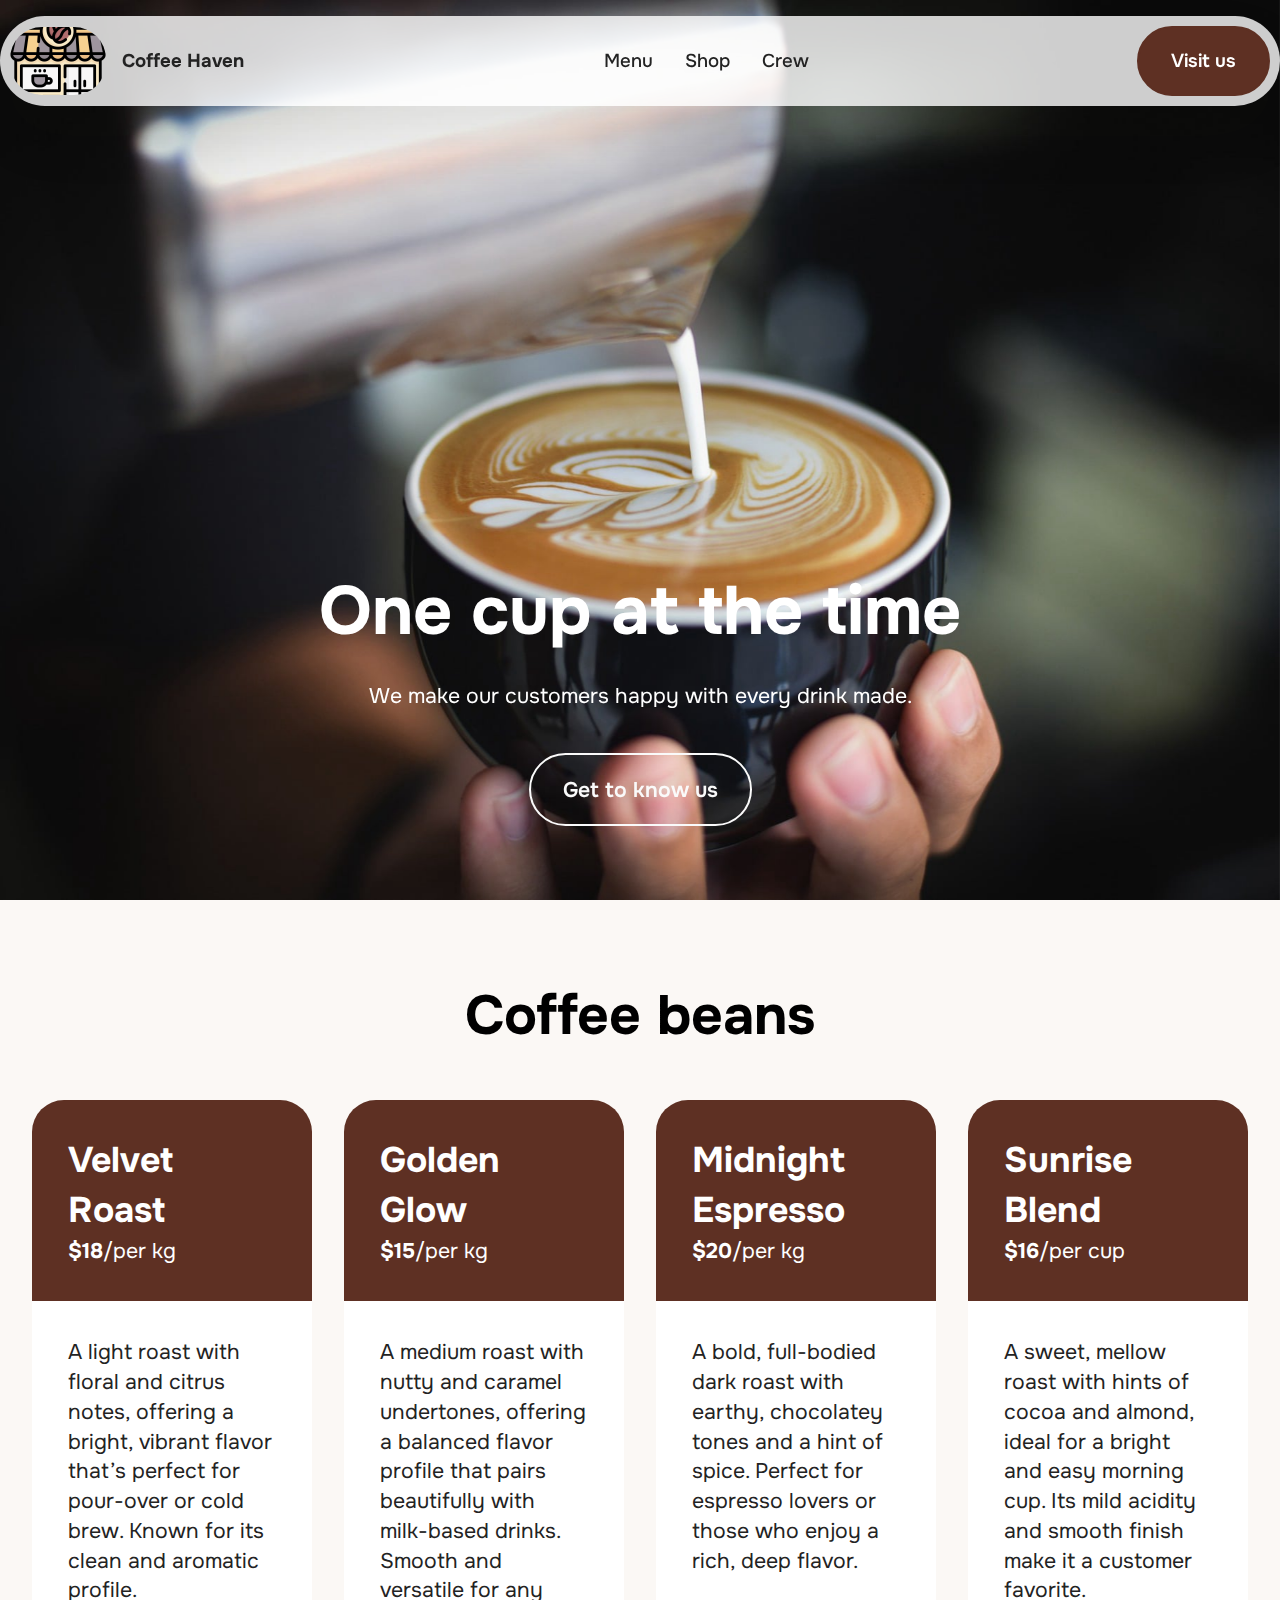
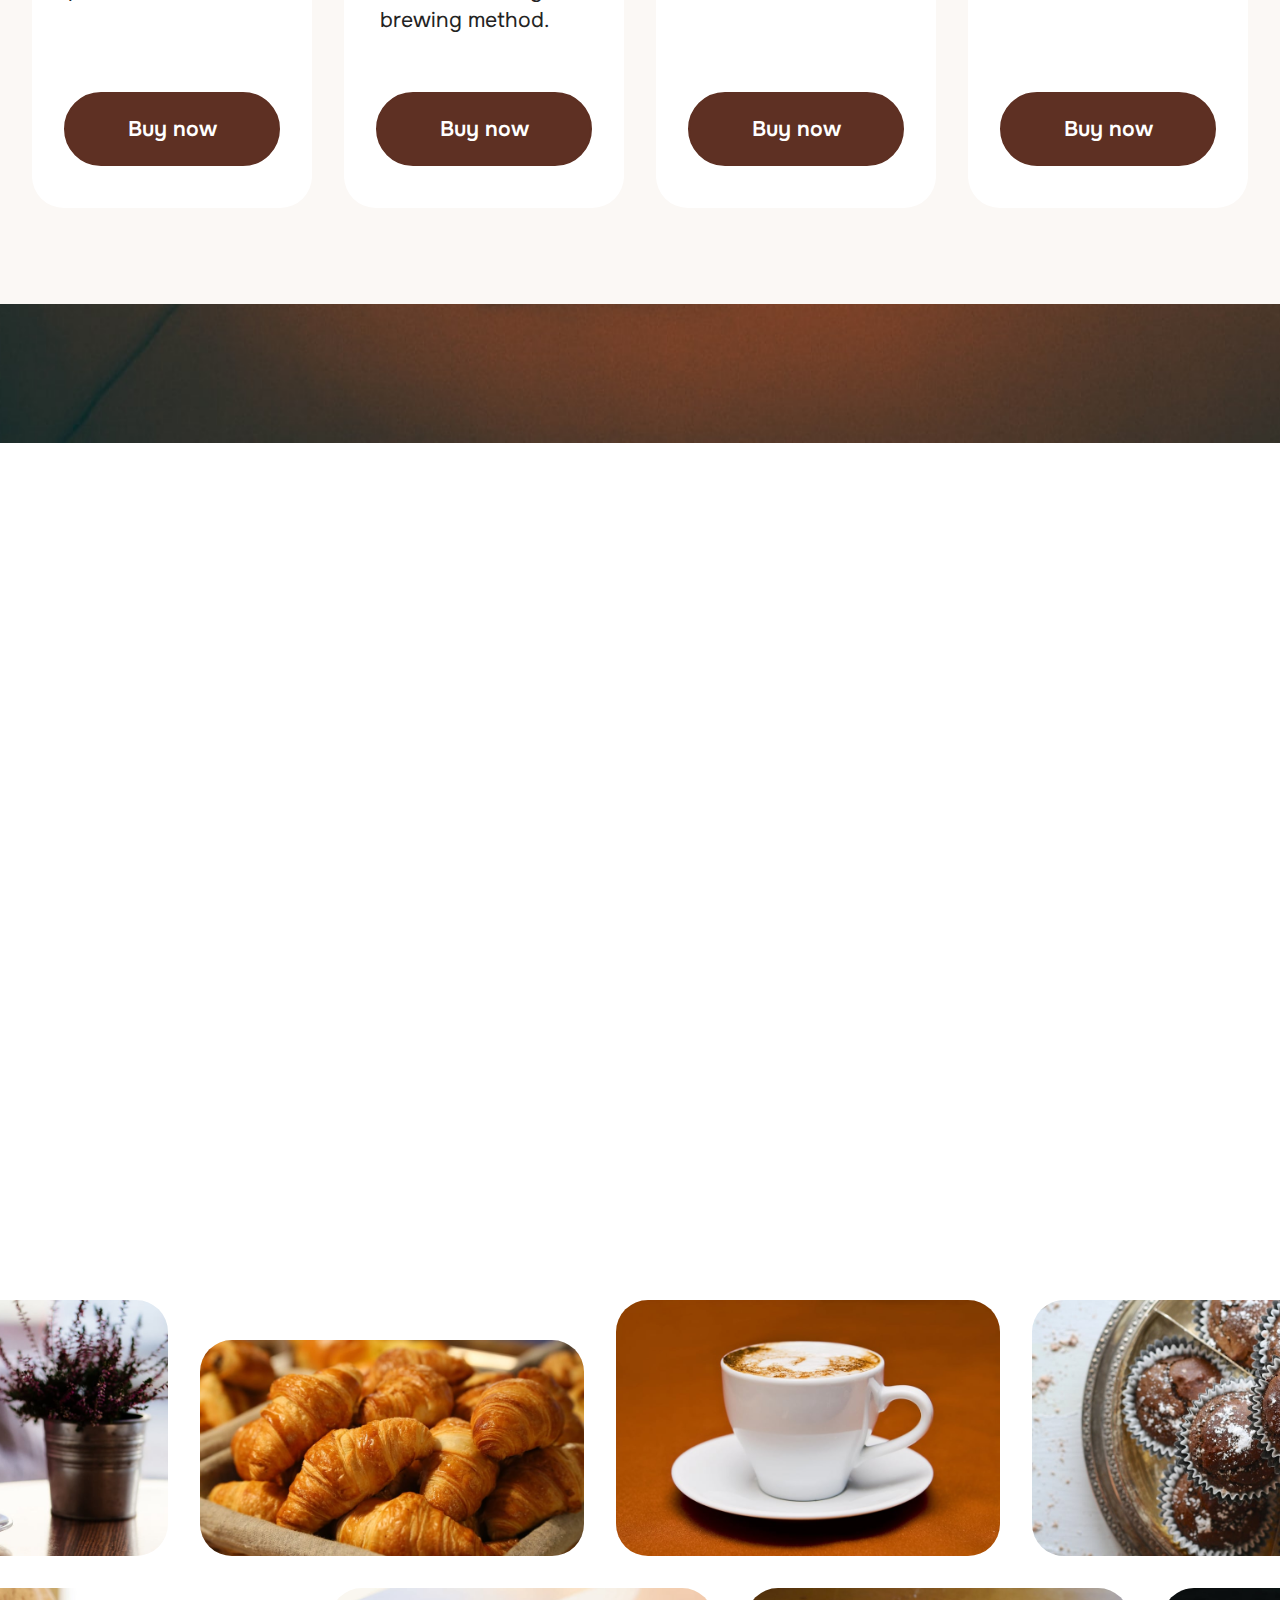
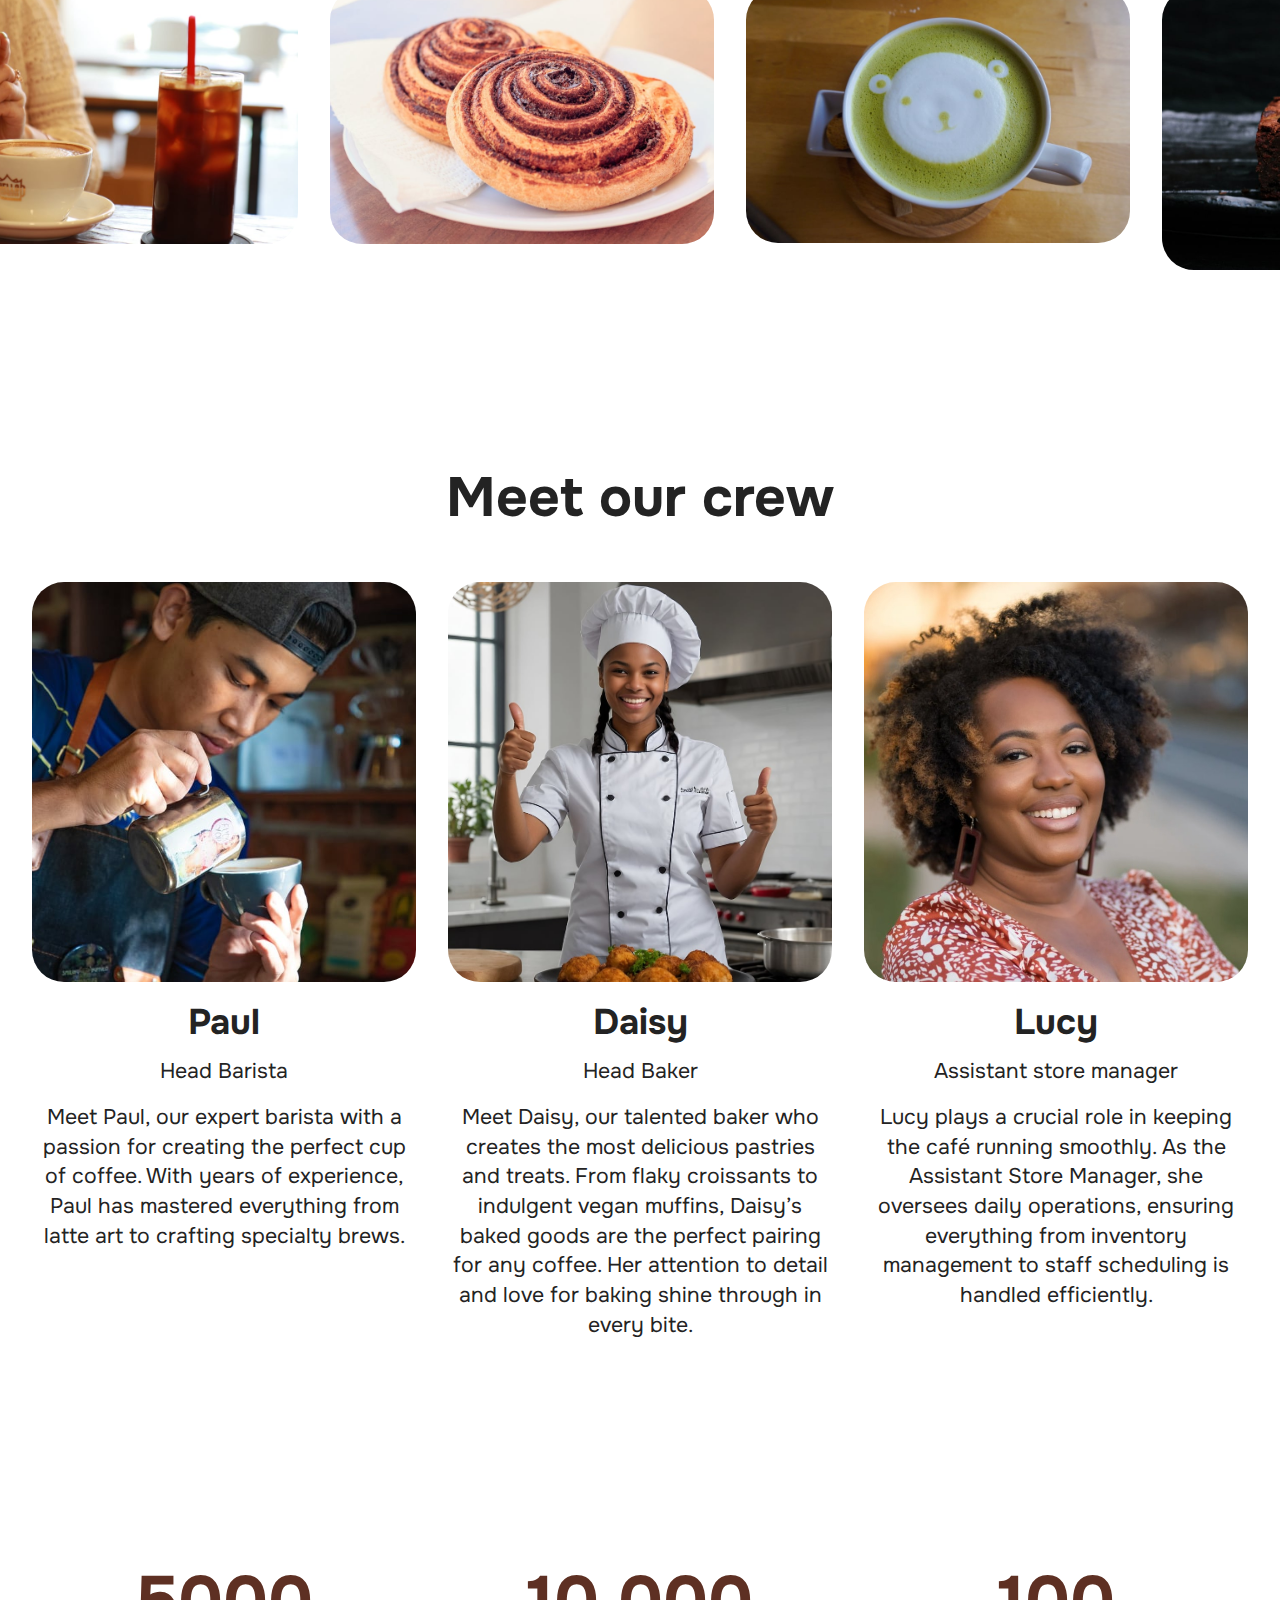
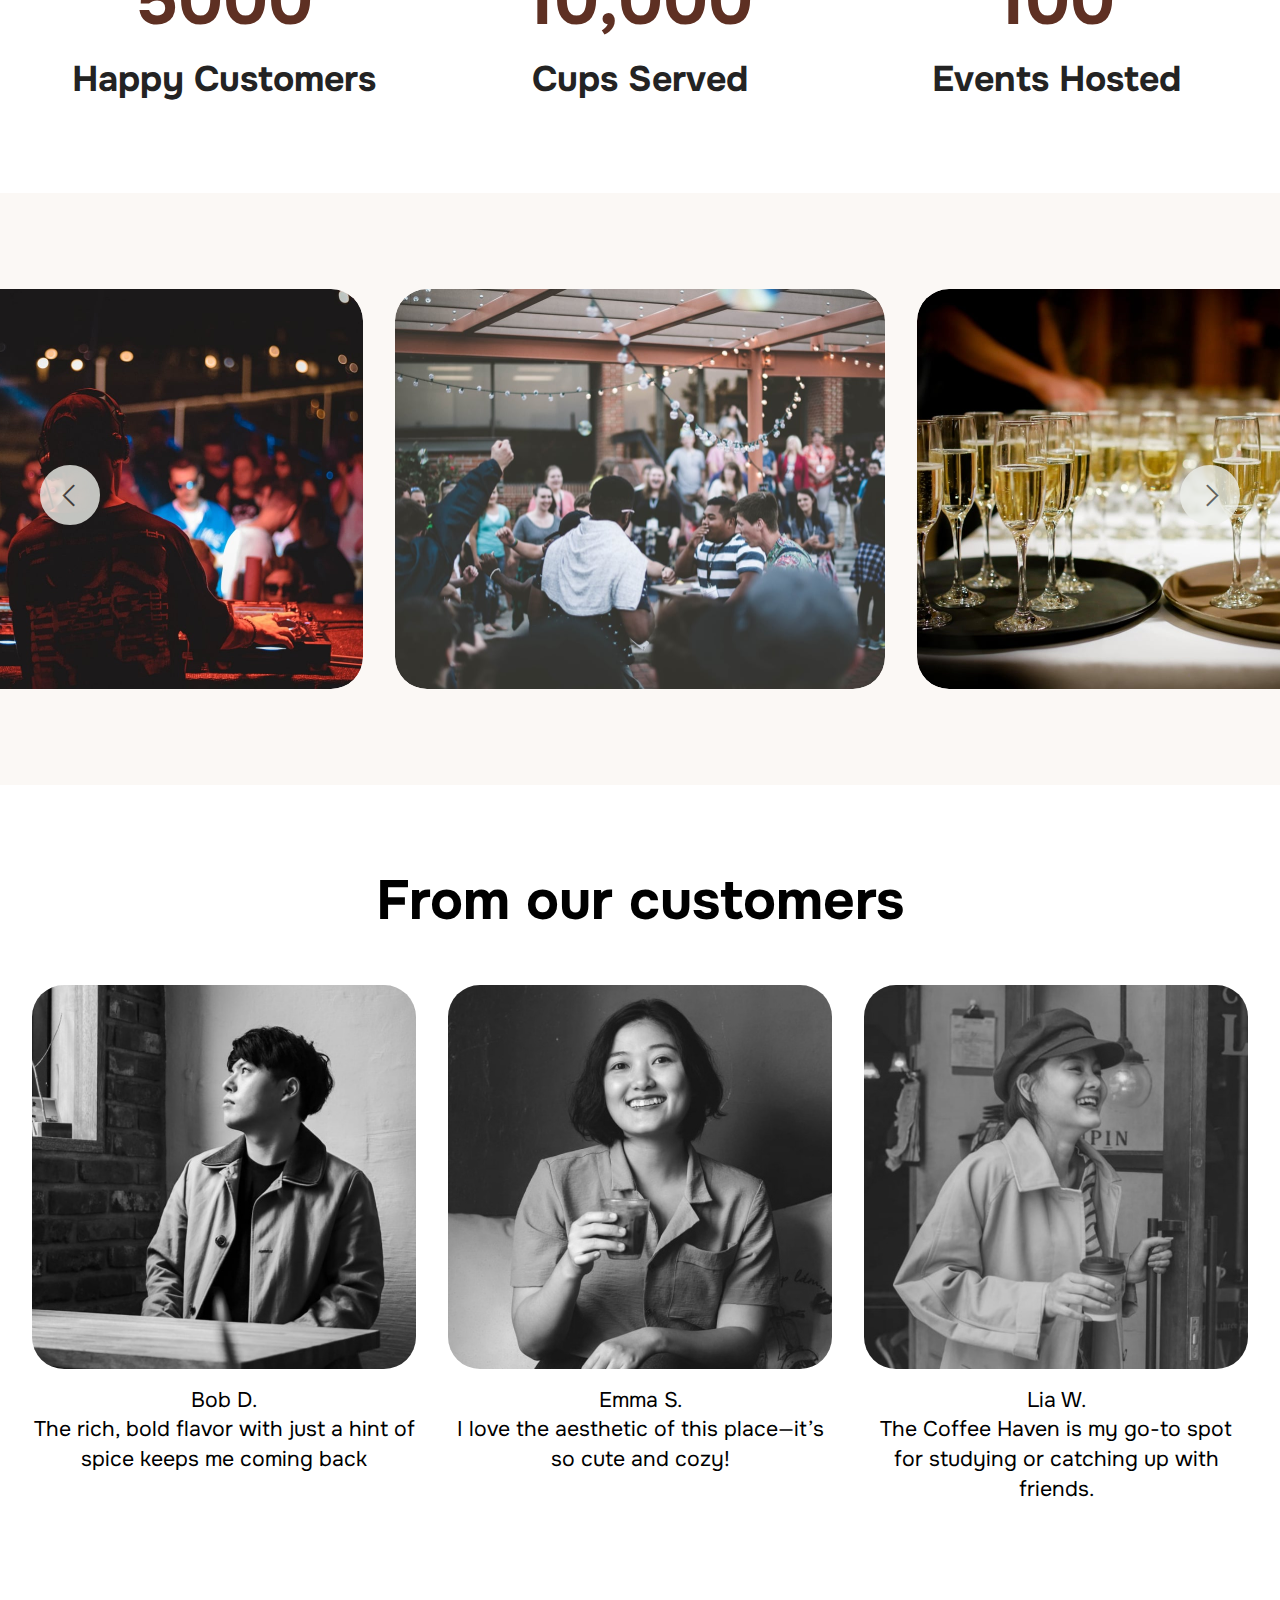
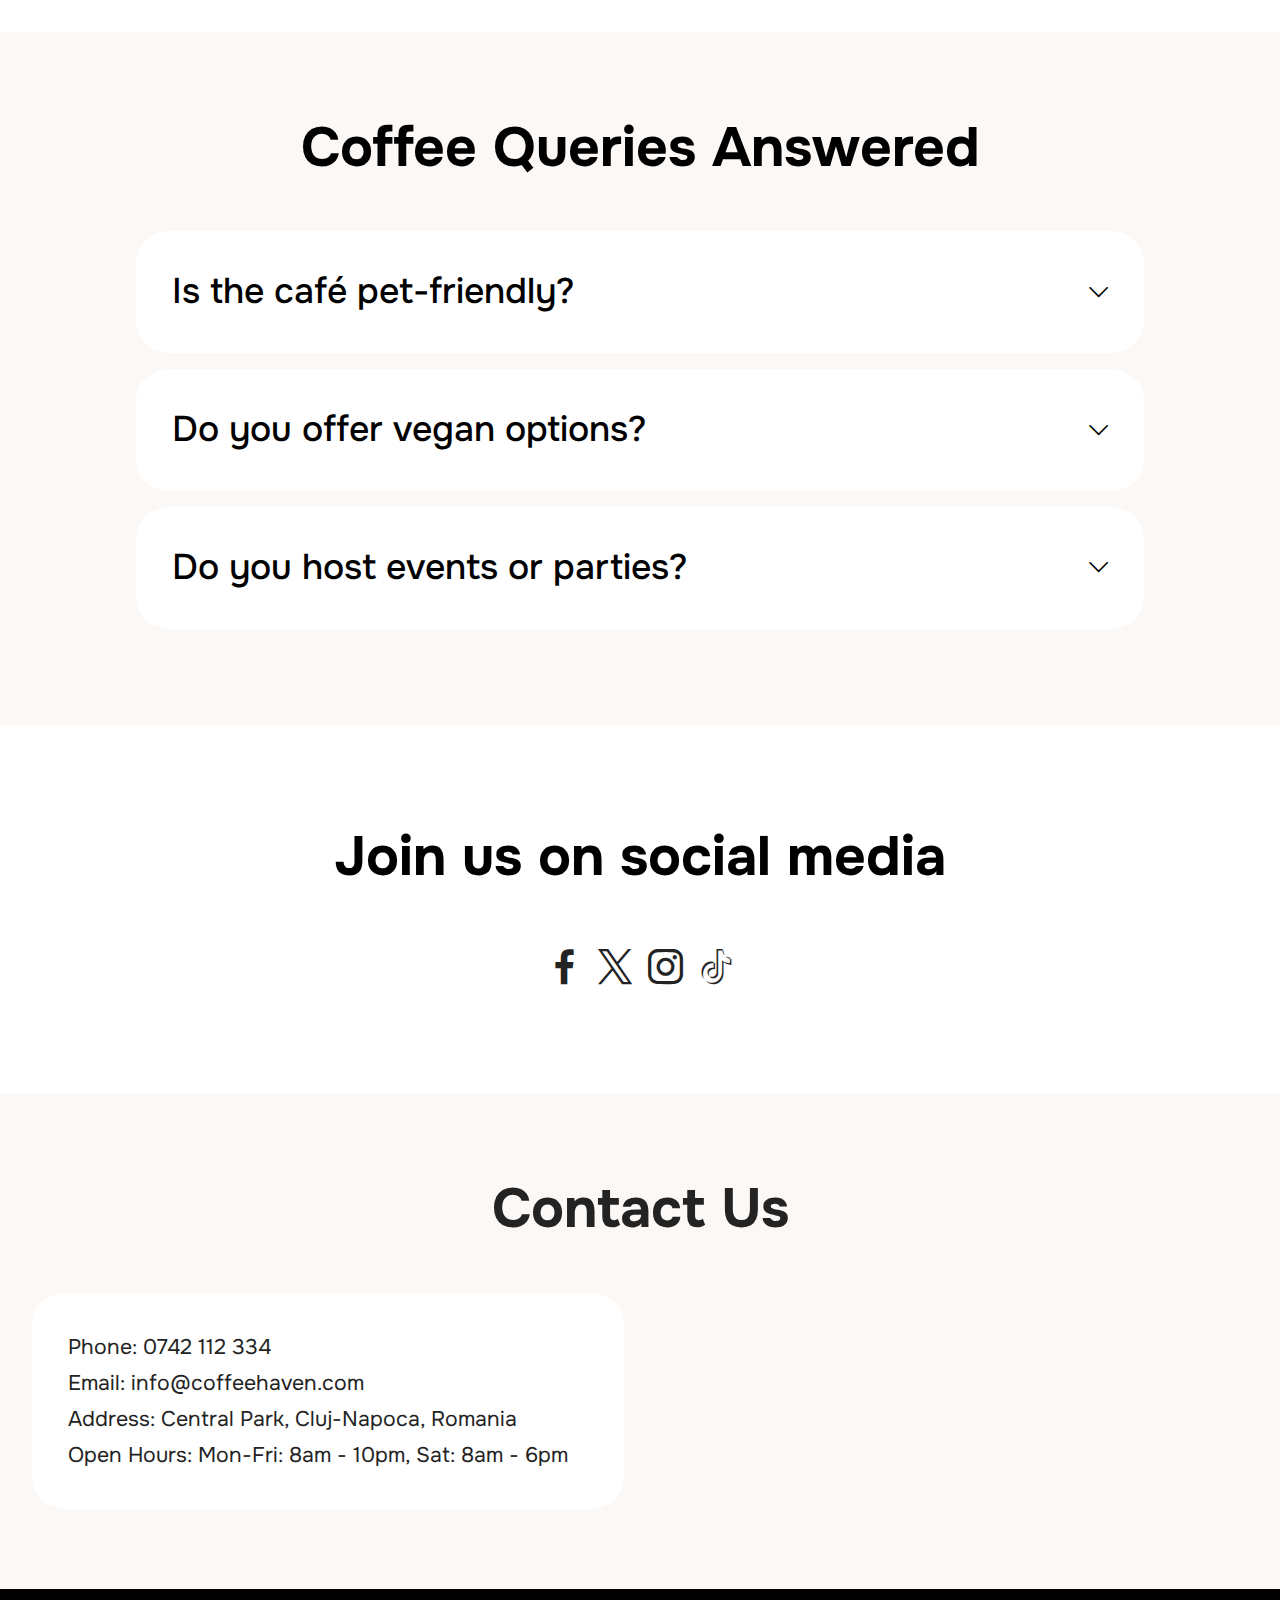
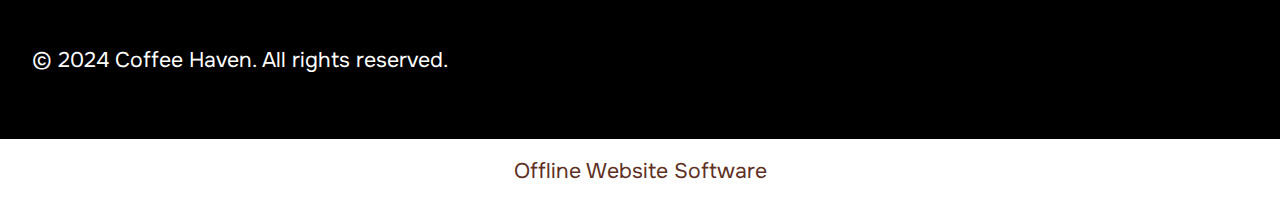
<file: index.html>
<!DOCTYPE html>
<html  >
<head>
  <!-- Site made with Mobirise Website Builder v5.9.18, https://mobirise.com -->
  <meta charset="UTF-8">
  <meta http-equiv="X-UA-Compatible" content="IE=edge">
  <meta name="generator" content="Mobirise v5.9.18, mobirise.com">
  <meta name="viewport" content="width=device-width, initial-scale=1, minimum-scale=1">
  <link rel="shortcut icon" href="assets/images/icon-192x192.png" type="image/x-icon">
  <meta name="description" content="">
  
  
  <title>Coffee Haven</title>
  <link rel="stylesheet" href="assets/web/assets/mobirise-icons2/mobirise2.css">
  <link rel="stylesheet" href="assets/bootstrap/css/bootstrap.min.css">
  <link rel="stylesheet" href="assets/bootstrap/css/bootstrap-grid.min.css">
  <link rel="stylesheet" href="assets/bootstrap/css/bootstrap-reboot.min.css">
  <link rel="stylesheet" href="assets/parallax/jarallax.css">
  <link rel="stylesheet" href="assets/dropdown/css/style.css">
  <link rel="stylesheet" href="assets/socicon/css/styles.css">
  <link rel="stylesheet" href="assets/theme/css/style.css">
  <link rel="preload" href="https://fonts.googleapis.com/css2?family=Onest:wght@400;700&display=swap&display=swap" as="style" onload="this.onload=null;this.rel='stylesheet'">
  <noscript><link rel="stylesheet" href="https://fonts.googleapis.com/css2?family=Onest:wght@400;700&display=swap&display=swap"></noscript>
  <link rel="preload" as="style" href="assets/mobirise/css/mbr-additional.css?v=NIAg50"><link rel="stylesheet" href="assets/mobirise/css/mbr-additional.css?v=NIAg50" type="text/css">

  
  
  
</head>
<body>
  
  <section data-bs-version="5.1" class="menu menu2 cid-uuYnG1Al1K" once="menu" id="menu-5-uuYnG1Al1K">
	

	<nav class="navbar navbar-dropdown navbar-fixed-top navbar-expand-lg">
		<div class="container">
			<div class="navbar-brand">
				<span class="navbar-logo">
					
						<img src="assets/images/icon-192x192.png" alt="logo" style="height: 4.3rem;">
					
				</span>
				<span class="navbar-caption-wrap"><a class="navbar-caption text-black text-primary display-4">Coffee Haven</a></span>
			</div>
			<button class="navbar-toggler" type="button" data-toggle="collapse" data-bs-toggle="collapse" data-target="#navbarSupportedContent" data-bs-target="#navbarSupportedContent" aria-controls="navbarNavAltMarkup" aria-expanded="false" aria-label="Toggle navigation">
				<div class="hamburger">
					<span></span>
					<span></span>
					<span></span>
					<span></span>
				</div>
			</button>
			<div class="collapse navbar-collapse" id="navbarSupportedContent">
				<ul class="navbar-nav nav-dropdown" data-app-modern-menu="true"><li class="nav-item">
						<a class="nav-link link text-black text-primary display-4" href="menu.html">Menu</a>
					</li>
					
					<li class="nav-item">
						<a class="nav-link link text-black text-primary display-4" href="index.html#pricing-cards-1-uuYnG1AtPt">Shop</a>
					</li><li class="nav-item"><a class="nav-link link text-black text-primary display-4" href="index.html#news-1-uuYnG1BJPI">Crew</a></li></ul>
				
				<div class="navbar-buttons mbr-section-btn"><a class="btn btn-primary display-4" href="index.html#contacts-2-uuYnG1CIPp">Visit us</a></div>
			</div>
		</div>
	</nav>
</section>

<section data-bs-version="5.1" class="header16 cid-uuYnG1Axy2 mbr-fullscreen mbr-parallax-background" id="hero-17-uuYnG1Axy2">
  
  
  <div class="container-fluid">
    <div class="row">
      <div class="content-wrap col-12 col-md-12">
        <h1 class="mbr-section-title mbr-fonts-style mbr-white mb-4 display-1">
          <strong>One cup at the time</strong></h1>
        
        <p class="mbr-fonts-style mbr-text mbr-white mb-4 display-7">We make our customers happy with every drink made.</p>
        <div class="mbr-section-btn"><a class="btn btn-white-outline display-7" href="index.html#faq-1-uuYnG1C2hD">Get to know us</a></div>
      </div>
    </div>
  </div>
</section>

<section data-bs-version="5.1" class="pricing1 cid-uuYnG1AtPt" id="pricing-cards-1-uuYnG1AtPt">
    
    
    <div class="container-fluid">
        <div class="row justify-content-center">
            <div class="col-12 content-head">
                <div class="mbr-section-head mb-5">
                    <h4 class="mbr-section-title mbr-fonts-style align-center mb-0 display-2">
                        <strong>Coffee beans</strong></h4>
                    
                </div>
            </div>
        </div>
        <div class="row">
            <div class="item features-without-image col-12 col-md-6 col-lg-3 item-mb active">
                <div class="item-wrapper">
                    <div class="item-head">
                        <h5 class="item-title mbr-fonts-style mb-0 display-5"><strong>Velvet </strong><br><strong>Roast</strong></h5>
                        <h6 class="item-subtitle mbr-fonts-style mt-0 mb-0 display-7">
                            <strong>$18</strong>/per kg</h6>
                    </div>
                    <div class="item-content">
                        <p class="mbr-text mbr-fonts-style display-7">A light roast with floral and citrus notes, offering a bright, vibrant flavor that’s perfect for pour-over or cold brew. Known for its clean and aromatic profile.</p>
                    </div>
                    <div class="mbr-section-btn item-footer"><a href="" class="btn item-btn btn-primary display-7">Buy now</a></div>
                </div>
            </div><div class="item features-without-image col-12 col-md-6 col-lg-3 item-mb">
                <div class="item-wrapper">
                    <div class="item-head">
                        <h5 class="item-title mbr-fonts-style mb-0 display-5"><strong>Golden </strong><br><strong>Glow</strong></h5>
                        <h6 class="item-subtitle mbr-fonts-style mt-0 mb-0 display-7">
                            <strong>$15</strong>/per kg</h6>
                    </div>
                    <div class="item-content">
                        <p class="mbr-text mbr-fonts-style display-7">A medium roast with nutty and caramel undertones, offering a balanced flavor profile that pairs beautifully with milk-based drinks. Smooth and versatile for any brewing method.</p>
                    </div>
                    <div class="mbr-section-btn item-footer"><a href="" class="btn item-btn btn-primary display-7">Buy now</a></div>
                </div>
            </div>
            <div class="item features-without-image col-12 col-md-6 col-lg-3 item-mb">
                <div class="item-wrapper">
                    <div class="item-head">
                        <h5 class="item-title mbr-fonts-style mb-0 display-5"><strong>Midnight Espresso</strong></h5>
                        <h6 class="item-subtitle mbr-fonts-style mt-0 mb-0 display-7">
                            <strong>$20</strong>/per kg</h6>
                    </div>
                    <div class="item-content">
                        <p class="mbr-text mbr-fonts-style display-7">A bold, full-bodied dark roast with earthy, chocolatey tones and a hint of spice. Perfect for espresso lovers or those who enjoy a rich, deep flavor.</p>
                    </div>
                    <div class="mbr-section-btn item-footer"><a href="" class="btn item-btn btn-primary display-7">Buy now</a></div>
                </div>
            </div>

            <div class="item features-without-image col-12 col-md-6 col-lg-3 item-mb">
                <div class="item-wrapper">
                    <div class="item-head">
                        <h5 class="item-title mbr-fonts-style mb-0 display-5"><strong>Sunrise Blend</strong></h5>
                        <h6 class="item-subtitle mbr-fonts-style mt-0 mb-0 display-7">
                            <strong>$16</strong>/per cup
                        </h6>
                    </div>
                    <div class="item-content">
                        <p class="mbr-text mbr-fonts-style display-7">A sweet, mellow roast with hints of cocoa and almond, ideal for a bright and easy morning cup. Its mild acidity and smooth finish make it a customer favorite.</p>
                    </div>
                    <div class="mbr-section-btn item-footer"><a href="" class="btn item-btn btn-primary display-7">Buy now</a></div>
                </div>
            </div>

            
        </div>
    </div>
</section>

<section data-bs-version="5.1" class="image02 cid-uuYnG1AfZK mbr-fullscreen mbr-parallax-background" id="image-13-uuYnG1AfZK">
    
    
    <div class="container">
        <div class="row"></div>
    </div>
</section>

<section data-bs-version="5.1" class="gallery4 cid-uuYnG1B6HC" id="gallery-12-uuYnG1B6HC">
  
  
  <div class="container-fluid gallery-wrapper">
    <div class="row justify-content-center">
      <div class="col-12 content-head">
        
      </div>
    </div>
    <div class="grid-container">
      <div class="grid-container-1" style="transform: translate3d(-200px, 0px, 0px);">
        <div class="grid-item">
          <img src="assets/images/mbr-921x614.jpg" alt="cinnamon drink">
        </div>
        <div class="grid-item">
          <img src="assets/images/mbr-921x517.jpg" alt="croissant">
        </div>
        <div class="grid-item">
          <img src="assets/images/mbr-1-921x614.jpg" alt="cappucino">
        </div>
        <div class="grid-item">
          <img src="assets/images/mbr-2-921x614.jpg" alt="muffin">
        </div>
      </div>
      <div class="grid-container-2" style="transform: translate3d(-70px, 0px, 0px);">
        <div class="grid-item">
          <img src="assets/images/mbr-3-921x614.jpg" alt="coffee">
        </div>
        <div class="grid-item">
          <img src="assets/images/mbr-4-921x614.jpg" alt="cinnamon rolls">
        </div>
        <div class="grid-item">
          <img src="assets/images/mbr-921x612.jpg" alt="matcha">
        </div>
        <div class="grid-item">
          <img src="assets/images/mbr-921x678.jpg" alt="brownie">
        </div>
      </div>
    </div>
  </div>
</section>

<section data-bs-version="5.1" class="features03 cid-uuYnG1BJPI" id="news-1-uuYnG1BJPI">
  
  
  <div class="container-fluid">
    <div class="row justify-content-center mb-5">
      <div class="col-12 content-head">
        <div class="mbr-section-head">
          <h4 class="mbr-section-title mbr-fonts-style align-center mb-0 display-2">
            <strong>Meet our crew</strong></h4>
          
        </div>
      </div>
    </div>
    <div class="row">
      <div class="item features-image col-12 col-md-6 col-lg-4 active">
        <div class="item-wrapper">
          <div class="item-img mb-3">
            <img src="assets/images/mbr-883x589.jpg" alt="Paul Davis" title="">
          </div>
          <div class="item-content align-left">
            <h5 class="item-title mbr-fonts-style mt-0 mb-2 display-5">
              <strong>Paul</strong></h5>
            <p class="mbr-text mbr-fonts-style mb-3 display-7">Head Barista</p>
            <p class="mbr-text mbr-fonts-style mb-3 display-7">Meet Paul, our expert barista with a passion for creating the perfect cup of coffee. With years of experience, Paul has mastered everything from latte art to crafting specialty brews.</p>
            
          </div>
        </div>
      </div>
      <div class="item features-image col-12 col-md-6 col-lg-4">
        <div class="item-wrapper">
          <div class="item-img mb-3">
            <img src="assets/images/mbr-883x1561.jpg" alt="Daisy Stuart" title="" data-slide-to="1" data-bs-slide-to="1">
          </div>
          <div class="item-content align-left">
            <h5 class="item-title mbr-fonts-style mb-2 mt-0 display-5">
              <strong>Daisy</strong></h5>
            <p class="mbr-text mbr-fonts-style mb-3 display-7">Head&nbsp;Baker</p>
            <p class="mbr-text mbr-fonts-style mb-3 display-7">Meet Daisy, our talented baker who creates the most delicious pastries and treats. From flaky croissants to indulgent vegan muffins, Daisy’s baked goods are the perfect pairing for any coffee. Her attention to detail and love for baking shine through in every bite.</p>
            
          </div>
        </div>
      </div>
      <div class="item features-image col-12 col-md-6 col-lg-4">
        <div class="item-wrapper">
          <div class="item-img mb-3">
            <img src="assets/images/mbr-1-883x1325.jpeg" alt="Lucy Gray" title="" data-slide-to="2" data-bs-slide-to="2">
          </div>
          <div class="item-content align-left">
            <h5 class="item-title mbr-fonts-style mb-2 mt-0 display-5">
              <strong>Lucy</strong></h5>
            <p class="mbr-text mbr-fonts-style mb-3 display-7">Assistant store manager</p>
            <p class="mbr-text mbr-fonts-style mb-3 display-7">Lucy plays a crucial role in keeping the café running smoothly. As the Assistant Store Manager, she oversees daily operations, ensuring everything from inventory management to staff scheduling is handled efficiently.</p>
            
          </div>
        </div>
      </div>
      
    </div>
  </div>
</section>

<section data-bs-version="5.1" class="features023 cid-uuYnG1B6xc" id="metrics-1-uuYnG1B6xc">

    

    
    
    <div class="container">
        
        <div class="row content-row justify-content-center">
            <div class="item features-without-image col-12 col-md-6 col-lg-4 item-mb">
                <div class="item-wrapper">
                    <div class="title mb-2 mb-md-3">
                        <span class="num mbr-fonts-style display-1">
                            <strong>5000</strong></span>
                    </div>
                    <h4 class="card-title mbr-fonts-style display-5">
                        <strong>Happy Customers</strong>
                    </h4>
                    
                </div>
            </div>
            <div class="item features-without-image col-12 col-md-6 col-lg-4 item-mb">
                <div class="item-wrapper">
                    <div class="title mb-2 mb-md-3">
                        <span class="num mbr-fonts-style display-1">
                            <strong>10,000</strong></span>
                    </div>
                    <h4 class="card-title mbr-fonts-style display-5">
                        <strong>Cups Served</strong>
                    </h4>
                    
                </div>
            </div>
            <div class="item features-without-image col-12 col-md-6 col-lg-4 item-mb">
                <div class="item-wrapper">
                    <div class="title mb-2 mb-md-3">
                        <span class="num mbr-fonts-style display-1">
                            <strong>100</strong></span>
                    </div>
                    <h4 class="card-title mbr-fonts-style display-5">
                        <strong>Events Hosted</strong></h4>
                    
                </div>
            </div>
        </div>
    </div>
</section>

<section data-bs-version="5.1" class="slider4 mbr-embla cid-uuYnG1BVU0" id="gallery-13-uuYnG1BVU0">
  
  
  <div class="container-fluid">
    
    <div class="row">
      <div class="col-12">
        <div class="embla position-relative" data-skip-snaps="true" data-align="center" data-contain-scroll="trimSnaps" data-loop="true" data-auto-play="true" data-auto-play-interval="4" data-draggable="true">
          <div class="embla__viewport">
            <div class="embla__container">
              <div class="embla__slide slider-image item" style="margin-left: 1rem; margin-right: 1rem;">
                <div class="slide-content">
                  <div class="item-img">
                    <div class="item-wrapper">
                      <img src="assets/images/mbr-1200x801.jpg" alt="birthday party" title="">
                    </div>
                  </div>
                </div>
              </div>
              <div class="embla__slide slider-image item" style="margin-left: 1rem; margin-right: 1rem;">
                <div class="slide-content">
                  <div class="item-img">
                    <div class="item-wrapper">
                      <img src="assets/images/mbr-1200x800.jpg" alt="champagne" title="">
                    </div>
                  </div>
                </div>
              </div>
              <div class="embla__slide slider-image item" style="margin-left: 1rem; margin-right: 1rem;">
                <div class="slide-content">
                  <div class="item-img">
                    <div class="item-wrapper">
                      <img src="assets/images/mbr-1200x829.jpg" alt="food" title="">
                    </div>
                  </div>
                </div>
              </div>
              <div class="embla__slide slider-image item" style="margin-left: 1rem; margin-right: 1rem;">
                <div class="slide-content">
                  <div class="item-img">
                    <div class="item-wrapper">
                      <img src="assets/images/mbr-1-1200x800.jpg" alt="social gathering" title="">
                    </div>
                  </div>
                </div>
              </div>
              <div class="embla__slide slider-image item" style="margin-left: 1rem; margin-right: 1rem;">
                <div class="slide-content">
                  <div class="item-img">
                    <div class="item-wrapper">
                      <img src="assets/images/mbr-2-1200x800.jpg" alt="party" title="">
                    </div>
                  </div>
                </div>
              </div>
            </div>
          </div>
          <button class="embla__button embla__button--prev">
            <span class="mobi-mbri mobi-mbri-arrow-prev" aria-hidden="true"></span>
            <span class="sr-only visually-hidden visually-hidden">Previous</span>
          </button>
          <button class="embla__button embla__button--next">
            <span class="mobi-mbri mobi-mbri-arrow-next" aria-hidden="true"></span>
            <span class="sr-only visually-hidden visually-hidden">Next</span>
          </button>
        </div>
      </div>
    </div>
  </div>
</section>

<section data-bs-version="5.1" class="clients04 cid-uuYnG1CgD0" id="partners-1-uuYnG1CgD0">
    
    
    <div class="container-fluid">
        <div class="row justify-content-center mb-5">
            <div class="col-12 content-head">
                <div class="mbr-section-head">
                    <h4 class="mbr-section-title mbr-fonts-style align-center mb-0 display-2">
                        <strong>From our customers</strong><strong><br></strong>
                    </h4>
                    
                </div>
            </div>
        </div>
        <div class="row">
            <div class="item features-image col-12 col-md-6 col-sm-6 col-lg-4 active">
                <div class="item-wrapper">
                    <div class="">
                        <img src="assets/images/mbr-883x1369.jpeg" alt="Bob Duncan" title="" data-slide-to="1" data-bs-slide-to="1">
                    </div>
                    <div class="item-content align-left">
                        <h5 class="item-title mbr-fonts-style mt-3 mb-3 display-7">
                            Bob D.<br>The rich, bold flavor with just a hint of spice keeps me coming back</h5>
                    </div>
                </div>
            </div>
            <div class="item features-image col-12 col-md-6 col-sm-6 col-lg-4">
                <div class="item-wrapper">
                    <div class="">
                        <img src="assets/images/mbr-883x1325.jpeg" alt="Emma Smith" title="" data-slide-to="2" data-bs-slide-to="2">
                    </div>
                    <div class="item-content align-left">
                        <h5 class="item-title mbr-fonts-style mt-3 mb-3 display-7">
                            Emma S.<br>I love the aesthetic of this place—it’s so cute and cozy!</h5>
                    </div>
                </div>
            </div>
            <div class="item features-image col-12 col-md-6 col-sm-6 col-lg-4">
                <div class="item-wrapper">
                    <div class="">
                        <img src="assets/images/mbr-883x1329.jpeg" alt="Lia Webbster" title="" data-slide-to="3" data-bs-slide-to="3">
                    </div>
                    <div class="item-content align-left">
                        <h5 class="item-title mbr-fonts-style mt-3 mb-3 display-7">
                            Lia W.<br>The Coffee Haven is my go-to spot for studying or catching up with friends.</h5>
                    </div>
                </div>
            </div>
            
            
            
        </div>
    </div>
</section>

<section data-bs-version="5.1" class="list1 cid-uuYnG1C2hD" id="faq-1-uuYnG1C2hD">
    
    
    <div class="container">
        <div class="row justify-content-center">
            <div class="col-12 col-md-12 col-lg-10 m-auto">
                <div class="content">
                    <div class="row justify-content-center mb-5">
                        <div class="col-12 content-head">
                            <div class="mbr-section-head">
                                <h4 class="mbr-section-title mbr-fonts-style align-center mb-0 display-2">
                                    <strong>Coffee Queries Answered</strong>
                                </h4>
                                
                            </div>
                        </div>
                    </div>
                    <div id="bootstrap-accordion_9" class="panel-group accordionStyles accordion" role="tablist" aria-multiselectable="true">
                        <div class="card">
                            <div class="card-header" role="tab" id="headingOne">
                                <a role="button" class="panel-title collapsed" data-toggle="collapse" data-bs-toggle="collapse" data-core="" href="#collapse1_9" aria-expanded="false" aria-controls="collapse1">
                                    <h6 class="panel-title-edit mbr-semibold mbr-fonts-style mb-0 display-5">Is the café pet-friendly?</h6>
                                    <span class="sign mbr-iconfont mobi-mbri-arrow-down"></span>
                                </a>
                            </div>
                            <div id="collapse1_9" class="panel-collapse noScroll collapse" role="tabpanel" aria-labelledby="headingOne" data-parent="#accordion" data-bs-parent="#bootstrap-accordion_9">
                                <div class="panel-body">
                                    <p class="mbr-fonts-style panel-text display-7">Yes! We love having furry friends join us, and we offer a cozy outdoor seating area where pets are welcome. Bring your pup along for a treat while you enjoy your coffee! Please make sure your pet is comfortable and on a leash while visiting. We even have some special dog-friendly snacks available—just ask!<br></p>
                                </div>
                            </div>
                        </div>
                        <div class="card">
                            <div class="card-header" role="tab" id="headingOne">
                                <a role="button" class="panel-title collapsed" data-toggle="collapse" data-bs-toggle="collapse" data-core="" href="#collapse2_9" aria-expanded="false" aria-controls="collapse2">
                                    <h6 class="panel-title-edit mbr-semibold mbr-fonts-style mb-0 display-5">Do you offer vegan options?</h6>
                                    <span class="sign mbr-iconfont mobi-mbri-arrow-down"></span>
                                </a>
                            </div>
                            <div id="collapse2_9" class="panel-collapse noScroll collapse" role="tabpanel" aria-labelledby="headingOne" data-parent="#accordion" data-bs-parent="#bootstrap-accordion_9">
                                <div class="panel-body">
                                    <p class="mbr-fonts-style panel-text display-7">Yes, we offer a variety of delicious vegan options! From plant-based milk choices like almond, oat, and soy, to vegan pastries and savory snacks, we’ve got something for everyone. Whether you’re craving a creamy vegan latte or a tasty vegan muffin, we’ve got you covered!</p>
                                </div>
                            </div>
                        </div>
                        <div class="card">
                            <div class="card-header" role="tab" id="headingOne">
                                <a role="button" class="panel-title collapsed" data-toggle="collapse" data-bs-toggle="collapse" data-core="" href="#collapse3_9" aria-expanded="false" aria-controls="collapse3">
                                    <h6 class="panel-title-edit mbr-semibold mbr-fonts-style mb-0 display-5">Do you host events or parties?</h6>
                                    <span class="sign mbr-iconfont mobi-mbri-arrow-down"></span>
                                </a>
                            </div>
                            <div id="collapse3_9" class="panel-collapse noScroll collapse" role="tabpanel" aria-labelledby="headingOne" data-parent="#accordion" data-bs-parent="#bootstrap-accordion_9">
                                <div class="panel-body">
                                    <p class="mbr-fonts-style panel-text display-7">Of course!&nbsp;Whether it's a cozy gathering for friends, a birthday celebration, or a coffee-tasting workshop, our space is perfect for any occasion. We also host special events like live music nights, latte art classes, and seasonal pop-up events. Contact us to learn more about booking and availability!</p>
                                </div>
                            </div>
                        </div>
                        
                        
                        
                    </div>
                </div>
            </div>
        </div>
    </div>
</section>

<section data-bs-version="5.1" class="social05 cid-uuYnG1C9MH" id="follow-us-2-uuYnG1C9MH">
    

    

    <div class="container">
        <div class="row">
            <h3 class="mbr-section-title align-center mb-5 mbr-fonts-style display-2">
                <strong>Join us on social media</strong></h3>
            <div class="col-12">
                <div class="social-row">
                    <div class="soc-item">
                        
                            <span class="mbr-iconfont socicon-facebook socicon" style="font-size: 35px;"></span>
                        
                    </div>
                    <div class="soc-item">
                        
                            <span class="mbr-iconfont socicon-twitter socicon" style="font-size: 35px;"></span>
                        
                    </div>
                    <div class="soc-item">
                        
                            <span class="mbr-iconfont socicon-instagram socicon" style="font-size: 35px;"></span>
                        
                    </div>
                    <div class="soc-item">
                        
                            <span class="mbr-iconfont socicon-tiktok socicon" style="font-size: 35px;"></span>
                        
                    </div>
                    
                </div>
            </div>
        </div>
    </div>
</section>

<section data-bs-version="5.1" class="contacts02 map1 cid-uuYnG1CIPp" id="contacts-2-uuYnG1CIPp">

    

    
    <div class="container">
        <div class="row justify-content-center">
            <div class="col-12 content-head">
                <div class="mbr-section-head mb-5">
                    <h3 class="mbr-section-title mbr-fonts-style align-center mb-0 display-2">
                        <strong>Contact Us</strong>
                    </h3>
                    
                </div>
            </div>
        </div>
        <div class="row justify-content-center">
            <div class="card col-12 col-md-12 col-lg-6">
                <div class="card-wrapper">
                    <div class="text-wrapper">
                        
                        <ul class="list mbr-fonts-style display-7">
                            <li class="mbr-text item-wrap">
                            Phone:                                
                            <a href="tel:+1-800-COFFEE" class="text-black">0</a>742 112 334</li> 

                            <li class="mbr-text item-wrap">                            
                            Email:
                            info@coffeehaven.com                        
                            </li>

                            <li class="mbr-text item-wrap">                        
                            Address: Central Park, Cluj-Napoca, Romania
                            </li>

                            <li class="mbr-text item-wrap">
                            Open Hours:
                            Mon-Fri: 8am - 10pm, Sat: 8am - 6pm
                            </li>
                        </ul>
                    </div>
                </div>
            </div>
            <div class="map-wrapper col-md-12 col-lg-6">
                <div class="google-map"><iframe frameborder="0" style="border:0" src="https://www.google.com/maps/embed/v1/place?key=AIzaSyB7QWkvlxV39ZsyKvhZRjPGVqlJFvxxNkw&amp;q=Parcul Central, Cluj-Napoca" allowfullscreen=""></iframe></div>
            </div>
        </div>
    </div>
</section>

<section data-bs-version="5.1" class="footer2 cid-uuYnG1DfTv" once="footers" id="footer-5-uuYnG1DfTv">
    

    
    

    <div class="container">
        <div class="row">
            <div class="col-12 col-lg-6 center mt-2 mb-3">
                <p class="mbr-fonts-style copyright mb-0 display-7">© 2024 Coffee Haven. All rights reserved.</p>
            </div>
            
        </div>
    </div>
</section><section class="display-7" style="padding: 0;align-items: center;justify-content: center;flex-wrap: wrap;    align-content: center;display: flex;position: relative;height: 4rem;"><a href="https://mobiri.se/3589180" style="flex: 1 1;height: 4rem;position: absolute;width: 100%;z-index: 1;"><img alt="" style="height: 4rem;" src="[data-uri]"></a><p style="margin: 0;text-align: center;" class="display-7">&#8204;</p><a style="z-index:1" href="https://mobirise.com/offline-website-builder.html">Offline Website Software</a></section><script src="assets/bootstrap/js/bootstrap.bundle.min.js"></script>  <script src="assets/parallax/jarallax.js"></script>  <script src="assets/smoothscroll/smooth-scroll.js"></script>  <script src="assets/ytplayer/index.js"></script>  <script src="assets/dropdown/js/navbar-dropdown.js"></script>  <script src="assets/scrollgallery/scroll-gallery.js"></script>  <script src="assets/embla/embla.min.js"></script>  <script src="assets/embla/script.js"></script>  <script src="assets/mbr-switch-arrow/mbr-switch-arrow.js"></script>  <script src="assets/theme/js/script.js"></script>  
  
  
</body>
</html>
</file>
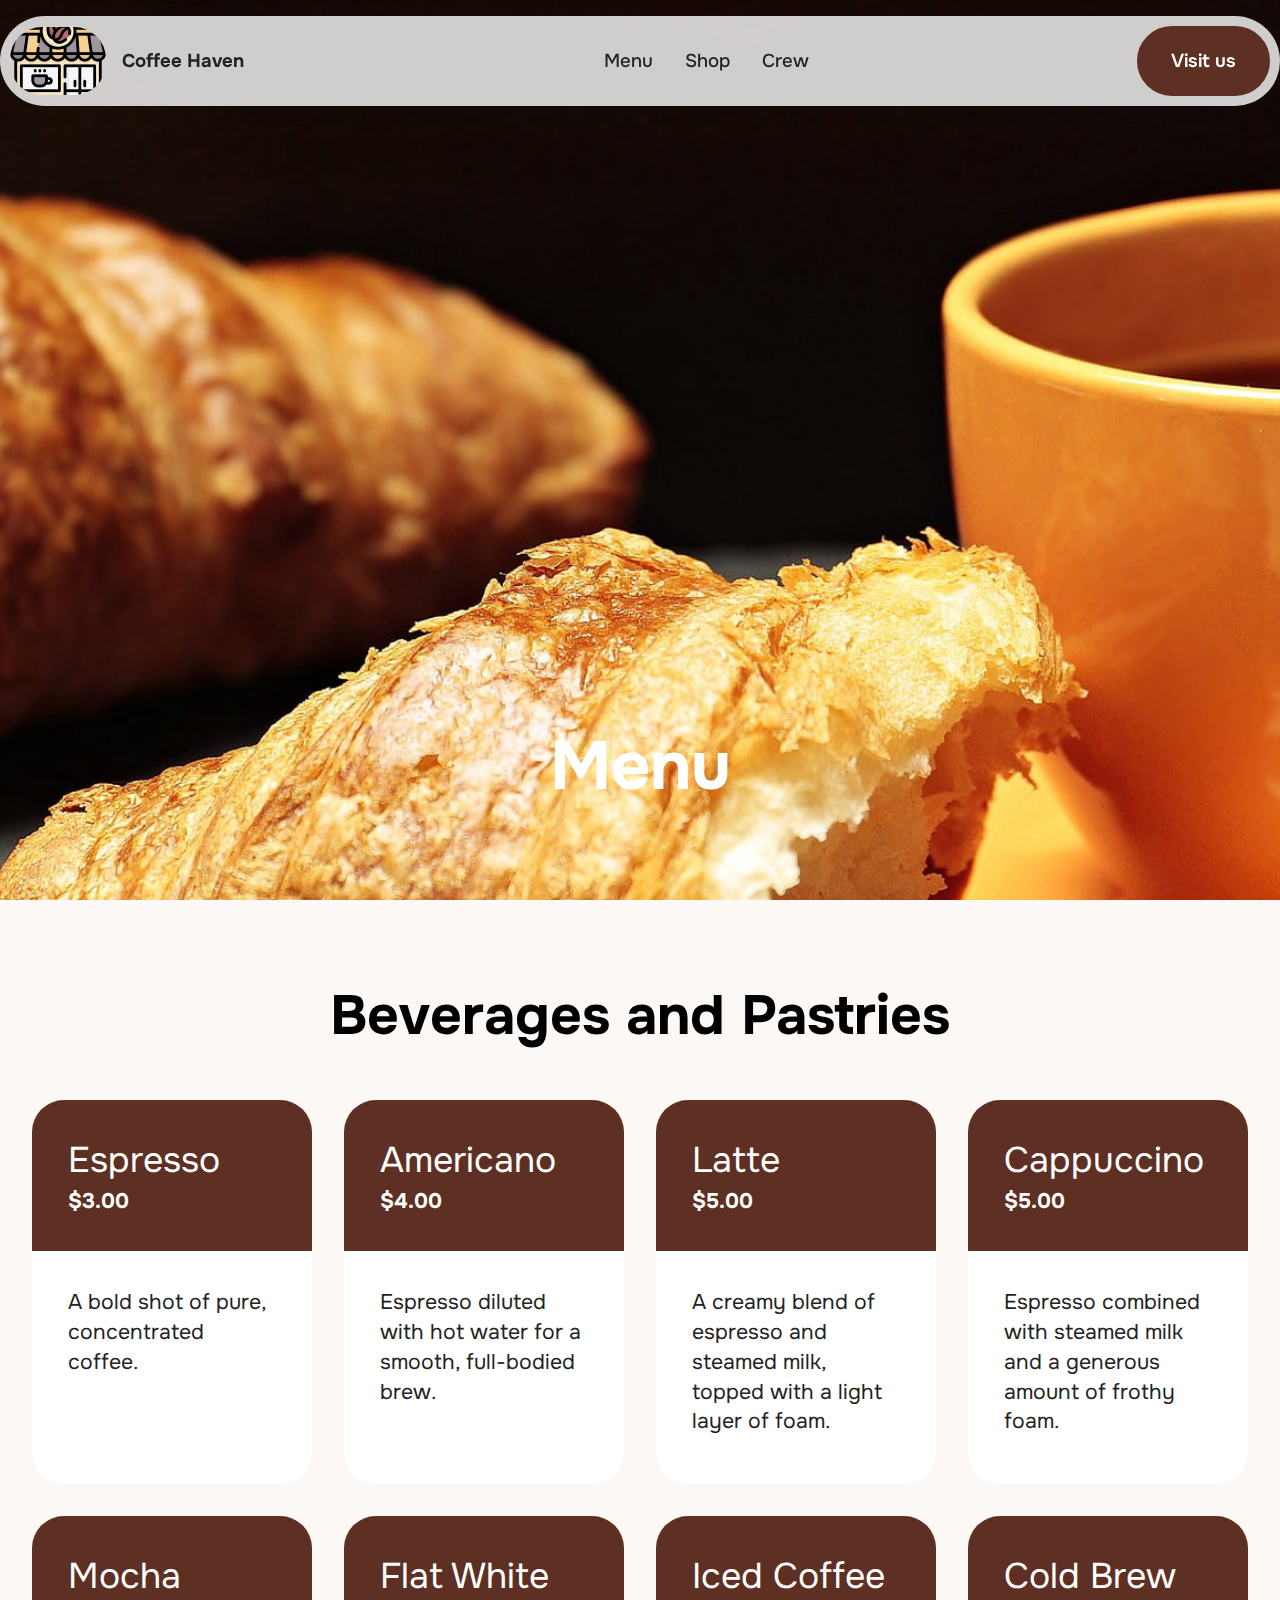
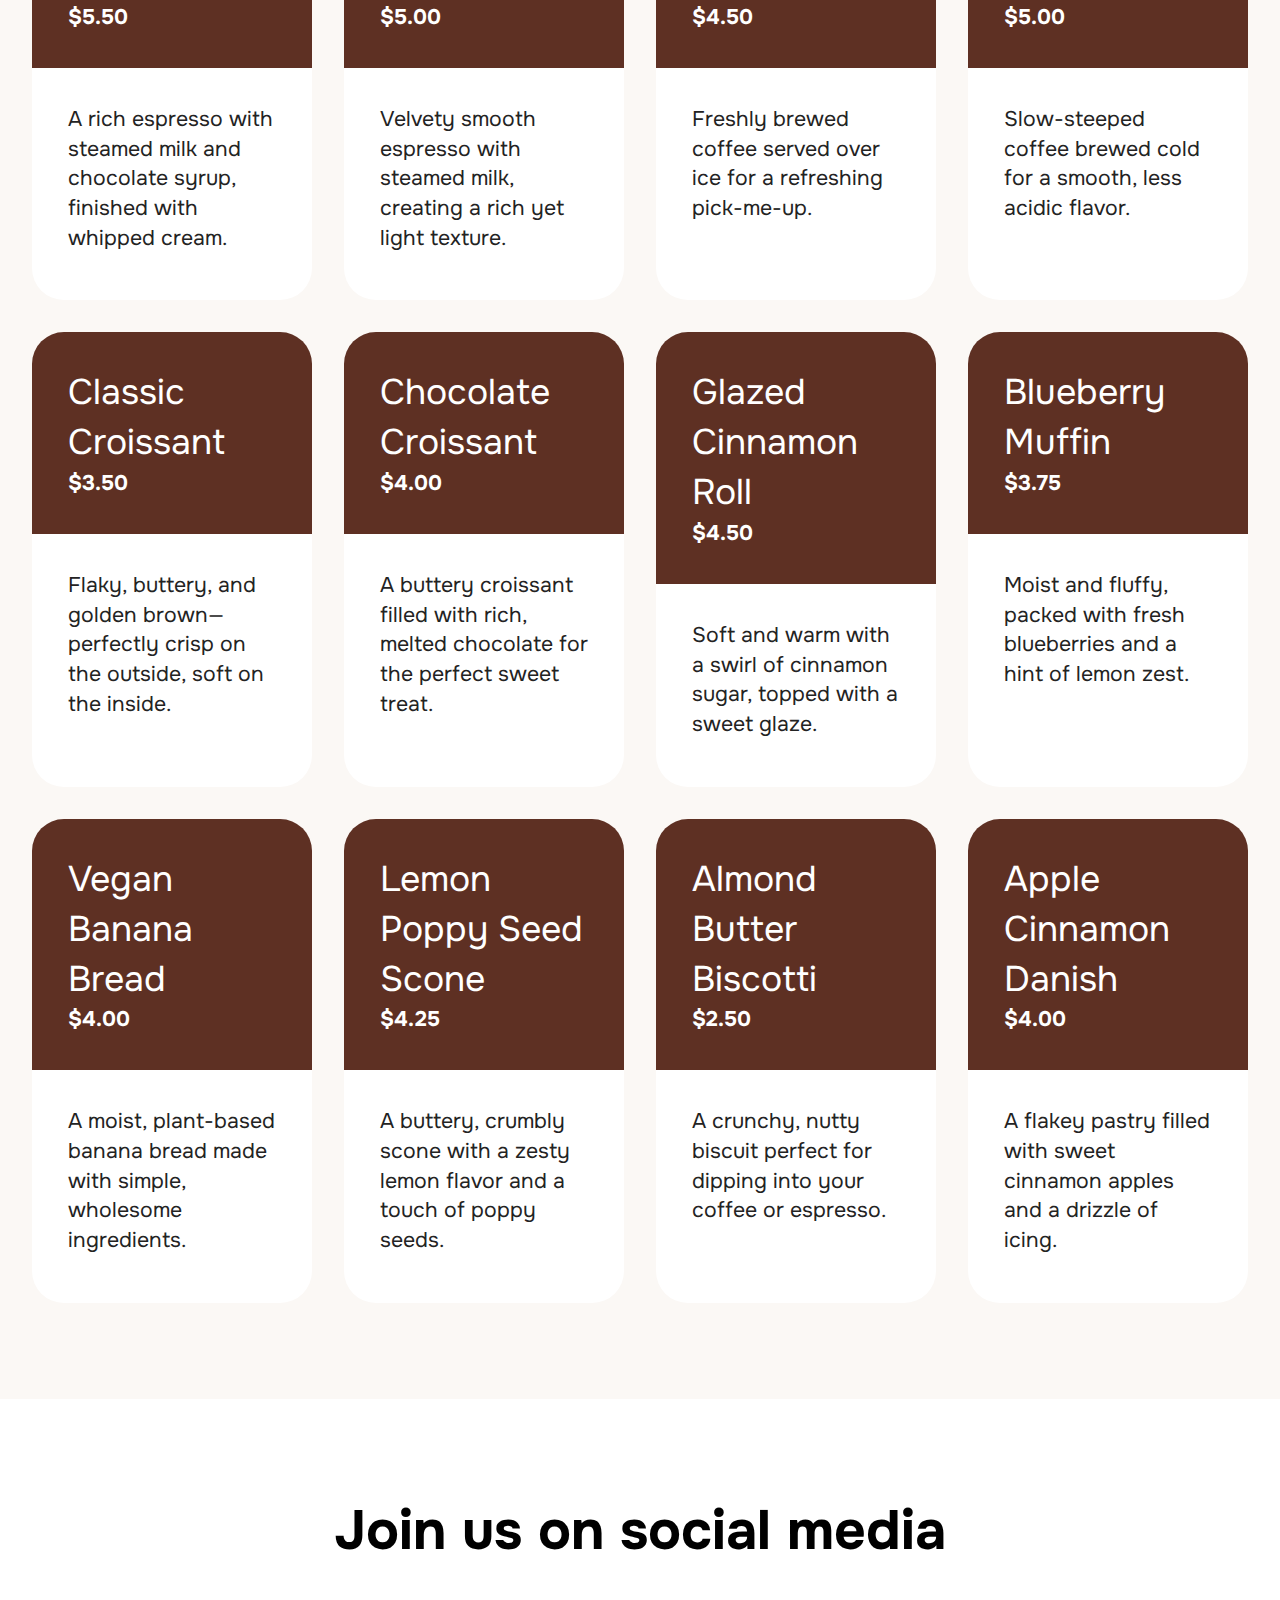
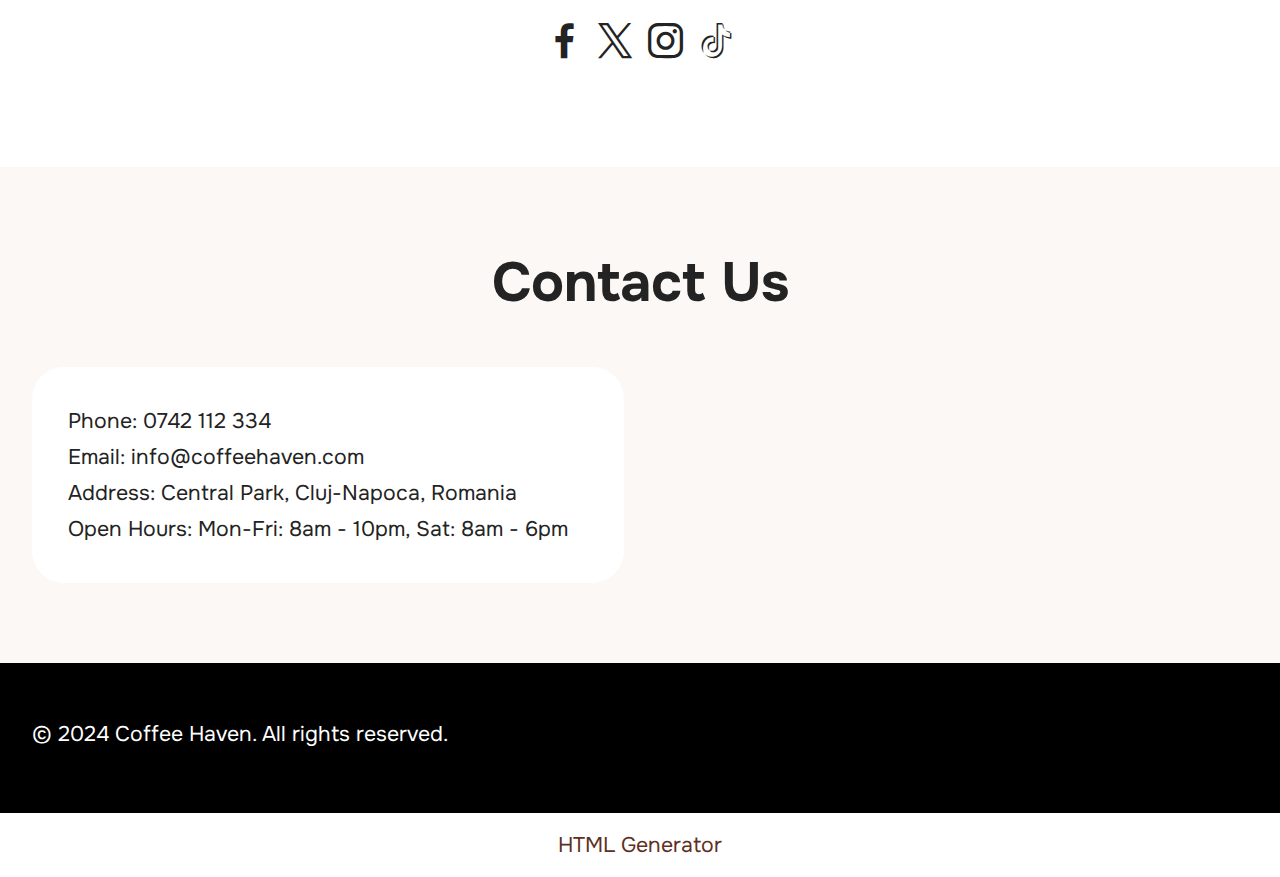
<file: menu.html>
<!DOCTYPE html>
<html  >
<head>
  <!-- Site made with Mobirise Website Builder v5.9.18, https://mobirise.com -->
  <meta charset="UTF-8">
  <meta http-equiv="X-UA-Compatible" content="IE=edge">
  <meta name="generator" content="Mobirise v5.9.18, mobirise.com">
  <meta name="viewport" content="width=device-width, initial-scale=1, minimum-scale=1">
  <link rel="shortcut icon" href="assets/images/icon-192x192.png" type="image/x-icon">
  <meta name="description" content="">
  
  
  <title>Menu</title>
  <link rel="stylesheet" href="assets/web/assets/mobirise-icons2/mobirise2.css">
  <link rel="stylesheet" href="assets/bootstrap/css/bootstrap.min.css">
  <link rel="stylesheet" href="assets/bootstrap/css/bootstrap-grid.min.css">
  <link rel="stylesheet" href="assets/bootstrap/css/bootstrap-reboot.min.css">
  <link rel="stylesheet" href="assets/parallax/jarallax.css">
  <link rel="stylesheet" href="assets/dropdown/css/style.css">
  <link rel="stylesheet" href="assets/socicon/css/styles.css">
  <link rel="stylesheet" href="assets/theme/css/style.css">
  <link rel="preload" href="https://fonts.googleapis.com/css2?family=Onest:wght@400;700&display=swap&display=swap" as="style" onload="this.onload=null;this.rel='stylesheet'">
  <noscript><link rel="stylesheet" href="https://fonts.googleapis.com/css2?family=Onest:wght@400;700&display=swap&display=swap"></noscript>
  <link rel="preload" as="style" href="assets/mobirise/css/mbr-additional.css?v=gnQGaB"><link rel="stylesheet" href="assets/mobirise/css/mbr-additional.css?v=gnQGaB" type="text/css">

  
  
  
</head>
<body>
  
  <section data-bs-version="5.1" class="menu menu2 cid-uuYEowvpW0" once="menu" id="menu02-3">
	

	<nav class="navbar navbar-dropdown navbar-fixed-top navbar-expand-lg">
		<div class="container">
			<div class="navbar-brand">
				<span class="navbar-logo">
					
						<img src="assets/images/icon-192x192.png" alt="logo" style="height: 4.3rem;">
					
				</span>
				<span class="navbar-caption-wrap"><a class="navbar-caption text-black text-primary display-4">Coffee Haven</a></span>
			</div>
			<button class="navbar-toggler" type="button" data-toggle="collapse" data-bs-toggle="collapse" data-target="#navbarSupportedContent" data-bs-target="#navbarSupportedContent" aria-controls="navbarNavAltMarkup" aria-expanded="false" aria-label="Toggle navigation">
				<div class="hamburger">
					<span></span>
					<span></span>
					<span></span>
					<span></span>
				</div>
			</button>
			<div class="collapse navbar-collapse" id="navbarSupportedContent">
				<ul class="navbar-nav nav-dropdown" data-app-modern-menu="true"><li class="nav-item">
						<a class="nav-link link text-black text-primary display-4" href="menu.html">Menu</a>
					</li>
					
					<li class="nav-item">
						<a class="nav-link link text-black text-primary display-4" href="index.html#pricing-cards-1-uuYnG1AtPt">Shop</a>
					</li><li class="nav-item"><a class="nav-link link text-black text-primary display-4" href="index.html#news-1-uuYnG1BJPI">Crew</a></li></ul>
				
				<div class="navbar-buttons mbr-section-btn"><a class="btn btn-primary display-4" href="index.html#contacts-2-uuYnG1CIPp">Visit us</a></div>
			</div>
		</div>
	</nav>
</section>

<section data-bs-version="5.1" class="header16 cid-uuYEox6xt6 mbr-fullscreen mbr-parallax-background" id="header17-4">
  
  
  <div class="container-fluid">
    <div class="row">
      <div class="content-wrap col-12 col-md-12">
        <h1 class="mbr-section-title mbr-fonts-style mbr-white mb-4 display-1">
          <strong>Menu</strong></h1>
        
        
        
      </div>
    </div>
  </div>
</section>

<section data-bs-version="5.1" class="pricing1 cid-uuYEoxGwdH" id="pricing01-5">
    
    
    <div class="container-fluid">
        <div class="row justify-content-center">
            <div class="col-12 content-head">
                <div class="mbr-section-head mb-5">
                    <h4 class="mbr-section-title mbr-fonts-style align-center mb-0 display-2">
                        <strong>Beverages and Pastries</strong></h4>
                    
                </div>
            </div>
        </div>
        <div class="row">
            <div class="item features-without-image col-12 col-md-6 col-lg-3 item-mb active">
                <div class="item-wrapper">
                    <div class="item-head">
                        <h5 class="item-title mbr-fonts-style mb-0 display-5">Espresso&nbsp;</h5>
                        <h6 class="item-subtitle mbr-fonts-style mt-0 mb-0 display-7"><strong>$3.00</strong></h6>
                    </div>
                    <div class="item-content">
                        <p class="mbr-text mbr-fonts-style display-7">A bold shot of pure, concentrated coffee.<br></p>
                    </div>
                    
                </div>
            </div><div class="item features-without-image col-12 col-md-6 col-lg-3 item-mb">
                <div class="item-wrapper">
                    <div class="item-head">
                        <h5 class="item-title mbr-fonts-style mb-0 display-5">Americano</h5>
                        <h6 class="item-subtitle mbr-fonts-style mt-0 mb-0 display-7">
                            <strong>$4.00</strong></h6>
                    </div>
                    <div class="item-content">
                        <p class="mbr-text mbr-fonts-style display-7">Espresso diluted with hot water for a smooth, full-bodied brew.<br></p>
                    </div>
                    
                </div>
            </div>
            <div class="item features-without-image col-12 col-md-6 col-lg-3 item-mb">
                <div class="item-wrapper">
                    <div class="item-head">
                        <h5 class="item-title mbr-fonts-style mb-0 display-5">Latte<br></h5>
                        <h6 class="item-subtitle mbr-fonts-style mt-0 mb-0 display-7">
                            <strong>$5.00</strong></h6>
                    </div>
                    <div class="item-content">
                        <p class="mbr-text mbr-fonts-style display-7">A creamy blend of espresso and steamed milk, topped with a light layer of foam.<br></p>
                    </div>
                    
                </div>
            </div>

            <div class="item features-without-image col-12 col-md-6 col-lg-3 item-mb">
                <div class="item-wrapper">
                    <div class="item-head">
                        <h5 class="item-title mbr-fonts-style mb-0 display-5">Cappuccino</h5>
                        <h6 class="item-subtitle mbr-fonts-style mt-0 mb-0 display-7">
                            <strong>$5.00</strong></h6>
                    </div>
                    <div class="item-content">
                        <p class="mbr-text mbr-fonts-style display-7">Espresso combined with steamed milk and a generous amount of frothy foam.<br></p>
                    </div>
                    
                </div>
            </div><div class="item features-without-image col-12 col-md-6 col-lg-3 item-mb">
                <div class="item-wrapper">
                    <div class="item-head">
                        <h5 class="item-title mbr-fonts-style mb-0 display-5">Mocha</h5>
                        <h6 class="item-subtitle mbr-fonts-style mt-0 mb-0 display-7">
                            <strong>$5.50</strong></h6>
                    </div>
                    <div class="item-content">
                        <p class="mbr-text mbr-fonts-style display-7">A rich espresso with steamed milk and chocolate syrup, finished with whipped cream.</p>
                    </div>
                    
                </div>
            </div><div class="item features-without-image col-12 col-md-6 col-lg-3 item-mb">
                <div class="item-wrapper">
                    <div class="item-head">
                        <h5 class="item-title mbr-fonts-style mb-0 display-5">Flat White</h5>
                        <h6 class="item-subtitle mbr-fonts-style mt-0 mb-0 display-7">
                            <strong>$5.00</strong></h6>
                    </div>
                    <div class="item-content">
                        <p class="mbr-text mbr-fonts-style display-7">Velvety smooth espresso with steamed milk, creating a rich yet light texture.<br></p>
                    </div>
                    
                </div>
            </div><div class="item features-without-image col-12 col-md-6 col-lg-3 item-mb">
                <div class="item-wrapper">
                    <div class="item-head">
                        <h5 class="item-title mbr-fonts-style mb-0 display-5">Iced Coffee</h5>
                        <h6 class="item-subtitle mbr-fonts-style mt-0 mb-0 display-7">
                            <strong>$4.50</strong></h6>
                    </div>
                    <div class="item-content">
                        <p class="mbr-text mbr-fonts-style display-7">Freshly brewed coffee served over ice for a refreshing pick-me-up.<br></p>
                    </div>
                    
                </div>
            </div><div class="item features-without-image col-12 col-md-6 col-lg-3 item-mb">
                <div class="item-wrapper">
                    <div class="item-head">
                        <h5 class="item-title mbr-fonts-style mb-0 display-5">Cold Brew</h5>
                        <h6 class="item-subtitle mbr-fonts-style mt-0 mb-0 display-7">
                            <strong>$5.00</strong></h6>
                    </div>
                    <div class="item-content">
                        <p class="mbr-text mbr-fonts-style display-7">Slow-steeped coffee brewed cold for a smooth, less acidic flavor.<br></p>
                    </div>
                    
                </div>
            </div><div class="item features-without-image col-12 col-md-6 col-lg-3 item-mb">
                <div class="item-wrapper">
                    <div class="item-head">
                        <h5 class="item-title mbr-fonts-style mb-0 display-5">Classic Croissant</h5>
                        <h6 class="item-subtitle mbr-fonts-style mt-0 mb-0 display-7">
                            <strong>$3.50</strong></h6>
                    </div>
                    <div class="item-content">
                        <p class="mbr-text mbr-fonts-style display-7">Flaky, buttery, and golden brown—perfectly crisp on the outside, soft on the inside.<br></p>
                    </div>
                    
                </div>
            </div><div class="item features-without-image col-12 col-md-6 col-lg-3 item-mb">
                <div class="item-wrapper">
                    <div class="item-head">
                        <h5 class="item-title mbr-fonts-style mb-0 display-5">Chocolate Croissant</h5>
                        <h6 class="item-subtitle mbr-fonts-style mt-0 mb-0 display-7">
                            <strong>$4.00</strong></h6>
                    </div>
                    <div class="item-content">
                        <p class="mbr-text mbr-fonts-style display-7">A buttery croissant filled with rich, melted chocolate for the perfect sweet treat.<br></p>
                    </div>
                    
                </div>
            </div><div class="item features-without-image col-12 col-md-6 col-lg-3 item-mb">
                <div class="item-wrapper">
                    <div class="item-head">
                        <h5 class="item-title mbr-fonts-style mb-0 display-5">Glazed Cinnamon Roll</h5>
                        <h6 class="item-subtitle mbr-fonts-style mt-0 mb-0 display-7">
                            <strong>$4.50</strong></h6>
                    </div>
                    <div class="item-content">
                        <p class="mbr-text mbr-fonts-style display-7">Soft and warm with a swirl of cinnamon sugar, topped with a sweet glaze.<br></p>
                    </div>
                    
                </div>
            </div><div class="item features-without-image col-12 col-md-6 col-lg-3 item-mb">
                <div class="item-wrapper">
                    <div class="item-head">
                        <h5 class="item-title mbr-fonts-style mb-0 display-5">Blueberry Muffin</h5>
                        <h6 class="item-subtitle mbr-fonts-style mt-0 mb-0 display-7">
                            <strong>$3.75</strong></h6>
                    </div>
                    <div class="item-content">
                        <p class="mbr-text mbr-fonts-style display-7">Moist and fluffy, packed with fresh blueberries and a hint of lemon zest.<br></p>
                    </div>
                    
                </div>
            </div><div class="item features-without-image col-12 col-md-6 col-lg-3 item-mb">
                <div class="item-wrapper">
                    <div class="item-head">
                        <h5 class="item-title mbr-fonts-style mb-0 display-5">Vegan Banana Bread</h5>
                        <h6 class="item-subtitle mbr-fonts-style mt-0 mb-0 display-7">
                            <strong>$4.00</strong></h6>
                    </div>
                    <div class="item-content">
                        <p class="mbr-text mbr-fonts-style display-7">A moist, plant-based banana bread made with simple, wholesome ingredients.<br></p>
                    </div>
                    
                </div>
            </div><div class="item features-without-image col-12 col-md-6 col-lg-3 item-mb">
                <div class="item-wrapper">
                    <div class="item-head">
                        <h5 class="item-title mbr-fonts-style mb-0 display-5">Lemon Poppy Seed Scone</h5>
                        <h6 class="item-subtitle mbr-fonts-style mt-0 mb-0 display-7">
                            <strong>$4.25</strong></h6>
                    </div>
                    <div class="item-content">
                        <p class="mbr-text mbr-fonts-style display-7">A buttery, crumbly scone with a zesty lemon flavor and a touch of poppy seeds.<br></p>
                    </div>
                    
                </div>
            </div><div class="item features-without-image col-12 col-md-6 col-lg-3 item-mb">
                <div class="item-wrapper">
                    <div class="item-head">
                        <h5 class="item-title mbr-fonts-style mb-0 display-5">Almond<br>Butter<br>Biscotti</h5>
                        <h6 class="item-subtitle mbr-fonts-style mt-0 mb-0 display-7">
                            <strong>$2.50</strong></h6>
                    </div>
                    <div class="item-content">
                        <p class="mbr-text mbr-fonts-style display-7">A crunchy, nutty biscuit perfect for dipping into your coffee or espresso.<br></p>
                    </div>
                    
                </div>
            </div><div class="item features-without-image col-12 col-md-6 col-lg-3 item-mb">
                <div class="item-wrapper">
                    <div class="item-head">
                        <h5 class="item-title mbr-fonts-style mb-0 display-5">Apple Cinnamon Danish</h5>
                        <h6 class="item-subtitle mbr-fonts-style mt-0 mb-0 display-7">
                            <strong>$4.00</strong></h6>
                    </div>
                    <div class="item-content">
                        <p class="mbr-text mbr-fonts-style display-7">A flakey pastry filled with sweet cinnamon apples and a drizzle of icing.<br></p>
                    </div>
                    
                </div>
            </div>

            
        </div>
    </div>
</section>

<section data-bs-version="5.1" class="social05 cid-uuYEoF4Hgu" id="social05-e">
    

    

    <div class="container">
        <div class="row">
            <h3 class="mbr-section-title align-center mb-5 mbr-fonts-style display-2">
                <strong>Join us on social media</strong></h3>
            <div class="col-12">
                <div class="social-row">
                    <div class="soc-item">
                        
                            <span class="mbr-iconfont socicon-facebook socicon" style="font-size: 35px;"></span>
                        
                    </div>
                    <div class="soc-item">
                        
                            <span class="mbr-iconfont socicon-twitter socicon" style="font-size: 35px;"></span>
                        
                    </div>
                    <div class="soc-item">
                        
                            <span class="mbr-iconfont socicon-instagram socicon" style="font-size: 35px;"></span>
                        
                    </div>
                    <div class="soc-item">
                        
                            <span class="mbr-iconfont socicon-tiktok socicon" style="font-size: 35px;"></span>
                        
                    </div>
                    
                </div>
            </div>
        </div>
    </div>
</section>

<section data-bs-version="5.1" class="contacts02 map1 cid-uuYEoFPx06" id="contacts02-f">

    

    
    <div class="container">
        <div class="row justify-content-center">
            <div class="col-12 content-head">
                <div class="mbr-section-head mb-5">
                    <h3 class="mbr-section-title mbr-fonts-style align-center mb-0 display-2">
                        <strong>Contact Us</strong>
                    </h3>
                    
                </div>
            </div>
        </div>
        <div class="row justify-content-center">
            <div class="card col-12 col-md-12 col-lg-6">
                <div class="card-wrapper">
                    <div class="text-wrapper">
                        
                        <ul class="list mbr-fonts-style display-7">
                            <li class="mbr-text item-wrap">
                            Phone:                                
                            <a href="tel:+1-800-COFFEE" class="text-black">0</a>742 112 334</li> 

                            <li class="mbr-text item-wrap">                            
                            Email:
                            info@coffeehaven.com                        
                            </li>

                            <li class="mbr-text item-wrap">                        
                            Address: Central Park, Cluj-Napoca, Romania
                            </li>

                            <li class="mbr-text item-wrap">
                            Open Hours:
                            Mon-Fri: 8am - 10pm, Sat: 8am - 6pm
                            </li>
                        </ul>
                    </div>
                </div>
            </div>
            <div class="map-wrapper col-md-12 col-lg-6">
                <div class="google-map"><iframe frameborder="0" style="border:0" src="https://www.google.com/maps/embed/v1/place?key=AIzaSyAtXm0x23nRCgazjDV2Kl3GTHRP411ougQ&amp;q=Parcul Central, Cluj-Napoca" allowfullscreen=""></iframe></div>
            </div>
        </div>
    </div>
</section>

<section data-bs-version="5.1" class="footer2 cid-uuYEoGHVXu" once="footers" id="footer02-g">
    

    
    

    <div class="container">
        <div class="row">
            <div class="col-12 col-lg-6 center mt-2 mb-3">
                <p class="mbr-fonts-style copyright mb-0 display-7">© 2024 Coffee Haven. All rights reserved.</p>
            </div>
            
        </div>
    </div>
</section><section class="display-7" style="padding: 0;align-items: center;justify-content: center;flex-wrap: wrap;    align-content: center;display: flex;position: relative;height: 4rem;"><a href="https://mobiri.se/3589180" style="flex: 1 1;height: 4rem;position: absolute;width: 100%;z-index: 1;"><img alt="" style="height: 4rem;" src="[data-uri]"></a><p style="margin: 0;text-align: center;" class="display-7">&#8204;</p><a style="z-index:1" href="https://mobirise.com/html-builder.html">HTML Generator</a></section><script src="assets/bootstrap/js/bootstrap.bundle.min.js"></script>  <script src="assets/parallax/jarallax.js"></script>  <script src="assets/smoothscroll/smooth-scroll.js"></script>  <script src="assets/ytplayer/index.js"></script>  <script src="assets/dropdown/js/navbar-dropdown.js"></script>  <script src="assets/theme/js/script.js"></script>  
  
  
</body>
</html>
</file>
<file: assets/web/assets/mobirise-icons2/mobirise2.css>
@font-face {
  font-family: 'Moririse2';
  font-display: swap;
  src:  url('mobirise2.eot?f2bix4');
  src:  url('mobirise2.eot?f2bix4#iefix') format('embedded-opentype'),
    url('mobirise2.ttf?f2bix4') format('truetype'),
    url('mobirise2.woff?f2bix4') format('woff'),
    url('mobirise2.svg?f2bix4#mobirise2') format('svg');
  font-weight: normal;
  font-style: normal;
}

[class^="mobi-"], [class*=" mobi-"] {
  /* use !important to prevent issues with browser extensions that change fonts */
  font-family: 'Moririse2' !important;
  speak: none;
  font-style: normal;
  font-weight: normal;
  font-variant: normal;
  text-transform: none;
  line-height: 1;

  /* Better Font Rendering =========== */
  -webkit-font-smoothing: antialiased;
  -moz-osx-font-smoothing: grayscale;
}

.mobi-mbri-add-submenu:before {
  content: "\e900";
}
.mobi-mbri-alert:before {
  content: "\e901";
}
.mobi-mbri-align-center:before {
  content: "\e902";
}
.mobi-mbri-align-justify:before {
  content: "\e903";
}
.mobi-mbri-align-left:before {
  content: "\e904";
}
.mobi-mbri-align-right:before {
  content: "\e905";
}
.mobi-mbri-android:before {
  content: "\e906";
}
.mobi-mbri-apple:before {
  content: "\e907";
}
.mobi-mbri-arrow-down:before {
  content: "\e908";
}
.mobi-mbri-arrow-next:before {
  content: "\e909";
}
.mobi-mbri-arrow-prev:before {
  content: "\e90a";
}
.mobi-mbri-arrow-up:before {
  content: "\e90b";
}
.mobi-mbri-bold:before {
  content: "\e90c";
}
.mobi-mbri-bookmark:before {
  content: "\e90d";
}
.mobi-mbri-bootstrap:before {
  content: "\e90e";
}
.mobi-mbri-briefcase:before {
  content: "\e90f";
}
.mobi-mbri-browse:before {
  content: "\e910";
}
.mobi-mbri-bulleted-list:before {
  content: "\e911";
}
.mobi-mbri-calendar:before {
  content: "\e912";
}
.mobi-mbri-camera:before {
  content: "\e913";
}
.mobi-mbri-cart-add:before {
  content: "\e914";
}
.mobi-mbri-cart-full:before {
  content: "\e915";
}
.mobi-mbri-cash:before {
  content: "\e916";
}
.mobi-mbri-change-style:before {
  content: "\e917";
}
.mobi-mbri-chat:before {
  content: "\e918";
}
.mobi-mbri-clock:before {
  content: "\e919";
}
.mobi-mbri-close:before {
  content: "\e91a";
}
.mobi-mbri-cloud:before {
  content: "\e91b";
}
.mobi-mbri-code:before {
  content: "\e91c";
}
.mobi-mbri-contact-form:before {
  content: "\e91d";
}
.mobi-mbri-credit-card:before {
  content: "\e91e";
}
.mobi-mbri-cursor-click:before {
  content: "\e91f";
}
.mobi-mbri-cust-feedback:before {
  content: "\e920";
}
.mobi-mbri-database:before {
  content: "\e921";
}
.mobi-mbri-delivery:before {
  content: "\e922";
}
.mobi-mbri-desktop:before {
  content: "\e923";
}
.mobi-mbri-devices:before {
  content: "\e924";
}
.mobi-mbri-down:before {
  content: "\e925";
}
.mobi-mbri-download-2:before {
  content: "\e926";
}
.mobi-mbri-download:before {
  content: "\e927";
}
.mobi-mbri-drag-n-drop-2:before {
  content: "\e928";
}
.mobi-mbri-drag-n-drop:before {
  content: "\e929";
}
.mobi-mbri-edit-2:before {
  content: "\e92a";
}
.mobi-mbri-edit:before {
  content: "\e92b";
}
.mobi-mbri-error:before {
  content: "\e92c";
}
.mobi-mbri-extension:before {
  content: "\e92d";
}
.mobi-mbri-features:before {
  content: "\e92e";
}
.mobi-mbri-file:before {
  content: "\e92f";
}
.mobi-mbri-flag:before {
  content: "\e930";
}
.mobi-mbri-folder:before {
  content: "\e931";
}
.mobi-mbri-gift:before {
  content: "\e932";
}
.mobi-mbri-github:before {
  content: "\e933";
}
.mobi-mbri-globe-2:before {
  content: "\e934";
}
.mobi-mbri-globe:before {
  content: "\e935";
}
.mobi-mbri-growing-chart:before {
  content: "\e936";
}
.mobi-mbri-hearth:before {
  content: "\e937";
}
.mobi-mbri-help:before {
  content: "\e938";
}
.mobi-mbri-home:before {
  content: "\e939";
}
.mobi-mbri-hot-cup:before {
  content: "\e93a";
}
.mobi-mbri-idea:before {
  content: "\e93b";
}
.mobi-mbri-image-gallery:before {
  content: "\e93c";
}
.mobi-mbri-image-slider:before {
  content: "\e93d";
}
.mobi-mbri-info:before {
  content: "\e93e";
}
.mobi-mbri-italic:before {
  content: "\e93f";
}
.mobi-mbri-key:before {
  content: "\e940";
}
.mobi-mbri-laptop:before {
  content: "\e941";
}
.mobi-mbri-layers:before {
  content: "\e942";
}
.mobi-mbri-left-right:before {
  content: "\e943";
}
.mobi-mbri-left:before {
  content: "\e944";
}
.mobi-mbri-letter:before {
  content: "\e945";
}
.mobi-mbri-like:before {
  content: "\e946";
}
.mobi-mbri-link:before {
  content: "\e947";
}
.mobi-mbri-lock:before {
  content: "\e948";
}
.mobi-mbri-login:before {
  content: "\e949";
}
.mobi-mbri-logout:before {
  content: "\e94a";
}
.mobi-mbri-magic-stick:before {
  content: "\e94b";
}
.mobi-mbri-map-pin:before {
  content: "\e94c";
}
.mobi-mbri-menu:before {
  content: "\e94d";
}
.mobi-mbri-mobile-2:before {
  content: "\e94e";
}
.mobi-mbri-mobile-horizontal:before {
  content: "\e94f";
}
.mobi-mbri-mobile:before {
  content: "\e950";
}
.mobi-mbri-mobirise:before {
  content: "\e951";
}
.mobi-mbri-more-horizontal:before {
  content: "\e952";
}
.mobi-mbri-more-vertical:before {
  content: "\e953";
}
.mobi-mbri-music:before {
  content: "\e954";
}
.mobi-mbri-new-file:before {
  content: "\e955";
}
.mobi-mbri-numbered-list:before {
  content: "\e956";
}
.mobi-mbri-opened-folder:before {
  content: "\e957";
}
.mobi-mbri-pages:before {
  content: "\e958";
}
.mobi-mbri-paper-plane:before {
  content: "\e959";
}
.mobi-mbri-paperclip:before {
  content: "\e95a";
}
.mobi-mbri-phone:before {
  content: "\e95b";
}
.mobi-mbri-photo:before {
  content: "\e95c";
}
.mobi-mbri-photos:before {
  content: "\e95d";
}
.mobi-mbri-pin:before {
  content: "\e95e";
}
.mobi-mbri-play:before {
  content: "\e95f";
}
.mobi-mbri-plus:before {
  content: "\e960";
}
.mobi-mbri-preview:before {
  content: "\e961";
}
.mobi-mbri-print:before {
  content: "\e962";
}
.mobi-mbri-protect:before {
  content: "\e963";
}
.mobi-mbri-question:before {
  content: "\e964";
}
.mobi-mbri-quote-left:before {
  content: "\e965";
}
.mobi-mbri-quote-right:before {
  content: "\e966";
}
.mobi-mbri-redo:before {
  content: "\e967";
}
.mobi-mbri-refresh:before {
  content: "\e968";
}
.mobi-mbri-responsive-2:before {
  content: "\e969";
}
.mobi-mbri-responsive:before {
  content: "\e96a";
}
.mobi-mbri-right:before {
  content: "\e96b";
}
.mobi-mbri-rocket:before {
  content: "\e96c";
}
.mobi-mbri-sad-face:before {
  content: "\e96d";
}
.mobi-mbri-sale:before {
  content: "\e96e";
}
.mobi-mbri-save:before {
  content: "\e96f";
}
.mobi-mbri-search:before {
  content: "\e970";
}
.mobi-mbri-setting-2:before {
  content: "\e971";
}
.mobi-mbri-setting-3:before {
  content: "\e972";
}
.mobi-mbri-setting:before {
  content: "\e973";
}
.mobi-mbri-share:before {
  content: "\e974";
}
.mobi-mbri-shopping-bag:before {
  content: "\e975";
}
.mobi-mbri-shopping-basket:before {
  content: "\e976";
}
.mobi-mbri-shopping-cart:before {
  content: "\e977";
}
.mobi-mbri-sites:before {
  content: "\e978";
}
.mobi-mbri-smile-face:before {
  content: "\e979";
}
.mobi-mbri-speed:before {
  content: "\e97a";
}
.mobi-mbri-star:before {
  content: "\e97b";
}
.mobi-mbri-success:before {
  content: "\e97c";
}
.mobi-mbri-sun:before {
  content: "\e97d";
}
.mobi-mbri-sun2:before {
  content: "\e97e";
}
.mobi-mbri-tablet-vertical:before {
  content: "\e97f";
}
.mobi-mbri-tablet:before {
  content: "\e980";
}
.mobi-mbri-target:before {
  content: "\e981";
}
.mobi-mbri-timer:before {
  content: "\e982";
}
.mobi-mbri-to-ftp:before {
  content: "\e983";
}
.mobi-mbri-to-local-drive:before {
  content: "\e984";
}
.mobi-mbri-touch-swipe:before {
  content: "\e985";
}
.mobi-mbri-touch:before {
  content: "\e986";
}
.mobi-mbri-trash:before {
  content: "\e987";
}
.mobi-mbri-underline:before {
  content: "\e988";
}
.mobi-mbri-undo:before {
  content: "\e989";
}
.mobi-mbri-unlink:before {
  content: "\e98a";
}
.mobi-mbri-unlock:before {
  content: "\e98b";
}
.mobi-mbri-up-down:before {
  content: "\e98c";
}
.mobi-mbri-up:before {
  content: "\e98d";
}
.mobi-mbri-update:before {
  content: "\e98e";
}
.mobi-mbri-upload-2:before {
  content: "\e98f";
}
.mobi-mbri-upload:before {
  content: "\e990";
}
.mobi-mbri-user-2:before {
  content: "\e991";
}
.mobi-mbri-user:before {
  content: "\e992";
}
.mobi-mbri-users:before {
  content: "\e993";
}
.mobi-mbri-video-play:before {
  content: "\e994";
}
.mobi-mbri-video:before {
  content: "\e995";
}
.mobi-mbri-watch:before {
  content: "\e996";
}
.mobi-mbri-website-theme-2:before {
  content: "\e997";
}
.mobi-mbri-website-theme:before {
  content: "\e998";
}
.mobi-mbri-wifi:before {
  content: "\e999";
}
.mobi-mbri-windows:before {
  content: "\e99a";
}
.mobi-mbri-zoom-in:before {
  content: "\e99b";
}
.mobi-mbri-zoom-out:before {
  content: "\e99c";
}
</file>
<file: assets/parallax/jarallax.css>
.jarallax {
    position: relative;
    z-index: 0;
}
.jarallax > .jarallax-img {
    position: absolute;
    object-fit: cover;
    /* support for plugin https://github.com/bfred-it/object-fit-images */
    font-family: 'object-fit: cover;';
    top: 0;
    left: 0;
    width: 100%;
    height: 100%;
    z-index: -1;
}
</file>
<file: assets/dropdown/css/style.css>
.navbar-dropdown {
  left: 0;
  padding: 0;
  position: absolute;
  right: 0;
  top: 0;
  transition: all 0.45s ease;
  z-index: 1030;
  background: #282828; }
  .navbar-dropdown .navbar-logo {
    margin-right: 0.8rem;
    transition: margin 0.3s ease-in-out;
    vertical-align: middle; }
    .navbar-dropdown .navbar-logo img {
      height: 3.125rem;
      transition: all 0.3s ease-in-out; }
    .navbar-dropdown .navbar-logo.mbr-iconfont {
      font-size: 3.125rem;
      line-height: 3.125rem; }
  .navbar-dropdown .navbar-caption {
    font-weight: 700;
    white-space: normal;
    vertical-align: -4px;
    line-height: 3.125rem !important; }
    .navbar-dropdown .navbar-caption, .navbar-dropdown .navbar-caption:hover {
      color: inherit;
      text-decoration: none; }
  .navbar-dropdown .mbr-iconfont + .navbar-caption {
    vertical-align: -1px; }
  .navbar-dropdown.navbar-fixed-top {
    position: fixed; }
  .navbar-dropdown .navbar-brand span {
    vertical-align: -4px; }
  .navbar-dropdown.bg-color.transparent {
    background: none; }
  .navbar-dropdown.navbar-short .navbar-brand {
    padding: 0.625rem 0; }
    .navbar-dropdown.navbar-short .navbar-brand span {
      vertical-align: -1px; }
  .navbar-dropdown.navbar-short .navbar-caption {
    line-height: 2.375rem !important;
    vertical-align: -2px; }
  .navbar-dropdown.navbar-short .navbar-logo {
    margin-right: 0.5rem; }
    .navbar-dropdown.navbar-short .navbar-logo img {
      height: 2.375rem; }
    .navbar-dropdown.navbar-short .navbar-logo.mbr-iconfont {
      font-size: 2.375rem;
      line-height: 2.375rem; }
  .navbar-dropdown.navbar-short .mbr-table-cell {
    height: 3.625rem; }
  .navbar-dropdown .navbar-close {
    left: 0.6875rem;
    position: fixed;
    top: 0.75rem;
    z-index: 1000; }
  .navbar-dropdown .hamburger-icon {
    content: "";
    display: inline-block;
    vertical-align: middle;
    width: 16px;
    -webkit-box-shadow: 0 -6px 0 1px #282828,0 0 0 1px #282828,0 6px 0 1px #282828;
    -moz-box-shadow: 0 -6px 0 1px #282828,0 0 0 1px #282828,0 6px 0 1px #282828;
    box-shadow: 0 -6px 0 1px #282828,0 0 0 1px #282828,0 6px 0 1px #282828; }

.dropdown-menu .dropdown-toggle[data-toggle="dropdown-submenu"]::after {
  border-bottom: 0.35em solid transparent;
  border-left: 0.35em solid;
  border-right: 0;
  border-top: 0.35em solid transparent;
  margin-left: 0.3rem; }

.dropdown-menu .dropdown-item:focus {
  outline: 0; }

.nav-dropdown {
  font-size: 0.75rem;
  font-weight: 500;
  height: auto !important; }
  .nav-dropdown .nav-btn {
    padding-left: 1rem; }
  .nav-dropdown .link {
    margin: .667em 1.667em;
    font-weight: 500;
    padding: 0;
    transition: color .2s ease-in-out; }
    .nav-dropdown .link.dropdown-toggle {
      margin-right: 2.583em; }
      .nav-dropdown .link.dropdown-toggle::after {
        margin-left: .25rem;
        border-top: 0.35em solid;
        border-right: 0.35em solid transparent;
        border-left: 0.35em solid transparent;
        border-bottom: 0; }
      .nav-dropdown .link.dropdown-toggle[aria-expanded="true"] {
        margin: 0;
        padding: 0.667em 3.263em  0.667em 1.667em; }
  .nav-dropdown .link::after,
  .nav-dropdown .dropdown-item::after {
    color: inherit; }
  .nav-dropdown .btn {
    font-size: 0.75rem;
    font-weight: 700;
    letter-spacing: 0;
    margin-bottom: 0;
    padding-left: 1.25rem;
    padding-right: 1.25rem; }
  .nav-dropdown .dropdown-menu {
    border-radius: 0;
    border: 0;
    left: 0;
    margin: 0;
    padding-bottom: 1.25rem;
    padding-top: 1.25rem;
    position: relative; }
  .nav-dropdown .dropdown-submenu {
    margin-left: 0.125rem;
    top: 0; }
  .nav-dropdown .dropdown-item {
    font-weight: 500;
    line-height: 2;
    padding: 0.3846em 4.615em 0.3846em 1.5385em;
    position: relative;
    transition: color .2s ease-in-out, background-color .2s ease-in-out; }
    .nav-dropdown .dropdown-item::after {
      margin-top: -0.3077em;
      position: absolute;
      right: 1.1538em;
      top: 50%; }
    .nav-dropdown .dropdown-item:focus, .nav-dropdown .dropdown-item:hover {
      background: none; }

@media (max-width: 767px) {
  .nav-dropdown.navbar-toggleable-sm {
    bottom: 0;
    display: none;
    left: 0;
    overflow-x: hidden;
    position: fixed;
    top: 0;
    transform: translateX(-100%);
    -ms-transform: translateX(-100%);
    -webkit-transform: translateX(-100%);
    width: 18.75rem;
    z-index: 999; } }
.nav-dropdown.navbar-toggleable-xl {
  bottom: 0;
  display: none;
  left: 0;
  overflow-x: hidden;
  position: fixed;
  top: 0;
  transform: translateX(-100%);
  -ms-transform: translateX(-100%);
  -webkit-transform: translateX(-100%);
  width: 18.75rem;
  z-index: 999; }

.nav-dropdown-sm {
  display: block !important;
  overflow-x: hidden;
  overflow: auto;
  padding-top: 3.875rem; }
  .nav-dropdown-sm::after {
    content: "";
    display: block;
    height: 3rem;
    width: 100%; }
  .nav-dropdown-sm.collapse.in ~ .navbar-close {
    display: block !important; }
  .nav-dropdown-sm.collapsing, .nav-dropdown-sm.collapse.in {
    transform: translateX(0);
    -ms-transform: translateX(0);
    -webkit-transform: translateX(0);
    transition: all 0.25s ease-out;
    -webkit-transition: all 0.25s ease-out;
    background: #282828; }
  .nav-dropdown-sm.collapsing[aria-expanded="false"] {
    transform: translateX(-100%);
    -ms-transform: translateX(-100%);
    -webkit-transform: translateX(-100%); }
  .nav-dropdown-sm .nav-item {
    display: block;
    margin-left: 0 !important;
    padding-left: 0; }
  .nav-dropdown-sm .link,
  .nav-dropdown-sm .dropdown-item {
    border-top: 1px dotted rgba(255, 255, 255, 0.1);
    font-size: 0.8125rem;
    line-height: 1.6;
    margin: 0 !important;
    padding: 0.875rem 2.4rem 0.875rem 1.5625rem !important;
    position: relative;
    white-space: normal; }
    .nav-dropdown-sm .link:focus, .nav-dropdown-sm .link:hover,
    .nav-dropdown-sm .dropdown-item:focus,
    .nav-dropdown-sm .dropdown-item:hover {
      background: rgba(0, 0, 0, 0.2) !important;
      color: #c0a375; }
  .nav-dropdown-sm .nav-btn {
    position: relative;
    padding: 1.5625rem 1.5625rem 0 1.5625rem; }
    .nav-dropdown-sm .nav-btn::before {
      border-top: 1px dotted rgba(255, 255, 255, 0.1);
      content: "";
      left: 0;
      position: absolute;
      top: 0;
      width: 100%; }
    .nav-dropdown-sm .nav-btn + .nav-btn {
      padding-top: 0.625rem; }
      .nav-dropdown-sm .nav-btn + .nav-btn::before {
        display: none; }
  .nav-dropdown-sm .btn {
    padding: 0.625rem 0; }
  .nav-dropdown-sm .dropdown-toggle[data-toggle="dropdown-submenu"]::after {
    margin-left: .25rem;
    border-top: 0.35em solid;
    border-right: 0.35em solid transparent;
    border-left: 0.35em solid transparent;
    border-bottom: 0; }
  .nav-dropdown-sm .dropdown-toggle[data-toggle="dropdown-submenu"][aria-expanded="true"]::after {
    border-top: 0;
    border-right: 0.35em solid transparent;
    border-left: 0.35em solid transparent;
    border-bottom: 0.35em solid; }
  .nav-dropdown-sm .dropdown-menu {
    margin: 0;
    padding: 0;
    position: relative;
    top: 0;
    left: 0;
    width: 100%;
    border: 0;
    float: none;
    border-radius: 0;
    background: none; }
  .nav-dropdown-sm .dropdown-submenu {
    left: 100%;
    margin-left: 0.125rem;
    margin-top: -1.25rem;
    top: 0; }

.navbar-toggleable-sm .nav-dropdown .dropdown-menu {
  position: absolute; }

.navbar-toggleable-sm .nav-dropdown .dropdown-submenu {
  left: 100%;
  margin-left: 0.125rem;
  margin-top: -1.25rem;
  top: 0; }

.navbar-toggleable-sm.opened .nav-dropdown .dropdown-menu {
  position: relative; }

.navbar-toggleable-sm.opened .nav-dropdown .dropdown-submenu {
  left: 0;
  margin-left: 00rem;
  margin-top: 0rem;
  top: 0; }

.is-builder .nav-dropdown.collapsing {
  transition: none !important; }
</file>
<file: assets/socicon/css/styles.css>
@charset "UTF-8";

@font-face {
  font-family: 'Socicon';
  src:  url('../fonts/socicon.eot');
  src:  url('../fonts/socicon.eot?#iefix') format('embedded-opentype'),
    url('../fonts/socicon.woff2') format('woff2'),
    url('../fonts/socicon.ttf') format('truetype'),
    url('../fonts/socicon.woff') format('woff'),
    url('../fonts/socicon.svg#socicon') format('svg');
  font-weight: normal;
  font-style: normal;
  font-display: swap;
}

[data-icon]:before {
  font-family: "socicon" !important;
  content: attr(data-icon);
  font-style: normal !important;
  font-weight: normal !important;
  font-variant: normal !important;
  text-transform: none !important;
  speak: none;
  line-height: 1;
  -webkit-font-smoothing: antialiased;
  -moz-osx-font-smoothing: grayscale;
}

[class^="socicon-"], [class*=" socicon-"] {
  /* use !important to prevent issues with browser extensions that change fonts */
  font-family: 'Socicon' !important;
  speak: none;
  font-style: normal;
  font-weight: normal;
  font-variant: normal;
  text-transform: none;
  line-height: 1;

  /* Better Font Rendering =========== */
  -webkit-font-smoothing: antialiased;
  -moz-osx-font-smoothing: grayscale;
}

.socicon-500px:before {
  content: "\e000";
}
.socicon-8tracks:before {
  content: "\e001";
}
.socicon-airbnb:before {
  content: "\e002";
}
.socicon-alliance:before {
  content: "\e003";
}
.socicon-amazon:before {
  content: "\e004";
}
.socicon-amplement:before {
  content: "\e005";
}
.socicon-android:before {
  content: "\e006";
}
.socicon-angellist:before {
  content: "\e007";
}
.socicon-apple:before {
  content: "\e008";
}
.socicon-appnet:before {
  content: "\e009";
}
.socicon-baidu:before {
  content: "\e00a";
}
.socicon-bandcamp:before {
  content: "\e00b";
}
.socicon-battlenet:before {
  content: "\e00c";
}
.socicon-mixer:before {
  content: "\e00d";
}
.socicon-bebee:before {
  content: "\e00e";
}
.socicon-bebo:before {
  content: "\e00f";
}
.socicon-behance:before {
  content: "\e010";
}
.socicon-blizzard:before {
  content: "\e011";
}
.socicon-blogger:before {
  content: "\e012";
}
.socicon-buffer:before {
  content: "\e013";
}
.socicon-chrome:before {
  content: "\e014";
}
.socicon-coderwall:before {
  content: "\e015";
}
.socicon-curse:before {
  content: "\e016";
}
.socicon-dailymotion:before {
  content: "\e017";
}
.socicon-deezer:before {
  content: "\e018";
}
.socicon-delicious:before {
  content: "\e019";
}
.socicon-deviantart:before {
  content: "\e01a";
}
.socicon-diablo:before {
  content: "\e01b";
}
.socicon-digg:before {
  content: "\e01c";
}
.socicon-discord:before {
  content: "\e01d";
}
.socicon-disqus:before {
  content: "\e01e";
}
.socicon-douban:before {
  content: "\e01f";
}
.socicon-draugiem:before {
  content: "\e020";
}
.socicon-dribbble:before {
  content: "\e021";
}
.socicon-drupal:before {
  content: "\e022";
}
.socicon-ebay:before {
  content: "\e023";
}
.socicon-ello:before {
  content: "\e024";
}
.socicon-endomodo:before {
  content: "\e025";
}
.socicon-envato:before {
  content: "\e026";
}
.socicon-etsy:before {
  content: "\e027";
}
.socicon-facebook:before {
  content: "\e028";
}
.socicon-feedburner:before {
  content: "\e029";
}
.socicon-filmweb:before {
  content: "\e02a";
}
.socicon-firefox:before {
  content: "\e02b";
}
.socicon-flattr:before {
  content: "\e02c";
}
.socicon-flickr:before {
  content: "\e02d";
}
.socicon-formulr:before {
  content: "\e02e";
}
.socicon-forrst:before {
  content: "\e02f";
}
.socicon-foursquare:before {
  content: "\e030";
}
.socicon-friendfeed:before {
  content: "\e031";
}
.socicon-github:before {
  content: "\e032";
}
.socicon-goodreads:before {
  content: "\e033";
}
.socicon-google:before {
  content: "\e034";
}
.socicon-googlescholar:before {
  content: "\e035";
}
.socicon-googlegroups:before {
  content: "\e036";
}
.socicon-googlephotos:before {
  content: "\e037";
}
.socicon-googleplus:before {
  content: "\e038";
}
.socicon-grooveshark:before {
  content: "\e039";
}
.socicon-hackerrank:before {
  content: "\e03a";
}
.socicon-hearthstone:before {
  content: "\e03b";
}
.socicon-hellocoton:before {
  content: "\e03c";
}
.socicon-heroes:before {
  content: "\e03d";
}
.socicon-smashcast:before {
  content: "\e03e";
}
.socicon-horde:before {
  content: "\e03f";
}
.socicon-houzz:before {
  content: "\e040";
}
.socicon-icq:before {
  content: "\e041";
}
.socicon-identica:before {
  content: "\e042";
}
.socicon-imdb:before {
  content: "\e043";
}
.socicon-instagram:before {
  content: "\e044";
}
.socicon-issuu:before {
  content: "\e045";
}
.socicon-istock:before {
  content: "\e046";
}
.socicon-itunes:before {
  content: "\e047";
}
.socicon-keybase:before {
  content: "\e048";
}
.socicon-lanyrd:before {
  content: "\e049";
}
.socicon-lastfm:before {
  content: "\e04a";
}
.socicon-line:before {
  content: "\e04b";
}
.socicon-linkedin:before {
  content: "\e04c";
}
.socicon-livejournal:before {
  content: "\e04d";
}
.socicon-lyft:before {
  content: "\e04e";
}
.socicon-macos:before {
  content: "\e04f";
}
.socicon-mail:before {
  content: "\e050";
}
.socicon-medium:before {
  content: "\e051";
}
.socicon-meetup:before {
  content: "\e052";
}
.socicon-mixcloud:before {
  content: "\e053";
}
.socicon-modelmayhem:before {
  content: "\e054";
}
.socicon-mumble:before {
  content: "\e055";
}
.socicon-myspace:before {
  content: "\e056";
}
.socicon-newsvine:before {
  content: "\e057";
}
.socicon-nintendo:before {
  content: "\e058";
}
.socicon-npm:before {
  content: "\e059";
}
.socicon-odnoklassniki:before {
  content: "\e05a";
}
.socicon-openid:before {
  content: "\e05b";
}
.socicon-opera:before {
  content: "\e05c";
}
.socicon-outlook:before {
  content: "\e05d";
}
.socicon-overwatch:before {
  content: "\e05e";
}
.socicon-patreon:before {
  content: "\e05f";
}
.socicon-paypal:before {
  content: "\e060";
}
.socicon-periscope:before {
  content: "\e061";
}
.socicon-persona:before {
  content: "\e062";
}
.socicon-pinterest:before {
  content: "\e063";
}
.socicon-play:before {
  content: "\e064";
}
.socicon-player:before {
  content: "\e065";
}
.socicon-playstation:before {
  content: "\e066";
}
.socicon-pocket:before {
  content: "\e067";
}
.socicon-qq:before {
  content: "\e068";
}
.socicon-quora:before {
  content: "\e069";
}
.socicon-raidcall:before {
  content: "\e06a";
}
.socicon-ravelry:before {
  content: "\e06b";
}
.socicon-reddit:before {
  content: "\e06c";
}
.socicon-renren:before {
  content: "\e06d";
}
.socicon-researchgate:before {
  content: "\e06e";
}
.socicon-residentadvisor:before {
  content: "\e06f";
}
.socicon-reverbnation:before {
  content: "\e070";
}
.socicon-rss:before {
  content: "\e071";
}
.socicon-sharethis:before {
  content: "\e072";
}
.socicon-skype:before {
  content: "\e073";
}
.socicon-slideshare:before {
  content: "\e074";
}
.socicon-smugmug:before {
  content: "\e075";
}
.socicon-snapchat:before {
  content: "\e076";
}
.socicon-songkick:before {
  content: "\e077";
}
.socicon-soundcloud:before {
  content: "\e078";
}
.socicon-spotify:before {
  content: "\e079";
}
.socicon-stackexchange:before {
  content: "\e07a";
}
.socicon-stackoverflow:before {
  content: "\e07b";
}
.socicon-starcraft:before {
  content: "\e07c";
}
.socicon-stayfriends:before {
  content: "\e07d";
}
.socicon-steam:before {
  content: "\e07e";
}
.socicon-storehouse:before {
  content: "\e07f";
}
.socicon-strava:before {
  content: "\e080";
}
.socicon-streamjar:before {
  content: "\e081";
}
.socicon-stumbleupon:before {
  content: "\e082";
}
.socicon-swarm:before {
  content: "\e083";
}
.socicon-teamspeak:before {
  content: "\e084";
}
.socicon-teamviewer:before {
  content: "\e085";
}
.socicon-technorati:before {
  content: "\e086";
}
.socicon-telegram:before {
  content: "\e087";
}
.socicon-tripadvisor:before {
  content: "\e088";
}
.socicon-tripit:before {
  content: "\e089";
}
.socicon-triplej:before {
  content: "\e08a";
}
.socicon-tumblr:before {
  content: "\e08b";
}
.socicon-twitch:before {
  content: "\e08c";
}
.socicon-twitter:before {
  content: "\e08d";
}
.socicon-uber:before {
  content: "\e08e";
}
.socicon-ventrilo:before {
  content: "\e08f";
}
.socicon-viadeo:before {
  content: "\e090";
}
.socicon-viber:before {
  content: "\e091";
}
.socicon-viewbug:before {
  content: "\e092";
}
.socicon-vimeo:before {
  content: "\e093";
}
.socicon-vine:before {
  content: "\e094";
}
.socicon-vkontakte:before {
  content: "\e095";
}
.socicon-warcraft:before {
  content: "\e096";
}
.socicon-wechat:before {
  content: "\e097";
}
.socicon-weibo:before {
  content: "\e098";
}
.socicon-whatsapp:before {
  content: "\e099";
}
.socicon-wikipedia:before {
  content: "\e09a";
}
.socicon-windows:before {
  content: "\e09b";
}
.socicon-wordpress:before {
  content: "\e09c";
}
.socicon-wykop:before {
  content: "\e09d";
}
.socicon-xbox:before {
  content: "\e09e";
}
.socicon-xing:before {
  content: "\e09f";
}
.socicon-yahoo:before {
  content: "\e0a0";
}
.socicon-yammer:before {
  content: "\e0a1";
}
.socicon-yandex:before {
  content: "\e0a2";
}
.socicon-yelp:before {
  content: "\e0a3";
}
.socicon-younow:before {
  content: "\e0a4";
}
.socicon-youtube:before {
  content: "\e0a5";
}
.socicon-zapier:before {
  content: "\e0a6";
}
.socicon-zerply:before {
  content: "\e0a7";
}
.socicon-zomato:before {
  content: "\e0a8";
}
.socicon-zynga:before {
  content: "\e0a9";
}
.socicon-spreadshirt:before {
  content: "\e901";
}
.socicon-gamejolt:before {
  content: "\e902";
}
.socicon-trello:before {
  content: "\e903";
}
.socicon-tunein:before {
  content: "\e904";
}
.socicon-bloglovin:before {
  content: "\e905";
}
.socicon-gamewisp:before {
  content: "\e906";
}
.socicon-messenger:before {
  content: "\e907";
}
.socicon-pandora:before {
  content: "\e908";
}
.socicon-augment:before {
  content: "\e909";
}
.socicon-bitbucket:before {
  content: "\e90a";
}
.socicon-fyuse:before {
  content: "\e90b";
}
.socicon-yt-gaming:before {
  content: "\e90c";
}
.socicon-sketchfab:before {
  content: "\e90d";
}
.socicon-mobcrush:before {
  content: "\e90e";
}
.socicon-microsoft:before {
  content: "\e90f";
}
.socicon-realtor:before {
  content: "\e910";
}
.socicon-tidal:before {
  content: "\e911";
}
.socicon-qobuz:before {
  content: "\e912";
}
.socicon-natgeo:before {
  content: "\e913";
}
.socicon-mastodon:before {
  content: "\e914";
}
.socicon-unsplash:before {
  content: "\e915";
}
.socicon-homeadvisor:before {
  content: "\e916";
}
.socicon-angieslist:before {
  content: "\e917";
}
.socicon-codepen:before {
  content: "\e918";
}
.socicon-slack:before {
  content: "\e919";
}
.socicon-openaigym:before {
  content: "\e91a";
}
.socicon-logmein:before {
  content: "\e91b";
}
.socicon-fiverr:before {
  content: "\e91c";
}
.socicon-gotomeeting:before {
  content: "\e91d";
}
.socicon-aliexpress:before {
  content: "\e91e";
}
.socicon-guru:before {
  content: "\e91f";
}
.socicon-appstore:before {
  content: "\e920";
}
.socicon-homes:before {
  content: "\e921";
}
.socicon-zoom:before {
  content: "\e922";
}
.socicon-alibaba:before {
  content: "\e923";
}
.socicon-craigslist:before {
  content: "\e924";
}
.socicon-wix:before {
  content: "\e925";
}
.socicon-redfin:before {
  content: "\e926";
}
.socicon-googlecalendar:before {
  content: "\e927";
}
.socicon-shopify:before {
  content: "\e928";
}
.socicon-freelancer:before {
  content: "\e929";
}
.socicon-seedrs:before {
  content: "\e92a";
}
.socicon-bing:before {
  content: "\e92b";
}
.socicon-doodle:before {
  content: "\e92c";
}
.socicon-bonanza:before {
  content: "\e92d";
}
.socicon-squarespace:before {
  content: "\e92e";
}
.socicon-toptal:before {
  content: "\e92f";
}
.socicon-gust:before {
  content: "\e930";
}
.socicon-ask:before {
  content: "\e931";
}
.socicon-trulia:before {
  content: "\e932";
}
.socicon-loomly:before {
  content: "\e933";
}
.socicon-ghost:before {
  content: "\e934";
}
.socicon-upwork:before {
  content: "\e935";
}
.socicon-fundable:before {
  content: "\e936";
}
.socicon-booking:before {
  content: "\e937";
}
.socicon-googlemaps:before {
  content: "\e938";
}
.socicon-zillow:before {
  content: "\e939";
}
.socicon-niconico:before {
  content: "\e93a";
}
.socicon-toneden:before {
  content: "\e93b";
}
.socicon-crunchbase:before {
  content: "\e93c";
}
.socicon-homefy:before {
  content: "\e93d";
}
.socicon-calendly:before {
  content: "\e93e";
}
.socicon-livemaster:before {
  content: "\e93f";
}
.socicon-udemy:before {
  content: "\e940";
}
.socicon-codered:before {
  content: "\e941";
}
.socicon-origin:before {
  content: "\e942";
}
.socicon-nextdoor:before {
  content: "\e943";
}
.socicon-portfolio:before {
  content: "\e944";
}
.socicon-instructables:before {
  content: "\e945";
}
.socicon-gitlab:before {
  content: "\e946";
}
.socicon-hackernews:before {
  content: "\e947";
}
.socicon-smashwords:before {
  content: "\e948";
}
.socicon-kobo:before {
  content: "\e949";
}
.socicon-bookbub:before {
  content: "\e94a";
}
.socicon-mailru:before {
  content: "\e94b";
}
.socicon-moddb:before {
  content: "\e94c";
}
.socicon-indiedb:before {
  content: "\e94d";
}
.socicon-traxsource:before {
  content: "\e94e";
}
.socicon-gamefor:before {
  content: "\e94f";
}
.socicon-pixiv:before {
  content: "\e950";
}
.socicon-myanimelist:before {
  content: "\e951";
}
.socicon-blackberry:before {
  content: "\e952";
}
.socicon-wickr:before {
  content: "\e953";
}
.socicon-spip:before {
  content: "\e954";
}
.socicon-napster:before {
  content: "\e955";
}
.socicon-beatport:before {
  content: "\e956";
}
.socicon-hackerone:before {
  content: "\e957";
}
.socicon-internet:before {
  content: "\e958";
}
.socicon-ubuntu:before {
  content: "\e959";
}
.socicon-artstation:before {
  content: "\e95a";
}
.socicon-invision:before {
  content: "\e95b";
}
.socicon-torial:before {
  content: "\e95c";
}
.socicon-collectorz:before {
  content: "\e95d";
}
.socicon-seenthis:before {
  content: "\e95e";
}
.socicon-googleplaymusic:before {
  content: "\e95f";
}
.socicon-debian:before {
  content: "\e960";
}
.socicon-filmfreeway:before {
  content: "\e961";
}
.socicon-gnome:before {
  content: "\e962";
}
.socicon-itchio:before {
  content: "\e963";
}
.socicon-jamendo:before {
  content: "\e964";
}
.socicon-mix:before {
  content: "\e965";
}
.socicon-sharepoint:before {
  content: "\e966";
}
.socicon-tinder:before {
  content: "\e967";
}
.socicon-windguru:before {
  content: "\e968";
}
.socicon-cdbaby:before {
  content: "\e969";
}
.socicon-elementaryos:before {
  content: "\e96a";
}
.socicon-stage32:before {
  content: "\e96b";
}
.socicon-tiktok:before {
  content: "\e96c";
}
.socicon-gitter:before {
  content: "\e96d";
}
.socicon-letterboxd:before {
  content: "\e96e";
}
.socicon-threema:before {
  content: "\e96f";
}
.socicon-splice:before {
  content: "\e970";
}
.socicon-metapop:before {
  content: "\e971";
}
.socicon-naver:before {
  content: "\e972";
}
.socicon-remote:before {
  content: "\e973";
}
.socicon-flipboard:before {
  content: "\e974";
}
.socicon-googlehangouts:before {
  content: "\e975";
}
.socicon-dlive:before {
  content: "\e976";
}
.socicon-vsco:before {
  content: "\e977";
}
.socicon-stitcher:before {
  content: "\e978";
}
.socicon-avvo:before {
  content: "\e979";
}
.socicon-redbubble:before {
  content: "\e97a";
}
.socicon-society6:before {
  content: "\e97b";
}
.socicon-zazzle:before {
  content: "\e97c";
}
.socicon-eitaa:before {
  content: "\e97d";
}
.socicon-soroush:before {
  content: "\e97e";
}
.socicon-bale:before {
  content: "\e97f";
}
</file>
<file: assets/theme/css/style.css>
@charset "UTF-8";
section {
  background-color: #ffffff;
}

body {
  font-style: normal;
  line-height: 1.5;
  font-weight: 400;
  color: #232323;
  position: relative;
}

button {
  background-color: transparent;
  border-color: transparent;
}

.embla__button,
.carousel-control {
  background-color: #edefea !important;
  opacity: 0.8 !important;
  color: #464845 !important;
  border-color: #edefea !important;
}

.carousel .close,
.modalWindow .close {
  background-color: #edefea !important;
  color: #464845 !important;
  border-color: #edefea !important;
  opacity: 0.8 !important;
}

.carousel .close:hover,
.modalWindow .close:hover {
  opacity: 1 !important;
}

.carousel-indicators li {
  background-color: #edefea !important;
  border: 2px solid #464845 !important;
}

.carousel-indicators li:hover,
.carousel-indicators li:active {
  opacity: 0.8 !important;
}

.embla__button:hover,
.carousel-control:hover {
  background-color: #edefea !important;
  opacity: 1 !important;
}

.modalWindow-video-container {
  height: 80%;
}

section,
.container,
.container-fluid {
  position: relative;
  word-wrap: break-word;
}

a.mbr-iconfont:hover {
  text-decoration: none;
}

.article .lead p,
.article .lead ul,
.article .lead ol,
.article .lead pre,
.article .lead blockquote {
  margin-bottom: 0;
}

a {
  font-style: normal;
  font-weight: 400;
  cursor: pointer;
}
a, a:hover {
  text-decoration: none;
}

.mbr-section-title {
  font-style: normal;
  line-height: 1.3;
}

.mbr-section-subtitle {
  line-height: 1.3;
}

.mbr-text {
  font-style: normal;
  line-height: 1.7;
}

h1,
h2,
h3,
h4,
h5,
h6,
.display-1,
.display-2,
.display-4,
.display-5,
.display-7,
span,
p,
a {
  line-height: 1;
  word-break: break-word;
  word-wrap: break-word;
  font-weight: 400;
}

b,
strong {
  font-weight: bold;
}

input:-webkit-autofill, input:-webkit-autofill:hover, input:-webkit-autofill:focus, input:-webkit-autofill:active {
  transition-delay: 9999s;
  -webkit-transition-property: background-color, color;
  transition-property: background-color, color;
}

textarea[type=hidden] {
  display: none;
}

section {
  background-position: 50% 50%;
  background-repeat: no-repeat;
  background-size: cover;
}
section .mbr-background-video,
section .mbr-background-video-preview {
  position: absolute;
  bottom: 0;
  left: 0;
  right: 0;
  top: 0;
}

.hidden {
  visibility: hidden;
}

.mbr-z-index20 {
  z-index: 20;
}

/*! Base colors */
.mbr-white {
  color: #ffffff;
}

.mbr-black {
  color: #111111;
}

.mbr-bg-white {
  background-color: #ffffff;
}

.mbr-bg-black {
  background-color: #000000;
}

/*! Text-aligns */
.align-left {
  text-align: left;
}

.align-center {
  text-align: center;
}

.align-right {
  text-align: right;
}

/*! Font-weight  */
.mbr-light {
  font-weight: 300;
}

.mbr-regular {
  font-weight: 400;
}

.mbr-semibold {
  font-weight: 500;
}

.mbr-bold {
  font-weight: 700;
}

/*! Media  */
.media-content {
  flex-basis: 100%;
}

.media-container-row {
  display: flex;
  flex-direction: row;
  flex-wrap: wrap;
  justify-content: center;
  align-content: center;
  align-items: start;
}
.media-container-row .media-size-item {
  width: 400px;
}

.media-container-column {
  display: flex;
  flex-direction: column;
  flex-wrap: wrap;
  justify-content: center;
  align-content: center;
  align-items: stretch;
}
.media-container-column > * {
  width: 100%;
}

@media (min-width: 992px) {
  .media-container-row {
    flex-wrap: nowrap;
  }
}
figure {
  margin-bottom: 0;
  overflow: hidden;
}

figure[mbr-media-size] {
  transition: width 0.1s;
}

img,
iframe {
  display: block;
  width: 100%;
}

.card {
  background-color: transparent;
  border: none;
}

.card-box {
  width: 100%;
}

.card-img {
  text-align: center;
  flex-shrink: 0;
  -webkit-flex-shrink: 0;
}

.media {
  max-width: 100%;
  margin: 0 auto;
}

.mbr-figure {
  align-self: center;
}

.media-container > div {
  max-width: 100%;
}

.mbr-figure img,
.card-img img {
  width: 100%;
}

@media (max-width: 991px) {
  .media-size-item {
    width: auto !important;
  }
  .media {
    width: auto;
  }
  .mbr-figure {
    width: 100% !important;
  }
}
/*! Buttons */
.mbr-section-btn {
  margin-left: -0.6rem;
  margin-right: -0.6rem;
  font-size: 0;
}

.btn {
  font-weight: 600;
  border-width: 1px;
  font-style: normal;
  margin: 0.6rem 0.6rem;
  white-space: normal;
  transition: all 0.2s ease-in-out;
  display: inline-flex;
  align-items: center;
  justify-content: center;
  word-break: break-word;
}

.btn-sm {
  font-weight: 600;
  letter-spacing: 0px;
  transition: all 0.3s ease-in-out;
}

.btn-md {
  font-weight: 600;
  letter-spacing: 0px;
  transition: all 0.3s ease-in-out;
}

.btn-lg {
  font-weight: 600;
  letter-spacing: 0px;
  transition: all 0.3s ease-in-out;
}

.btn-form {
  margin: 0;
}
.btn-form:hover {
  cursor: pointer;
}

nav .mbr-section-btn {
  margin-left: 0rem;
  margin-right: 0rem;
}

/*! Btn icon margin */
.btn .mbr-iconfont,
.btn.btn-sm .mbr-iconfont {
  order: 1;
  cursor: pointer;
  margin-left: 0.5rem;
  vertical-align: sub;
}

.btn.btn-md .mbr-iconfont,
.btn.btn-md .mbr-iconfont {
  margin-left: 0.8rem;
}

.mbr-regular {
  font-weight: 400;
}

.mbr-semibold {
  font-weight: 500;
}

.mbr-bold {
  font-weight: 700;
}

[type=submit] {
  -webkit-appearance: none;
}

/*! Full-screen */
.mbr-fullscreen .mbr-overlay {
  min-height: 100vh;
}

.mbr-fullscreen {
  display: flex;
  display: -moz-flex;
  display: -ms-flex;
  display: -o-flex;
  align-items: center;
  min-height: 100vh;
  padding-top: 3rem;
  padding-bottom: 3rem;
}

/*! Map */
.map {
  height: 25rem;
  position: relative;
}
.map iframe {
  width: 100%;
  height: 100%;
}

/*! Scroll to top arrow */
.mbr-arrow-up {
  bottom: 25px;
  right: 90px;
  position: fixed;
  text-align: right;
  z-index: 5000;
  color: #ffffff;
  font-size: 22px;
}

.mbr-arrow-up a {
  background: rgba(0, 0, 0, 0.2);
  border-radius: 50%;
  color: #fff;
  display: inline-block;
  height: 60px;
  width: 60px;
  border: 2px solid #fff;
  outline-style: none !important;
  position: relative;
  text-decoration: none;
  transition: all 0.3s ease-in-out;
  cursor: pointer;
  text-align: center;
}
.mbr-arrow-up a:hover {
  background-color: rgba(0, 0, 0, 0.4);
}
.mbr-arrow-up a i {
  line-height: 60px;
}

.mbr-arrow-up-icon {
  display: block;
  color: #fff;
}

.mbr-arrow-up-icon::before {
  content: "›";
  display: inline-block;
  font-family: serif;
  font-size: 22px;
  line-height: 1;
  font-style: normal;
  position: relative;
  top: 6px;
  left: -4px;
  transform: rotate(-90deg);
}

/*! Arrow Down */
.mbr-arrow {
  position: absolute;
  bottom: 45px;
  left: 50%;
  width: 60px;
  height: 60px;
  cursor: pointer;
  background-color: rgba(80, 80, 80, 0.5);
  border-radius: 50%;
  transform: translateX(-50%);
}
@media (max-width: 767px) {
  .mbr-arrow {
    display: none;
  }
}
.mbr-arrow > a {
  display: inline-block;
  text-decoration: none;
  outline-style: none;
  animation: arrowdown 1.7s ease-in-out infinite;
  color: #ffffff;
}
.mbr-arrow > a > i {
  position: absolute;
  top: -2px;
  left: 15px;
  font-size: 2rem;
}

#scrollToTop a i::before {
  content: "";
  position: absolute;
  display: block;
  border-bottom: 2.5px solid #fff;
  border-left: 2.5px solid #fff;
  width: 27.8%;
  height: 27.8%;
  left: 50%;
  top: 51%;
  transform: translateY(-30%) translateX(-50%) rotate(135deg);
}

@keyframes arrowdown {
  0% {
    transform: translateY(0px);
  }
  50% {
    transform: translateY(-5px);
  }
  100% {
    transform: translateY(0px);
  }
}
@media (max-width: 500px) {
  .mbr-arrow-up {
    left: 0;
    right: 0;
    text-align: center;
  }
}
/*Gradients animation*/
@keyframes gradient-animation {
  from {
    background-position: 0% 100%;
    animation-timing-function: ease-in-out;
  }
  to {
    background-position: 100% 0%;
    animation-timing-function: ease-in-out;
  }
}
.bg-gradient {
  background-size: 200% 200%;
  animation: gradient-animation 5s infinite alternate;
  -webkit-animation: gradient-animation 5s infinite alternate;
}

.menu .navbar-brand {
  display: -webkit-flex;
}
.menu .navbar-brand span {
  display: flex;
  display: -webkit-flex;
}
.menu .navbar-brand .navbar-caption-wrap {
  display: -webkit-flex;
}
.menu .navbar-brand .navbar-logo img {
  display: -webkit-flex;
  width: auto;
}
@media (min-width: 768px) and (max-width: 991px) {
  .menu .navbar-toggleable-sm .navbar-nav {
    display: -ms-flexbox;
  }
}
@media (max-width: 991px) {
  .menu .navbar-collapse {
    max-height: 93.5vh;
  }
  .menu .navbar-collapse.show {
    overflow: auto;
  }
}
@media (min-width: 992px) {
  .menu .navbar-nav.nav-dropdown {
    display: -webkit-flex;
  }
  .menu .navbar-toggleable-sm .navbar-collapse {
    display: -webkit-flex !important;
  }
  .menu .collapsed .navbar-collapse {
    max-height: 93.5vh;
  }
  .menu .collapsed .navbar-collapse.show {
    overflow: auto;
  }
}
@media (max-width: 767px) {
  .menu .navbar-collapse {
    max-height: 80vh;
  }
}

.nav-link .mbr-iconfont {
  margin-right: 0.5rem;
}

.navbar {
  display: -webkit-flex;
  -webkit-flex-wrap: wrap;
  -webkit-align-items: center;
  -webkit-justify-content: space-between;
}

.navbar-collapse {
  -webkit-flex-basis: 100%;
  -webkit-flex-grow: 1;
  -webkit-align-items: center;
}

.nav-dropdown .link {
  padding: 0.667em 1.667em !important;
  margin: 0 !important;
}

.nav {
  display: -webkit-flex;
  -webkit-flex-wrap: wrap;
}

.row {
  display: -webkit-flex;
  -webkit-flex-wrap: wrap;
}

.justify-content-center {
  -webkit-justify-content: center;
}

.form-inline {
  display: -webkit-flex;
}

.card-wrapper {
  -webkit-flex: 1;
}

.carousel-control {
  z-index: 10;
  display: -webkit-flex;
}

.carousel-controls {
  display: -webkit-flex;
}

.media {
  display: -webkit-flex;
}

.form-group:focus {
  outline: none;
}

.jq-selectbox__select {
  padding: 7px 0;
  position: relative;
}

.jq-selectbox__dropdown {
  overflow: hidden;
  border-radius: 10px;
  position: absolute;
  top: 100%;
  left: 0 !important;
  width: 100% !important;
}

.jq-selectbox__trigger-arrow {
  right: 0;
  transform: translateY(-50%);
}

.jq-selectbox li {
  padding: 1.07em 0.5em;
}

input[type=range] {
  padding-left: 0 !important;
  padding-right: 0 !important;
}

.modal-dialog,
.modal-content {
  height: 100%;
}

.modal-dialog .carousel-inner {
  height: calc(100vh - 1.75rem);
}
@media (max-width: 575px) {
  .modal-dialog .carousel-inner {
    height: calc(100vh - 1rem);
  }
}

.carousel-item {
  text-align: center;
}

.carousel-item img {
  margin: auto;
}

.navbar-toggler {
  align-self: flex-start;
  padding: 0.25rem 0.75rem;
  font-size: 1.25rem;
  line-height: 1;
  background: transparent;
  border: 1px solid transparent;
  border-radius: 0.25rem;
}

.navbar-toggler:focus,
.navbar-toggler:hover {
  text-decoration: none;
  box-shadow: none;
}

.navbar-toggler-icon {
  display: inline-block;
  width: 1.5em;
  height: 1.5em;
  vertical-align: middle;
  content: "";
  background: no-repeat center center;
  background-size: 100% 100%;
}

.navbar-toggler-left {
  position: absolute;
  left: 1rem;
}

.navbar-toggler-right {
  position: absolute;
  right: 1rem;
}

.card-img {
  width: auto;
}

.menu .navbar.collapsed:not(.beta-menu) {
  flex-direction: column;
}

.carousel-item.active,
.carousel-item-next,
.carousel-item-prev {
  display: flex;
}

.note-air-layout .dropup .dropdown-menu,
.note-air-layout .navbar-fixed-bottom .dropdown .dropdown-menu {
  bottom: initial !important;
}

html,
body {
  height: auto;
  min-height: 100vh;
}

.dropup .dropdown-toggle::after {
  display: none;
}

.form-asterisk {
  font-family: initial;
  position: absolute;
  top: -2px;
  font-weight: normal;
}

.form-control-label {
  position: relative;
  cursor: pointer;
  margin-bottom: 0.357em;
  padding: 0;
}

.alert {
  color: #ffffff;
  border-radius: 0;
  border: 0;
  font-size: 1.1rem;
  line-height: 1.5;
  margin-bottom: 1.875rem;
  padding: 1.25rem;
  position: relative;
  text-align: center;
}
.alert.alert-form::after {
  background-color: inherit;
  bottom: -7px;
  content: "";
  display: block;
  height: 14px;
  left: 50%;
  margin-left: -7px;
  position: absolute;
  transform: rotate(45deg);
  width: 14px;
}

.form-control {
  background-color: #ffffff;
  background-clip: border-box;
  color: #232323;
  line-height: 1rem !important;
  height: auto;
  padding: 1.2rem 2rem;
  transition: border-color 0.25s ease 0s;
  border: 1px solid transparent !important;
  border-radius: 4px;
  box-shadow: rgba(0, 0, 0, 0.07) 0px 1px 1px 0px, rgba(0, 0, 0, 0.07) 0px 1px 3px 0px, rgba(0, 0, 0, 0.03) 0px 0px 0px 1px;
}
.form-active .form-control:invalid {
  border-color: red;
}

.row > * {
  padding-right: 1rem;
  padding-left: 1rem;
}

form .row {
  margin-left: -0.6rem;
  margin-right: -0.6rem;
}
form .row [class*=col] {
  padding-left: 0.6rem;
  padding-right: 0.6rem;
}

form .mbr-section-btn {
  padding-left: 0.6rem;
  padding-right: 0.6rem;
}

form .form-check-input {
  margin-top: 0.5;
}

textarea.form-control {
  line-height: 1.5rem !important;
}

.form-group {
  margin-bottom: 1.2rem;
}

.form-control,
form .btn {
  min-height: 48px;
}

.gdpr-block label span.textGDPR input[name=gdpr] {
  top: 7px;
}

.form-control:focus {
  box-shadow: none;
}

:focus {
  outline: none;
}

.mbr-overlay {
  background-color: #000;
  bottom: 0;
  left: 0;
  opacity: 0.5;
  position: absolute;
  right: 0;
  top: 0;
  z-index: 0;
  pointer-events: none;
}

blockquote {
  font-style: italic;
  padding: 3rem;
  font-size: 1.09rem;
  position: relative;
  border-left: 3px solid;
}

ul,
ol,
pre,
blockquote {
  margin-bottom: 2.3125rem;
}

.mt-4 {
  margin-top: 2rem !important;
}

.mb-4 {
  margin-bottom: 2rem !important;
}

.container,
.container-fluid {
  padding-left: 16px;
  padding-right: 16px;
}

.row {
  margin-left: -16px;
  margin-right: -16px;
}
.row > [class*=col] {
  padding-left: 16px;
  padding-right: 16px;
}

@media (min-width: 992px) {
  .container-fluid {
    padding-left: 32px;
    padding-right: 32px;
  }
}
@media (max-width: 991px) {
  .mbr-container {
    padding-left: 16px;
    padding-right: 16px;
  }
}
.app-video-wrapper > img {
  opacity: 1;
}

.app-video-wrapper {
  background: transparent;
}

.item {
  position: relative;
}

.dropdown-menu .dropdown-menu {
  left: 100%;
}

.dropdown-item + .dropdown-menu {
  display: none;
}

.dropdown-item:hover + .dropdown-menu,
.dropdown-menu:hover {
  display: block;
}

@media (min-aspect-ratio: 16/9) {
  .mbr-video-foreground {
    height: 300% !important;
    top: -100% !important;
  }
}
@media (max-aspect-ratio: 16/9) {
  .mbr-video-foreground {
    width: 300% !important;
    left: -100% !important;
  }
}.engine {
	position: absolute;
	text-indent: -2400px;
	text-align: center;
	padding: 0;
	top: 0;
	left: -2400px;
}
</file>
<file: assets/mobirise/css/mbr-additional.css>
.btn {
  border-width: 2px;
}
img,
.card-wrap,
.card-wrapper,
.video-wrapper,
.mbr-figure iframe,
.google-map iframe,
.slide-content,
.plan,
.card,
.item-wrapper {
  border-radius: 2rem !important;
}
.video-wrapper {
  overflow: hidden;
}
body {
  background-color: #fbf8f5;
}
body {
  font-family: Onest;
}
.display-1 {
  font-family: 'Onest', sans-serif;
  font-size: 5rem;
  line-height: 1;
}
.display-1 > .mbr-iconfont {
  font-size: 6.25rem;
}
.display-2 {
  font-family: 'Onest', sans-serif;
  font-size: 4rem;
  line-height: 1;
}
.display-2 > .mbr-iconfont {
  font-size: 5rem;
}
.display-4 {
  font-family: 'Onest', sans-serif;
  font-size: 1.2rem;
  line-height: 1.5;
}
.display-4 > .mbr-iconfont {
  font-size: 1.5rem;
}
.display-5 {
  font-family: 'Onest', sans-serif;
  font-size: 2.5rem;
  line-height: 1.5;
}
.display-5 > .mbr-iconfont {
  font-size: 3.125rem;
}
.display-7 {
  font-family: 'Onest', sans-serif;
  font-size: 1.4rem;
  line-height: 1.3;
}
.display-7 > .mbr-iconfont {
  font-size: 1.75rem;
}
/* ---- Fluid typography for mobile devices ---- */
/* 1.4 - font scale ratio ( bootstrap == 1.42857 ) */
/* 100vw - current viewport width */
/* (48 - 20)  48 == 48rem == 768px, 20 == 20rem == 320px(minimal supported viewport) */
/* 0.65 - min scale variable, may vary */
@media (max-width: 992px) {
  .display-1 {
    font-size: 4rem;
  }
}
@media (max-width: 768px) {
  .display-1 {
    font-size: 3.5rem;
    font-size: calc( 2.4rem + (5 - 2.4) * ((100vw - 20rem) / (48 - 20)));
    line-height: calc( 1.1 * (2.4rem + (5 - 2.4) * ((100vw - 20rem) / (48 - 20))));
  }
  .display-2 {
    font-size: 3.2rem;
    font-size: calc( 2.05rem + (4 - 2.05) * ((100vw - 20rem) / (48 - 20)));
    line-height: calc( 1.3 * (2.05rem + (4 - 2.05) * ((100vw - 20rem) / (48 - 20))));
  }
  .display-4 {
    font-size: 0.96rem;
    font-size: calc( 1.07rem + (1.2 - 1.07) * ((100vw - 20rem) / (48 - 20)));
    line-height: calc( 1.4 * (1.07rem + (1.2 - 1.07) * ((100vw - 20rem) / (48 - 20))));
  }
  .display-5 {
    font-size: 2rem;
    font-size: calc( 1.525rem + (2.5 - 1.525) * ((100vw - 20rem) / (48 - 20)));
    line-height: calc( 1.4 * (1.525rem + (2.5 - 1.525) * ((100vw - 20rem) / (48 - 20))));
  }
  .display-7 {
    font-size: 1.12rem;
    font-size: calc( 1.14rem + (1.4 - 1.14) * ((100vw - 20rem) / (48 - 20)));
    line-height: calc( 1.4 * (1.14rem + (1.4 - 1.14) * ((100vw - 20rem) / (48 - 20))));
  }
}
@media (min-width: 992px) and (max-width: 1400px) {
  .display-1 {
    font-size: 3.5rem;
    font-size: calc( 2.4rem + (5 - 2.4) * ((100vw - 62rem) / (87 - 62)));
    line-height: calc( 1.1 * (2.4rem + (5 - 2.4) * ((100vw - 62rem) / (87 - 62))));
  }
  .display-2 {
    font-size: 3.2rem;
    font-size: calc( 2.05rem + (4 - 2.05) * ((100vw - 62rem) / (87 - 62)));
    line-height: calc( 1.3 * (2.05rem + (4 - 2.05) * ((100vw - 62rem) / (87 - 62))));
  }
  .display-4 {
    font-size: 0.96rem;
    font-size: calc( 1.07rem + (1.2 - 1.07) * ((100vw - 62rem) / (87 - 62)));
    line-height: calc( 1.4 * (1.07rem + (1.2 - 1.07) * ((100vw - 62rem) / (87 - 62))));
  }
  .display-5 {
    font-size: 2rem;
    font-size: calc( 1.525rem + (2.5 - 1.525) * ((100vw - 62rem) / (87 - 62)));
    line-height: calc( 1.4 * (1.525rem + (2.5 - 1.525) * ((100vw - 62rem) / (87 - 62))));
  }
  .display-7 {
    font-size: 1.12rem;
    font-size: calc( 1.14rem + (1.4 - 1.14) * ((100vw - 62rem) / (87 - 62)));
    line-height: calc( 1.4 * (1.14rem + (1.4 - 1.14) * ((100vw - 62rem) / (87 - 62))));
  }
}
/* Buttons */
.btn {
  padding: 1.25rem 2rem;
  border-radius: 4px;
}
@media (max-width: 767px) {
  .btn {
    padding: 0.75rem 1.5rem;
  }
}
.btn-sm {
  padding: 0.6rem 1.2rem;
  border-radius: 4px;
}
.btn-md {
  padding: 0.6rem 1.2rem;
  border-radius: 4px;
}
.btn-lg {
  padding: 1.25rem 2rem;
  border-radius: 4px;
}
.bg-primary {
  background-color: #5e3023 !important;
}
.bg-success {
  background-color: #20ac6b !important;
}
.bg-info {
  background-color: #0aa3c2 !important;
}
.bg-warning {
  background-color: #cc9900 !important;
}
.bg-danger {
  background-color: #ae1e2c !important;
}
.btn-primary,
.btn-primary:active {
  background-color: #5e3023 !important;
  border-color: #5e3023 !important;
  color: #ffffff !important;
  box-shadow: none;
}
.btn-primary:hover,
.btn-primary:focus,
.btn-primary.focus,
.btn-primary.active {
  color: inherit;
  background-color: #834331 !important;
  border-color: #834331 !important;
  box-shadow: none;
}
.btn-primary.disabled,
.btn-primary:disabled {
  color: #ffffff !important;
  background-color: #834331 !important;
  border-color: #834331 !important;
}
.btn-secondary,
.btn-secondary:active {
  background-color: #c08552 !important;
  border-color: #c08552 !important;
  color: #ffffff !important;
  box-shadow: none;
}
.btn-secondary:hover,
.btn-secondary:focus,
.btn-secondary.focus,
.btn-secondary.active {
  color: inherit;
  background-color: #ce9f77 !important;
  border-color: #ce9f77 !important;
  box-shadow: none;
}
.btn-secondary.disabled,
.btn-secondary:disabled {
  color: #ffffff !important;
  background-color: #ce9f77 !important;
  border-color: #ce9f77 !important;
}
.btn-info,
.btn-info:active {
  background-color: #0aa3c2 !important;
  border-color: #0aa3c2 !important;
  color: #ffffff !important;
  box-shadow: none;
}
.btn-info:hover,
.btn-info:focus,
.btn-info.focus,
.btn-info.active {
  color: inherit;
  background-color: #0dccf3 !important;
  border-color: #0dccf3 !important;
  box-shadow: none;
}
.btn-info.disabled,
.btn-info:disabled {
  color: #ffffff !important;
  background-color: #0dccf3 !important;
  border-color: #0dccf3 !important;
}
.btn-success,
.btn-success:active {
  background-color: #20ac6b !important;
  border-color: #20ac6b !important;
  color: #ffffff !important;
  box-shadow: none;
}
.btn-success:hover,
.btn-success:focus,
.btn-success.focus,
.btn-success.active {
  color: inherit;
  background-color: #28d786 !important;
  border-color: #28d786 !important;
  box-shadow: none;
}
.btn-success.disabled,
.btn-success:disabled {
  color: #ffffff !important;
  background-color: #28d786 !important;
  border-color: #28d786 !important;
}
.btn-warning,
.btn-warning:active {
  background-color: #cc9900 !important;
  border-color: #cc9900 !important;
  color: #ffffff !important;
  box-shadow: none;
}
.btn-warning:hover,
.btn-warning:focus,
.btn-warning.focus,
.btn-warning.active {
  color: inherit;
  background-color: #ffbf00 !important;
  border-color: #ffbf00 !important;
  box-shadow: none;
}
.btn-warning.disabled,
.btn-warning:disabled {
  color: #ffffff !important;
  background-color: #ffbf00 !important;
  border-color: #ffbf00 !important;
}
.btn-danger,
.btn-danger:active {
  background-color: #ae1e2c !important;
  border-color: #ae1e2c !important;
  color: #ffffff !important;
  box-shadow: none;
}
.btn-danger:hover,
.btn-danger:focus,
.btn-danger.focus,
.btn-danger.active {
  color: inherit;
  background-color: #da2637 !important;
  border-color: #da2637 !important;
  box-shadow: none;
}
.btn-danger.disabled,
.btn-danger:disabled {
  color: #ffffff !important;
  background-color: #da2637 !important;
  border-color: #da2637 !important;
}
.btn-white,
.btn-white:active {
  background-color: #eff0ec !important;
  border-color: #eff0ec !important;
  color: #757b62 !important;
  box-shadow: none;
}
.btn-white:hover,
.btn-white:focus,
.btn-white.focus,
.btn-white.active {
  color: inherit;
  background-color: #ffffff !important;
  border-color: #ffffff !important;
  box-shadow: none;
}
.btn-white.disabled,
.btn-white:disabled {
  color: #757b62 !important;
  background-color: #ffffff !important;
  border-color: #ffffff !important;
}
.btn-black,
.btn-black:active {
  background-color: #232323 !important;
  border-color: #232323 !important;
  color: #ffffff !important;
  box-shadow: none;
}
.btn-black:hover,
.btn-black:focus,
.btn-black.focus,
.btn-black.active {
  color: inherit;
  background-color: #3d3d3d !important;
  border-color: #3d3d3d !important;
  box-shadow: none;
}
.btn-black.disabled,
.btn-black:disabled {
  color: #ffffff !important;
  background-color: #3d3d3d !important;
  border-color: #3d3d3d !important;
}
.btn-primary-outline,
.btn-primary-outline:active {
  background-color: transparent !important;
  border-color: #5e3023;
  color: #5e3023;
}
.btn-primary-outline:hover,
.btn-primary-outline:focus,
.btn-primary-outline.focus,
.btn-primary-outline.active {
  color: #1f100b !important;
  background-color: transparent !important;
  border-color: #1f100b !important;
  box-shadow: none !important;
}
.btn-primary-outline.disabled,
.btn-primary-outline:disabled {
  color: #ffffff !important;
  background-color: #5e3023 !important;
  border-color: #5e3023 !important;
}
.btn-secondary-outline,
.btn-secondary-outline:active {
  background-color: transparent !important;
  border-color: #c08552;
  color: #c08552;
}
.btn-secondary-outline:hover,
.btn-secondary-outline:focus,
.btn-secondary-outline.focus,
.btn-secondary-outline.active {
  color: #895a32 !important;
  background-color: transparent !important;
  border-color: #895a32 !important;
  box-shadow: none !important;
}
.btn-secondary-outline.disabled,
.btn-secondary-outline:disabled {
  color: #ffffff !important;
  background-color: #c08552 !important;
  border-color: #c08552 !important;
}
.btn-info-outline,
.btn-info-outline:active {
  background-color: transparent !important;
  border-color: #0aa3c2;
  color: #0aa3c2;
}
.btn-info-outline:hover,
.btn-info-outline:focus,
.btn-info-outline.focus,
.btn-info-outline.active {
  color: #065e70 !important;
  background-color: transparent !important;
  border-color: #065e70 !important;
  box-shadow: none !important;
}
.btn-info-outline.disabled,
.btn-info-outline:disabled {
  color: #ffffff !important;
  background-color: #0aa3c2 !important;
  border-color: #0aa3c2 !important;
}
.btn-success-outline,
.btn-success-outline:active {
  background-color: transparent !important;
  border-color: #20ac6b;
  color: #20ac6b;
}
.btn-success-outline:hover,
.btn-success-outline:focus,
.btn-success-outline.focus,
.btn-success-outline.active {
  color: #12633e !important;
  background-color: transparent !important;
  border-color: #12633e !important;
  box-shadow: none !important;
}
.btn-success-outline.disabled,
.btn-success-outline:disabled {
  color: #ffffff !important;
  background-color: #20ac6b !important;
  border-color: #20ac6b !important;
}
.btn-warning-outline,
.btn-warning-outline:active {
  background-color: transparent !important;
  border-color: #cc9900;
  color: #cc9900;
}
.btn-warning-outline:hover,
.btn-warning-outline:focus,
.btn-warning-outline.focus,
.btn-warning-outline.active {
  color: #755800 !important;
  background-color: transparent !important;
  border-color: #755800 !important;
  box-shadow: none !important;
}
.btn-warning-outline.disabled,
.btn-warning-outline:disabled {
  color: #ffffff !important;
  background-color: #cc9900 !important;
  border-color: #cc9900 !important;
}
.btn-danger-outline,
.btn-danger-outline:active {
  background-color: transparent !important;
  border-color: #ae1e2c;
  color: #ae1e2c;
}
.btn-danger-outline:hover,
.btn-danger-outline:focus,
.btn-danger-outline.focus,
.btn-danger-outline.active {
  color: #641119 !important;
  background-color: transparent !important;
  border-color: #641119 !important;
  box-shadow: none !important;
}
.btn-danger-outline.disabled,
.btn-danger-outline:disabled {
  color: #ffffff !important;
  background-color: #ae1e2c !important;
  border-color: #ae1e2c !important;
}
.btn-black-outline,
.btn-black-outline:active {
  background-color: transparent !important;
  border-color: #232323;
  color: #232323;
}
.btn-black-outline:hover,
.btn-black-outline:focus,
.btn-black-outline.focus,
.btn-black-outline.active {
  color: #000000 !important;
  background-color: transparent !important;
  border-color: #000000 !important;
  box-shadow: none !important;
}
.btn-black-outline.disabled,
.btn-black-outline:disabled {
  color: #ffffff !important;
  background-color: #232323 !important;
  border-color: #232323 !important;
}
.btn-white-outline,
.btn-white-outline:active {
  background-color: transparent !important;
  border-color: #fafafa;
  color: #fafafa;
}
.btn-white-outline:hover,
.btn-white-outline:focus,
.btn-white-outline.focus,
.btn-white-outline.active {
  color: #cfcfcf !important;
  background-color: transparent !important;
  border-color: #cfcfcf !important;
  box-shadow: none !important;
}
.btn-white-outline.disabled,
.btn-white-outline:disabled {
  color: #7a7a7a !important;
  background-color: #fafafa !important;
  border-color: #fafafa !important;
}
.text-primary {
  color: #5e3023 !important;
}
.text-secondary {
  color: #c08552 !important;
}
.text-success {
  color: #20ac6b !important;
}
.text-info {
  color: #0aa3c2 !important;
}
.text-warning {
  color: #cc9900 !important;
}
.text-danger {
  color: #ae1e2c !important;
}
.text-white {
  color: #fafafa !important;
}
.text-black {
  color: #232323 !important;
}
a.text-primary:hover,
a.text-primary:focus,
a.text-primary.active {
  color: #140a07 !important;
}
a.text-secondary:hover,
a.text-secondary:focus,
a.text-secondary.active {
  color: #7e532e !important;
}
a.text-success:hover,
a.text-success:focus,
a.text-success.active {
  color: #105636 !important;
}
a.text-info:hover,
a.text-info:focus,
a.text-info.active {
  color: #055161 !important;
}
a.text-warning:hover,
a.text-warning:focus,
a.text-warning.active {
  color: #664d00 !important;
}
a.text-danger:hover,
a.text-danger:focus,
a.text-danger.active {
  color: #570f16 !important;
}
a.text-white:hover,
a.text-white:focus,
a.text-white.active {
  color: #c7c7c7 !important;
}
a.text-black:hover,
a.text-black:focus,
a.text-black.active {
  color: #000000 !important;
}
a[class*="text-"]:not(.nav-link):not(.dropdown-item):not([role]):not(.navbar-caption) {
  position: relative;
  background-image: transparent;
  background-size: 10000px 2px;
  background-repeat: no-repeat;
  background-position: 0px 1.2em;
  background-position: -10000px 1.2em;
}
a[class*="text-"]:not(.nav-link):not(.dropdown-item):not([role]):not(.navbar-caption):hover {
  transition: background-position 2s ease-in-out;
  background-image: linear-gradient(currentColor 50%, currentColor 50%);
  background-position: 0px 1.2em;
}
.nav-tabs .nav-link.active {
  color: #5e3023;
}
.nav-tabs .nav-link:not(.active) {
  color: #232323;
}
.alert-success {
  background-color: #70c770;
}
.alert-info {
  background-color: #0aa3c2;
}
.alert-warning {
  background-color: #cc9900;
}
.alert-danger {
  background-color: #ae1e2c;
}
.mbr-section-btn .btn:not(.btn-form) {
  border-radius: 100px;
}
.mbr-gallery-filter li a {
  border-radius: 100px !important;
}
.mbr-gallery-filter li.active .btn {
  background-color: #5e3023;
  border-color: #5e3023;
  color: #ffffff;
}
.mbr-gallery-filter li.active .btn:focus {
  box-shadow: none;
}
.nav-tabs .nav-link {
  border-radius: 100px !important;
}
a,
a:hover {
  color: #5e3023;
}
.mbr-plan-header.bg-primary .mbr-plan-subtitle,
.mbr-plan-header.bg-primary .mbr-plan-price-desc {
  color: #ba6046;
}
.mbr-plan-header.bg-success .mbr-plan-subtitle,
.mbr-plan-header.bg-success .mbr-plan-price-desc {
  color: #68e3aa;
}
.mbr-plan-header.bg-info .mbr-plan-subtitle,
.mbr-plan-header.bg-info .mbr-plan-price-desc {
  color: #55dbf6;
}
.mbr-plan-header.bg-warning .mbr-plan-subtitle,
.mbr-plan-header.bg-warning .mbr-plan-price-desc {
  color: #ffe599;
}
.mbr-plan-header.bg-danger .mbr-plan-subtitle,
.mbr-plan-header.bg-danger .mbr-plan-price-desc {
  color: #e56773;
}
/* Scroll to top button*/
.scrollToTop_wraper {
  display: none;
}
.form-control {
  font-family: 'Onest', sans-serif;
  font-size: 1.4rem;
  line-height: 1.3;
  font-weight: 400;
  border-radius: 40px !important;
}
.form-control > .mbr-iconfont {
  font-size: 1.75rem;
}
.form-control:hover,
.form-control:focus {
  box-shadow: rgba(0, 0, 0, 0.07) 0px 1px 1px 0px, rgba(0, 0, 0, 0.07) 0px 1px 3px 0px, rgba(0, 0, 0, 0.03) 0px 0px 0px 1px;
  border-color: #5e3023 !important;
}
.form-control:-webkit-input-placeholder {
  font-family: 'Onest', sans-serif;
  font-size: 1.4rem;
  line-height: 1.3;
  font-weight: 400;
}
.form-control:-webkit-input-placeholder > .mbr-iconfont {
  font-size: 1.75rem;
}
blockquote {
  border-color: #5e3023;
}
/* Forms */
.mbr-form .input-group-btn .btn {
  border-radius: 100px !important;
}
.mbr-form .input-group-btn .btn:hover {
  box-shadow: 0 10px 40px 0 rgba(0, 0, 0, 0.2);
}
.mbr-form .input-group-btn button[type="submit"] {
  border-radius: 100px !important;
  padding: 1rem 3rem;
}
.mbr-form .input-group-btn button[type="submit"]:hover {
  box-shadow: 0 10px 40px 0 rgba(0, 0, 0, 0.2);
}
.jq-selectbox li:hover,
.jq-selectbox li.selected {
  background-color: #5e3023;
  color: #ffffff;
}
.jq-number__spin {
  transition: 0.25s ease;
}
.jq-number__spin:hover {
  border-color: #5e3023;
}
.jq-selectbox .jq-selectbox__trigger-arrow,
.jq-number__spin.minus:after,
.jq-number__spin.plus:after {
  transition: 0.4s;
  border-top-color: #232323;
  border-bottom-color: #232323;
}
.jq-selectbox:hover .jq-selectbox__trigger-arrow,
.jq-number__spin.minus:hover:after,
.jq-number__spin.plus:hover:after {
  border-top-color: #5e3023;
  border-bottom-color: #5e3023;
}
.xdsoft_datetimepicker .xdsoft_calendar td.xdsoft_default,
.xdsoft_datetimepicker .xdsoft_calendar td.xdsoft_current,
.xdsoft_datetimepicker .xdsoft_timepicker .xdsoft_time_box > div > div.xdsoft_current {
  color: #ffffff !important;
  background-color: #5e3023 !important;
  box-shadow: none !important;
}
.xdsoft_datetimepicker .xdsoft_calendar td:hover,
.xdsoft_datetimepicker .xdsoft_timepicker .xdsoft_time_box > div > div:hover {
  color: #ffffff !important;
  background: #c08552 !important;
  box-shadow: none !important;
}
.lazy-bg {
  background-image: none !important;
}
.lazy-placeholder:not(section),
.lazy-none {
  display: block;
  position: relative;
  padding-bottom: 56.25%;
  width: 100%;
  height: auto;
}
iframe.lazy-placeholder,
.lazy-placeholder:after {
  content: '';
  position: absolute;
  width: 200px;
  height: 200px;
  background: transparent no-repeat center;
  background-size: contain;
  top: 50%;
  left: 50%;
  transform: translateX(-50%) translateY(-50%);
  background-image: url("data:image/svg+xml;charset=UTF-8,%3csvg width='32' height='32' viewBox='0 0 64 64' xmlns='http://www.w3.org/2000/svg' stroke='%235e3023' %3e%3cg fill='none' fill-rule='evenodd'%3e%3cg transform='translate(16 16)' stroke-width='2'%3e%3ccircle stroke-opacity='.5' cx='16' cy='16' r='16'/%3e%3cpath d='M32 16c0-9.94-8.06-16-16-16'%3e%3canimateTransform attributeName='transform' type='rotate' from='0 16 16' to='360 16 16' dur='1s' repeatCount='indefinite'/%3e%3c/path%3e%3c/g%3e%3c/g%3e%3c/svg%3e");
}
section.lazy-placeholder:after {
  opacity: 0.5;
}
body {
  overflow-x: hidden;
}
a {
  transition: color 0.6s;
}
@media (max-width: 1400px) {
  .container {
    max-width: 100%;
  }
}
@media (max-width: 1400px) and (min-width: 768px) {
  .container {
    padding-left: 32px;
    padding-right: 32px;
  }
}
@media (max-width: 1400px) and (min-width: 768px) {
  .container-fluid {
    padding-left: 32px;
    padding-right: 32px;
  }
}
@media (max-width: 767px) {
  .container-fluid {
    padding-left: 16px;
    padding-right: 16px;
  }
}
.cid-uuYnG1Al1K {
  z-index: 1000;
  width: 100%;
  position: relative;
}
.cid-uuYnG1Al1K .dropdown-item:before {
  font-family: Moririse2 !important;
  content: "\e966";
  display: inline-block;
  width: 0;
  position: absolute;
  left: 1rem;
  top: 0.5rem;
  margin-right: 0.5rem;
  line-height: 1;
  font-size: inherit;
  vertical-align: middle;
  text-align: center;
  overflow: hidden;
  transform: scale(0, 1);
  transition: all 0.25s ease-in-out;
}
@media (max-width: 767px) {
  .cid-uuYnG1Al1K .navbar-toggler {
    transform: scale(0.8);
  }
}
.cid-uuYnG1Al1K .navbar-brand {
  flex-shrink: 0;
  align-items: center;
  margin-right: 0;
  padding: 10px 0;
  transition: all 0.3s;
  word-break: break-word;
  z-index: 1;
}
.cid-uuYnG1Al1K .navbar-brand img {
  max-width: 100%;
  max-height: 100%;
}
.cid-uuYnG1Al1K .navbar-brand .navbar-caption {
  line-height: inherit !important;
}
.cid-uuYnG1Al1K .navbar-brand .navbar-logo a {
  outline: none;
}
.cid-uuYnG1Al1K .navbar-nav {
  margin: auto;
  margin-left: 0;
  margin-left: auto;
}
.cid-uuYnG1Al1K .navbar-nav .nav-item {
  padding: 0 !important;
  transition: 0.3s all !important;
}
.cid-uuYnG1Al1K .navbar-nav .nav-item .nav-link {
  padding: 16px !important;
  margin: 0 !important;
  border-radius: 1rem !important;
  transition: 0.3s all !important;
}
.cid-uuYnG1Al1K .navbar-nav .nav-item .nav-link:hover {
  background-color: rgba(27, 31, 10, 0.06);
}
.cid-uuYnG1Al1K .navbar-nav .open .nav-link::after {
  transform: rotate(180deg);
}
@media (min-width: 992px) {
  .cid-uuYnG1Al1K .navbar-nav .open .nav-link::before {
    content: "";
    width: 100%;
    height: 20px;
    top: 100%;
    background: transparent;
    position: absolute;
  }
}
.cid-uuYnG1Al1K .navbar-nav .dropdown-item {
  padding: 12px !important;
  border-radius: 0.5rem !important;
  margin: 0 8px !important;
  transition: 0.3s all !important;
}
.cid-uuYnG1Al1K .navbar-nav .dropdown-item:hover {
  background-color: rgba(27, 31, 10, 0.06);
}
@media (min-width: 992px) {
  .cid-uuYnG1Al1K .navbar-nav {
    padding-left: 1.5rem;
  }
}
.cid-uuYnG1Al1K .nav-link {
  width: fit-content;
  position: relative;
}
.cid-uuYnG1Al1K .navbar-logo {
  margin: 0 !important;
}
@media (max-width: 767px) {
  .cid-uuYnG1Al1K .navbar-logo {
    padding-left: 0;
  }
}
.cid-uuYnG1Al1K .navbar-caption {
  padding-left: 1rem;
  padding-right: 0.5rem;
}
@media (max-width: 767px) {
  .cid-uuYnG1Al1K .nav-dropdown {
    padding-bottom: 0.5rem;
  }
}
.cid-uuYnG1Al1K .nav-dropdown .link.dropdown-toggle::after {
  margin-left: 0.5rem;
  margin-top: 0.2rem;
  transition: 0.3s all;
}
.cid-uuYnG1Al1K .container {
  display: flex;
  height: 90px;
  padding: 0.5rem 0.6rem;
  flex-wrap: nowrap;
  background: rgba(255, 255, 255, 0.8) !important;
  left: 0;
  right: 0;
  -webkit-box-pack: justify;
  -ms-flex-pack: justify;
  justify-content: flex-end;
  -webkit-box-align: center;
  -webkit-align-items: center;
  -ms-flex-align: center;
  align-items: center;
  border-radius: 100vw;
  margin-top: 1rem;
  background-color: #ffffff;
  box-shadow: 0 30px 60px 0 rgba(27, 31, 10, 0.08);
}
@media (max-width: 992px) {
  .cid-uuYnG1Al1K .container {
    padding-right: 2rem;
  }
}
@media (max-width: 767px) {
  .cid-uuYnG1Al1K .container {
    width: 95%;
    height: 56px !important;
    padding-right: 1rem;
    margin-top: 0rem;
  }
}
.cid-uuYnG1Al1K .iconfont-wrapper {
  color: #000000 !important;
  font-size: 1.5rem;
  padding-right: 0.5rem;
}
.cid-uuYnG1Al1K .dropdown-menu {
  flex-wrap: wrap;
  flex-direction: column;
  max-width: 100%;
  padding: 12px 4px !important;
  border-radius: 1.5rem;
  transition: 0.3s all !important;
  min-width: auto;
  background: #ffffff;
  background: rgba(255, 255, 255, 0.8) !important;
}
.cid-uuYnG1Al1K .nav-item:focus,
.cid-uuYnG1Al1K .nav-link:focus {
  outline: none;
}
.cid-uuYnG1Al1K .dropdown .dropdown-menu .dropdown-item {
  width: auto;
  transition: all 0.25s ease-in-out;
}
.cid-uuYnG1Al1K .dropdown .dropdown-menu .dropdown-item::after {
  right: 0.5rem;
}
.cid-uuYnG1Al1K .dropdown .dropdown-menu .dropdown-item .mbr-iconfont {
  margin-right: 0.5rem;
  vertical-align: sub;
}
.cid-uuYnG1Al1K .dropdown .dropdown-menu .dropdown-item .mbr-iconfont:before {
  display: inline-block;
  transform: scale(1, 1);
  transition: all 0.25s ease-in-out;
}
.cid-uuYnG1Al1K .collapsed .dropdown-menu .dropdown-item:before {
  display: none;
}
.cid-uuYnG1Al1K .collapsed .dropdown .dropdown-menu .dropdown-item {
  padding: 0.235em 1.5em 0.235em 1.5em !important;
  transition: none;
  margin: 0 !important;
}
.cid-uuYnG1Al1K .navbar {
  min-height: 90px;
  transition: all 0.3s;
  border-bottom: 1px solid transparent;
  background: transparent !important;
  padding: 0 !important;
  border: none !important;
  box-shadow: none !important;
  border-radius: 0 !important;
}
.cid-uuYnG1Al1K .navbar.opened {
  transition: all 0.3s;
}
.cid-uuYnG1Al1K .navbar .dropdown-item {
  padding: 0.5rem 1.8rem;
}
.cid-uuYnG1Al1K .navbar .navbar-logo img {
  min-width: 6rem;
  object-fit: cover;
}
.cid-uuYnG1Al1K .navbar .navbar-collapse {
  z-index: 1;
  justify-content: flex-end;
}
.cid-uuYnG1Al1K .navbar.collapsed {
  justify-content: center;
}
.cid-uuYnG1Al1K .navbar.collapsed .nav-item .nav-link::before {
  display: none;
}
.cid-uuYnG1Al1K .navbar.collapsed.opened .dropdown-menu {
  top: 0;
}
@media (min-width: 992px) {
  .cid-uuYnG1Al1K .navbar.collapsed.opened:not(.navbar-short) .navbar-collapse {
    max-height: calc(98.5vh - 4.3rem);
  }
}
.cid-uuYnG1Al1K .navbar.collapsed .dropdown-menu .dropdown-submenu {
  left: 0 !important;
}
.cid-uuYnG1Al1K .navbar.collapsed .dropdown-menu .dropdown-item:after {
  right: auto;
}
.cid-uuYnG1Al1K .navbar.collapsed .dropdown-menu .dropdown-toggle[data-toggle="dropdown-submenu"]:after {
  margin-left: 0.5rem;
  margin-top: 0.2rem;
  border-top: 0.35em solid;
  border-right: 0.35em solid transparent;
  border-left: 0.35em solid transparent;
  border-bottom: 0;
  top: 41%;
}
.cid-uuYnG1Al1K .navbar.collapsed ul.navbar-nav li {
  margin: auto;
}
.cid-uuYnG1Al1K .navbar.collapsed .dropdown-menu .dropdown-item {
  padding: 0.25rem 1.5rem;
  text-align: center;
}
.cid-uuYnG1Al1K .navbar.collapsed .icons-menu {
  padding-left: 0;
  padding-right: 0;
  padding-top: 0.5rem;
  padding-bottom: 0.5rem;
}
@media (max-width: 767px) {
  .cid-uuYnG1Al1K .navbar {
    min-height: 72px;
  }
  .cid-uuYnG1Al1K .navbar .navbar-logo img {
    height: 2.5rem !important;
    min-width: 2.5rem !important;
  }
}
@media (max-width: 991px) {
  .cid-uuYnG1Al1K .navbar .nav-item .nav-link::before {
    display: none;
  }
  .cid-uuYnG1Al1K .navbar.opened .dropdown-menu {
    top: 0;
  }
  .cid-uuYnG1Al1K .navbar .dropdown-menu .dropdown-submenu {
    left: 0 !important;
  }
  .cid-uuYnG1Al1K .navbar .dropdown-menu .dropdown-item:after {
    right: auto;
  }
  .cid-uuYnG1Al1K .navbar .dropdown-menu .dropdown-toggle[data-toggle="dropdown-submenu"]:after {
    margin-left: 0.5rem;
    margin-top: 0.2rem;
    border-top: 0.35em solid;
    border-right: 0.35em solid transparent;
    border-left: 0.35em solid transparent;
    border-bottom: 0;
    top: 40%;
  }
  .cid-uuYnG1Al1K .navbar .dropdown-menu .dropdown-item {
    padding: 0.25rem 1.5rem !important;
    text-align: center;
  }
  .cid-uuYnG1Al1K .navbar .navbar-brand {
    flex-shrink: initial;
    flex-basis: auto;
    word-break: break-word;
    padding-right: 10px;
  }
  .cid-uuYnG1Al1K .navbar .navbar-toggler {
    flex-basis: auto;
  }
  .cid-uuYnG1Al1K .navbar .icons-menu {
    padding-left: 0;
    padding-top: 0.5rem;
    padding-bottom: 0.5rem;
  }
}
.cid-uuYnG1Al1K .navbar.navbar-short .navbar-logo img {
  height: 2rem;
}
.cid-uuYnG1Al1K .dropdown-item.active,
.cid-uuYnG1Al1K .dropdown-item:active {
  background-color: transparent;
}
.cid-uuYnG1Al1K .navbar-expand-lg .navbar-nav .nav-link {
  padding: 0;
}
.cid-uuYnG1Al1K .nav-dropdown .link.dropdown-toggle {
  margin-right: 1.667em;
}
.cid-uuYnG1Al1K .nav-dropdown .link.dropdown-toggle[aria-expanded="true"] {
  margin-right: 0;
  padding: 0.667em 1.667em;
}
.cid-uuYnG1Al1K .navbar.navbar-expand-lg .dropdown .dropdown-menu {
  background: #ffffff;
}
.cid-uuYnG1Al1K .navbar.navbar-expand-lg .dropdown .dropdown-menu .dropdown-submenu {
  margin: 0;
  left: 105%;
  transform: none;
  top: -12px;
}
.cid-uuYnG1Al1K .navbar .dropdown.open > .dropdown-menu {
  display: flex;
}
.cid-uuYnG1Al1K ul.navbar-nav {
  flex-wrap: wrap;
}
.cid-uuYnG1Al1K .navbar-buttons {
  text-align: center;
  min-width: 140px;
}
@media (max-width: 992px) {
  .cid-uuYnG1Al1K .navbar-buttons {
    text-align: left;
  }
}
.cid-uuYnG1Al1K button.navbar-toggler {
  outline: none;
  width: 31px;
  height: 20px;
  cursor: pointer;
  transition: all 0.2s;
  position: relative;
  align-self: center;
}
.cid-uuYnG1Al1K button.navbar-toggler .hamburger span {
  position: absolute;
  right: 0;
  width: 30px;
  height: 2px;
  border-right: 5px;
  background-color: #000000;
}
.cid-uuYnG1Al1K button.navbar-toggler .hamburger span:nth-child(1) {
  top: 0;
  transition: all 0.2s;
}
.cid-uuYnG1Al1K button.navbar-toggler .hamburger span:nth-child(2) {
  top: 8px;
  transition: all 0.15s;
}
.cid-uuYnG1Al1K button.navbar-toggler .hamburger span:nth-child(3) {
  top: 8px;
  transition: all 0.15s;
}
.cid-uuYnG1Al1K button.navbar-toggler .hamburger span:nth-child(4) {
  top: 16px;
  transition: all 0.2s;
}
.cid-uuYnG1Al1K nav.opened .hamburger span:nth-child(1) {
  top: 8px;
  width: 0;
  opacity: 0;
  right: 50%;
  transition: all 0.2s;
}
.cid-uuYnG1Al1K nav.opened .hamburger span:nth-child(2) {
  transform: rotate(45deg);
  transition: all 0.25s;
}
.cid-uuYnG1Al1K nav.opened .hamburger span:nth-child(3) {
  transform: rotate(-45deg);
  transition: all 0.25s;
}
.cid-uuYnG1Al1K nav.opened .hamburger span:nth-child(4) {
  top: 8px;
  width: 0;
  opacity: 0;
  right: 50%;
  transition: all 0.2s;
}
.cid-uuYnG1Al1K .navbar-dropdown {
  padding: 0 1rem;
}
.cid-uuYnG1Al1K a.nav-link {
  display: flex;
  align-items: center;
  justify-content: center;
}
.cid-uuYnG1Al1K .icons-menu {
  flex-wrap: nowrap;
  display: flex;
  justify-content: center;
  padding-left: 1rem;
  padding-right: 1rem;
  padding-top: 0.3rem;
  text-align: center;
}
@media (max-width: 992px) {
  .cid-uuYnG1Al1K .icons-menu {
    justify-content: flex-start;
    margin-bottom: 0.5rem;
  }
}
@media screen and (-ms-high-contrast: active), (-ms-high-contrast: none) {
  .cid-uuYnG1Al1K .navbar {
    height: 70px;
  }
  .cid-uuYnG1Al1K .navbar.opened {
    height: auto;
  }
  .cid-uuYnG1Al1K .nav-item .nav-link:hover::before {
    width: 175%;
    max-width: calc(100% + 2rem);
    left: -1rem;
  }
}
.cid-uuYnG1Al1K .navbar .dropdown > .dropdown-menu {
  display: none;
  width: max-content;
  max-width: 500px !important;
  transform: translateX(-50%);
  top: calc(100% + 20px);
  left: 50%;
}
.cid-uuYnG1Al1K .navbar .dropdown > .dropdown-menu .dropdown-item {
  line-height: 1 !important;
}
.cid-uuYnG1Al1K .navbar .dropdown > .dropdown-menu .dropdown .dropdown-item {
  align-items: center;
  display: flex;
  height: max-content !important;
  min-height: max-content !important;
}
.cid-uuYnG1Al1K .navbar .dropdown > .dropdown-menu .dropdown .dropdown-item::after {
  display: inline-block;
  position: static;
  margin-left: 0.5rem;
  margin-top: 0;
  margin-right: 0;
  margin-bottom: 0;
  transition: 0.3s all;
  transform: rotate(-90deg);
}
.cid-uuYnG1Al1K .navbar .dropdown > .dropdown-menu .dropdown.open .dropdown-item::after {
  transform: rotate(0deg);
}
.cid-uuYnG1Al1K .mbr-section-btn {
  margin: -0.6rem -0.6rem;
}
.cid-uuYnG1Al1K .navbar-toggler {
  margin-left: 12px;
  margin-right: 8px;
  order: 1000;
}
@media (max-width: 991px) {
  .cid-uuYnG1Al1K .navbar-brand {
    margin-right: auto;
  }
  .cid-uuYnG1Al1K .navbar-collapse {
    z-index: -1 !important;
    position: absolute;
    top: 110%;
    left: 0;
    width: 100%;
    padding: 1rem;
    border-radius: 1.5rem;
    background: #ffffff;
    opacity: 1;
    border-color: rgba(255, 255, 255, 0.8) !important;
    background: rgba(255, 255, 255, 0.8) !important;
    backdrop-filter: blur(8px);
  }
  .cid-uuYnG1Al1K .navbar-nav .nav-item .nav-link::after {
    margin-left: 10px;
  }
  .cid-uuYnG1Al1K .navbar-nav .dropdown-item:hover {
    background-color: rgba(27, 31, 10, 0.06);
  }
  .cid-uuYnG1Al1K .navbar .dropdown > .dropdown-menu {
    max-width: 100% !important;
    transform: translateX(0);
    top: 10px;
    left: 0;
    padding: 8px !important;
    border-radius: 1rem;
    background-color: rgba(27, 31, 10, 0.04) !important;
  }
  .cid-uuYnG1Al1K .navbar .dropdown > .dropdown-menu .dropdown-item {
    padding: 8px !important;
    line-height: 1 !important;
    margin-bottom: 4px !important;
  }
  .cid-uuYnG1Al1K .navbar .dropdown > .dropdown-menu .dropdown .dropdown-item {
    align-items: center;
    display: flex;
    height: max-content !important;
    min-height: max-content !important;
  }
  .cid-uuYnG1Al1K .navbar .dropdown > .dropdown-menu .dropdown .dropdown-item::after {
    display: inline-block;
    position: static;
    margin-left: 0.5rem;
    margin-top: 0;
    margin-right: 0;
    margin-bottom: 0;
    transition: 0.3s all;
    transform: rotate(0deg);
  }
  .cid-uuYnG1Al1K .navbar .dropdown > .dropdown-menu .dropdown.open .dropdown-item::after {
    transform: rotate(180deg);
  }
  .cid-uuYnG1Al1K .navbar .dropdown > .dropdown-menu .dropdown-submenu {
    position: static;
    width: 100%;
    max-width: 100% !important;
    transform: translateX(0) !important;
    top: 0;
    left: 0;
    padding: 8px !important;
    border-radius: 1rem;
    background-color: rgba(27, 31, 10, 0.04) !important;
  }
  .cid-uuYnG1Al1K .navbar .dropdown.open > .dropdown-menu {
    display: flex !important;
    flex-direction: column;
    align-items: flex-start;
  }
}
@media (max-width: 575px) {
  .cid-uuYnG1Al1K .navbar-collapse {
    padding: 1rem;
  }
}
.cid-uuYnG1Axy2 {
  display: flex;
  background-image: url("../../../assets/images/mbr-1920x1282.jpg");
}
.cid-uuYnG1Axy2 .mbr-overlay {
  background-color: #000000;
  opacity: 0.5;
}
@media (min-width: 768px) {
  .cid-uuYnG1Axy2 {
    align-items: flex-end;
  }
  .cid-uuYnG1Axy2 .row {
    justify-content: center;
  }
  .cid-uuYnG1Axy2 .content-wrap {
    padding: 1rem 3rem;
  }
}
@media (max-width: 991px) and (min-width: 768px) {
  .cid-uuYnG1Axy2 .content-wrap {
    min-width: 50%;
  }
}
@media (max-width: 767px) {
  .cid-uuYnG1Axy2 {
    -webkit-align-items: center;
    align-items: flex-end;
  }
  .cid-uuYnG1Axy2 .mbr-row {
    -webkit-justify-content: center;
    justify-content: center;
  }
  .cid-uuYnG1Axy2 .content-wrap {
    width: 100%;
  }
}
.cid-uuYnG1Axy2 .mbr-section-title,
.cid-uuYnG1Axy2 .mbr-section-subtitle {
  text-align: center;
}
.cid-uuYnG1Axy2 .mbr-text,
.cid-uuYnG1Axy2 .mbr-section-btn {
  text-align: center;
}
.cid-uuYnG1AtPt {
  padding-top: 5rem;
  padding-bottom: 4rem;
  background-color: transparent;
}
.cid-uuYnG1AtPt .item-mb {
  margin-bottom: 2rem;
}
@media (max-width: 767px) {
  .cid-uuYnG1AtPt .item-mb {
    margin-bottom: 1rem;
  }
}
.cid-uuYnG1AtPt .item-head {
  background: #5e3023;
  padding: 2.25rem;
}
@media (min-width: 992px) and (max-width: 1200px) {
  .cid-uuYnG1AtPt .item-head {
    padding: 2rem 1.5rem;
    margin-bottom: 2rem;
  }
}
@media (max-width: 767px) {
  .cid-uuYnG1AtPt .item-head {
    padding: 2rem 1.5rem;
    margin-bottom: 2rem;
  }
}
.cid-uuYnG1AtPt .item-content {
  padding: 2.25rem 2.25rem 0;
  background: #ffffff;
}
@media (min-width: 992px) and (max-width: 1200px) {
  .cid-uuYnG1AtPt .item-content {
    padding: 0rem 1.5rem;
  }
}
@media (max-width: 767px) {
  .cid-uuYnG1AtPt .item-content {
    padding: 0rem 1.5rem;
  }
}
.cid-uuYnG1AtPt .item-wrapper {
  border-radius: 2rem;
  overflow: hidden;
  margin-bottom: 2rem;
  background: #ffffff;
  padding: 0rem;
  height: 100%;
  display: flex;
  flex-flow: column nowrap;
}
@media (max-width: 767px) {
  .cid-uuYnG1AtPt .item-wrapper {
    margin-bottom: 1rem;
  }
}
@media (min-width: 992px) and (max-width: 1200px) {
  .cid-uuYnG1AtPt .item-wrapper .item-footer {
    padding: 0 1.5rem 2rem;
  }
}
@media (min-width: 1201px) {
  .cid-uuYnG1AtPt .item-wrapper .item-footer {
    padding: 0 2rem 2rem;
  }
}
.cid-uuYnG1AtPt .btn {
  width: -webkit-fill-available;
}
.cid-uuYnG1AtPt .item:focus,
.cid-uuYnG1AtPt span:focus {
  outline: none;
}
.cid-uuYnG1AtPt .mbr-section-btn {
  margin-top: auto !important;
  padding: 2rem 2rem 0;
}
@media (max-width: 991px) {
  .cid-uuYnG1AtPt .mbr-section-btn {
    padding: 0rem 2.25rem 2rem;
  }
}
@media (max-width: 767px) {
  .cid-uuYnG1AtPt .mbr-section-btn {
    padding: 0rem 1.5rem;
    margin-bottom: 2rem;
  }
}
.cid-uuYnG1AtPt .mbr-section-title {
  color: #000000;
}
.cid-uuYnG1AtPt .mbr-section-subtitle {
  color: #ffffff;
}
.cid-uuYnG1AtPt .mbr-text,
.cid-uuYnG1AtPt .mbr-section-btn {
  text-align: left;
}
.cid-uuYnG1AtPt .item-title {
  text-align: left;
  color: var(--primary-text, #ffffff);
}
.cid-uuYnG1AtPt .item-subtitle {
  text-align: left;
  color: var(--primary-text, #ffffff);
}
.cid-uuYnG1AtPt .content-head {
  max-width: 800px;
}
.cid-uuYnG1AfZK {
  background-image: url("../../../assets/images/photo-1534422646206-3cf5a7d4a1b1.jpeg");
  overflow: hidden;
}
.cid-uuYnG1B6HC {
  padding-top: 6rem;
  padding-bottom: 6rem;
  background-color: #ffffff;
}
.cid-uuYnG1B6HC .item:focus,
.cid-uuYnG1B6HC span:focus {
  outline: none;
}
.cid-uuYnG1B6HC .item {
  cursor: pointer;
}
.cid-uuYnG1B6HC .grid-container {
  grid-row-gap: 2rem;
}
@media (max-width: 767px) {
  .cid-uuYnG1B6HC .grid-container {
    grid-row-gap: 1rem;
  }
}
.cid-uuYnG1B6HC .grid-container-1,
.cid-uuYnG1B6HC .grid-container-2 {
  gap: 0 2rem;
}
@media (max-width: 767px) {
  .cid-uuYnG1B6HC .grid-container-1,
  .cid-uuYnG1B6HC .grid-container-2 {
    gap: 0 1rem;
  }
}
.cid-uuYnG1B6HC .mbr-section-title {
  color: #000000;
}
.cid-uuYnG1B6HC .mbr-text,
.cid-uuYnG1B6HC .mbr-section-btn {
  color: #000000;
}
.cid-uuYnG1B6HC .content-head {
  max-width: 800px;
}
.cid-uuYnG1B6HC .container,
.cid-uuYnG1B6HC .container-fluid {
  overflow: hidden;
}
.cid-uuYnG1B6HC .grid-container {
  display: grid;
  transform: translate3d(-3rem, 0, 0);
  width: 115vw;
  grid-column-gap: 1rem;
}
.cid-uuYnG1B6HC .grid-item {
  display: flex;
  justify-content: center;
  align-items: center;
}
.cid-uuYnG1B6HC .grid-item img {
  min-width: 30vw;
  max-width: 100%;
  max-height: 100%;
  object-fit: cover;
}
@media (max-width: 767px) {
  .cid-uuYnG1B6HC .grid-item img {
    min-width: 35vw;
  }
}
.cid-uuYnG1B6HC .grid-container-1,
.cid-uuYnG1B6HC .grid-container-2 {
  display: grid;
  grid-template-columns: repeat(4, 1fr);
  grid-auto-columns: 1fr;
  grid-auto-flow: column;
}
.cid-uuYnG1B6HC .grid-container-1 {
  align-items: flex-end;
}
.cid-uuYnG1B6HC .grid-container-2 {
  align-items: flex-start;
}
.cid-uuYnG1BJPI {
  padding-top: 6rem;
  padding-bottom: 6rem;
  background-color: #ffffff;
}
.cid-uuYnG1BJPI .item-subtitle {
  line-height: 1.2;
  color: #232323;
  text-align: center;
}
.cid-uuYnG1BJPI img,
.cid-uuYnG1BJPI .item-img {
  width: 100%;
  height: 100%;
  height: 400px;
  object-fit: cover;
}
.cid-uuYnG1BJPI .item:focus,
.cid-uuYnG1BJPI span:focus {
  outline: none;
}
.cid-uuYnG1BJPI .item {
  margin-bottom: 2rem;
}
@media (max-width: 767px) {
  .cid-uuYnG1BJPI .item {
    margin-bottom: 1rem;
  }
}
.cid-uuYnG1BJPI .item-wrapper {
  position: relative;
  border-radius: 4px;
  height: 100%;
  display: flex;
  flex-flow: column nowrap;
}
.cid-uuYnG1BJPI .mbr-section-title {
  color: #232323;
}
.cid-uuYnG1BJPI .mbr-text,
.cid-uuYnG1BJPI .mbr-section-btn {
  color: #232323;
  text-align: center;
}
.cid-uuYnG1BJPI .item-title {
  color: #232323;
  text-align: center;
}
.cid-uuYnG1BJPI .content-head {
  max-width: 800px;
}
.cid-uuYnG1B6xc {
  padding-top: 5rem;
  padding-bottom: 3rem;
  background-color: #ffffff;
}
.cid-uuYnG1B6xc .mbr-fallback-image.disabled {
  display: none;
}
.cid-uuYnG1B6xc .mbr-fallback-image {
  display: block;
  background-size: cover;
  background-position: center center;
  width: 100%;
  height: 100%;
  position: absolute;
  top: 0;
}
.cid-uuYnG1B6xc .title .num {
  width: 100%;
  display: block;
}
.cid-uuYnG1B6xc .title .card-title {
  z-index: 1;
}
.cid-uuYnG1B6xc .num {
  color: #5E3023;
  text-align: center;
}
.cid-uuYnG1B6xc .item-mb {
  margin-bottom: 2rem;
}
@media (max-width: 767px) {
  .cid-uuYnG1B6xc * {
    text-align: center !important;
  }
  .cid-uuYnG1B6xc .content-column {
    margin-bottom: 2rem;
  }
}
.cid-uuYnG1B6xc .content-head {
  max-width: 800px;
}
.cid-uuYnG1B6xc .card-text {
  text-align: center;
}
.cid-uuYnG1B6xc .card-title,
.cid-uuYnG1B6xc .card-img {
  text-align: center;
}
.cid-uuYnG1BVU0 {
  padding-top: 6rem;
  padding-bottom: 6rem;
  background-color: transparent;
}
.cid-uuYnG1BVU0 .mbr-fallback-image.disabled {
  display: none;
}
.cid-uuYnG1BVU0 .mbr-fallback-image {
  display: block;
  background-size: cover;
  background-position: center center;
  width: 100%;
  height: 100%;
  position: absolute;
  top: 0;
}
@media (min-width: 768px) {
  .cid-uuYnG1BVU0 .container-fluid {
    padding: 0;
  }
}
.cid-uuYnG1BVU0 .embla__button--next,
.cid-uuYnG1BVU0 .embla__button--prev {
  display: flex;
}
.cid-uuYnG1BVU0 .mobi-mbri-arrow-next {
  margin-left: 5px;
}
.cid-uuYnG1BVU0 .mobi-mbri-arrow-prev {
  margin-right: 5px;
}
.cid-uuYnG1BVU0 .embla__button {
  top: 50%;
  width: 60px;
  height: 60px;
  margin-top: -1.5rem;
  font-size: 22px;
  border: 2px solid #fff;
  border-radius: 50%;
  transition: all 0.3s;
  position: absolute;
  display: flex;
  justify-content: center;
  align-items: center;
}
.cid-uuYnG1BVU0 .embla__button:disabled {
  cursor: default;
  display: none;
}
.cid-uuYnG1BVU0 .embla__button.embla__button--prev {
  left: 0;
  margin-left: 2.5rem;
}
.cid-uuYnG1BVU0 .embla__button.embla__button--next {
  right: 0;
  margin-right: 2.5rem;
}
@media (max-width: 767px) {
  .cid-uuYnG1BVU0 .embla__button {
    top: auto;
    bottom: 1rem;
  }
}
.cid-uuYnG1BVU0 .embla {
  position: relative;
  width: 100%;
}
.cid-uuYnG1BVU0 .embla__viewport {
  overflow: hidden;
  width: 100%;
}
.cid-uuYnG1BVU0 .embla__viewport.is-draggable {
  cursor: grab;
}
.cid-uuYnG1BVU0 .embla__viewport.is-dragging {
  cursor: grabbing;
}
.cid-uuYnG1BVU0 .embla__slide a {
  cursor: grab;
}
.cid-uuYnG1BVU0 .embla__slide a:active {
  cursor: grabbing;
}
.cid-uuYnG1BVU0 .embla__container {
  display: flex;
  user-select: none;
  -webkit-touch-callout: none;
  -khtml-user-select: none;
  -webkit-tap-highlight-color: transparent;
}
.cid-uuYnG1BVU0 .embla__slide {
  position: relative;
  min-width: 490px;
  max-width: 490px;
}
@media (max-width: 768px) {
  .cid-uuYnG1BVU0 .embla__slide {
    min-width: 100%;
    max-width: 100%;
    margin-left: 1rem !important;
    margin-right: 1rem !important;
  }
}
.cid-uuYnG1BVU0 .embla__slide a {
  display: block;
  width: 100%;
}
.cid-uuYnG1BVU0 .item-menu-overlay {
  border-radius: 2rem;
}
.cid-uuYnG1BVU0 .mbr-section-title {
  color: #232323;
}
.cid-uuYnG1BVU0 .mbr-section-subtitle {
  color: #232323;
}
.cid-uuYnG1BVU0 .mbr-box {
  color: #ffffff;
}
.cid-uuYnG1BVU0 .slide-content {
  position: relative;
  border-radius: 4px;
  height: 100%;
  display: flex;
  overflow: hidden;
  flex-flow: column nowrap;
}
.cid-uuYnG1BVU0 img,
.cid-uuYnG1BVU0 .item-img {
  width: 100%;
  height: 400px;
  object-fit: cover;
}
.cid-uuYnG1BVU0 .item-wrapper {
  position: relative;
}
.cid-uuYnG1BVU0 .content-head {
  max-width: 800px;
}
.cid-uuYnG1CgD0 {
  padding-top: 5rem;
  padding-bottom: 5rem;
  background-color: #ffffff;
}
.cid-uuYnG1CgD0 .item-subtitle {
  line-height: 1.2;
  color: #000000;
}
.cid-uuYnG1CgD0 img,
.cid-uuYnG1CgD0 .item-img {
  width: 100%;
}
.cid-uuYnG1CgD0 .item:focus,
.cid-uuYnG1CgD0 span:focus {
  outline: none;
}
.cid-uuYnG1CgD0 .item {
  margin-bottom: 2rem;
}
@media (max-width: 575px) {
  .cid-uuYnG1CgD0 .item {
    margin-bottom: 1rem;
  }
}
.cid-uuYnG1CgD0 .item-wrapper {
  position: relative;
  border-radius: 4px;
  height: 100%;
  display: flex;
  flex-flow: column nowrap;
}
.cid-uuYnG1CgD0 .mbr-section-title {
  color: #000000;
}
.cid-uuYnG1CgD0 .mbr-text,
.cid-uuYnG1CgD0 .mbr-section-btn {
  color: #000000;
}
.cid-uuYnG1CgD0 .item-title {
  color: #000000;
  text-align: center;
}
.cid-uuYnG1CgD0 .content-head {
  max-width: 800px;
}
.cid-uuYnG1CgD0 img {
  filter: grayscale(1);
}
.cid-uuYnG1C2hD {
  padding-top: 5rem;
  padding-bottom: 5rem;
  background-color: transparent;
}
.cid-uuYnG1C2hD .mbr-iconfont {
  font-size: 1.2rem !important;
  font-family: 'Moririse2' !important;
  color: white;
  transition: all 0.3s;
  transform: rotate(180deg);
  padding-left: 0.5rem;
}
.cid-uuYnG1C2hD .panel-group {
  border: none;
}
.cid-uuYnG1C2hD .card-header {
  padding: 0rem;
}
@media (max-width: 767px) {
  .cid-uuYnG1C2hD .card-header {
    padding: 0rem;
  }
}
.cid-uuYnG1C2hD .panel-body {
  padding: 0rem;
  padding-bottom: 0.5rem;
  margin-top: 1rem;
}
.cid-uuYnG1C2hD .img-col {
  padding: 0;
}
.cid-uuYnG1C2hD .img-item {
  height: 100%;
}
.cid-uuYnG1C2hD img {
  height: 100%;
  object-fit: cover;
}
.cid-uuYnG1C2hD .collapsed span {
  transform: rotate(0deg);
}
.cid-uuYnG1C2hD .panel-title {
  display: flex;
  align-items: center;
  justify-content: space-between;
}
.cid-uuYnG1C2hD p {
  margin-bottom: 0.3rem;
}
.cid-uuYnG1C2hD .panel-title-edit {
  color: #000000;
}
.cid-uuYnG1C2hD .card .card-header {
  background-color: transparent;
  margin-bottom: 0;
  border: 0;
  border-radius: 2rem;
}
.cid-uuYnG1C2hD .card {
  background: #ffffff;
  padding: 2.25rem;
  border-radius: 2rem;
  margin-bottom: 1rem;
}
@media (max-width: 767px) {
  .cid-uuYnG1C2hD .card {
    padding: 2rem 1.5rem;
    margin-bottom: 1rem;
  }
}
@media (min-width: 992px) and (max-width: 1200px) {
  .cid-uuYnG1C2hD .card {
    margin-bottom: 1rem;
    padding: 2rem 1.5rem;
  }
}
.cid-uuYnG1C2hD .panel-text {
  color: #000000;
}
.cid-uuYnG1C2hD .mbr-section-title {
  text-align: center;
  color: #000000;
}
.cid-uuYnG1C2hD .mbr-section-subtitle {
  color: #000000;
  text-align: center;
}
.cid-uuYnG1C2hD .panel-title-edit,
.cid-uuYnG1C2hD .mbr-iconfont {
  color: #000000;
}
.cid-uuYnG1C9MH {
  padding-top: 6rem;
  padding-bottom: 6rem;
  background-color: #ffffff;
}
.cid-uuYnG1C9MH .social-row {
  display: flex;
  justify-content: center;
  align-items: center;
  flex-wrap: wrap;
}
.cid-uuYnG1C9MH .social-row .soc-item {
  margin: 8px;
}
.cid-uuYnG1C9MH .social-row .soc-item a:hover .mbr-iconfont,
.cid-uuYnG1C9MH .social-row .soc-item a:focus .mbr-iconfont {
  background-color: #f7f7f7;
}
.cid-uuYnG1C9MH .social-row .soc-item a .mbr-iconfont {
  width: 72px;
  height: 72px;
  display: flex;
  align-items: center;
  justify-content: center;
  border-radius: 100%;
  font-size: 32px;
  background-color: #f7f7f7;
  color: #320707;
  transition: all 0.3s ease-in-out;
}
.cid-uuYnG1C9MH .row-links {
  width: 100%;
  justify-content: center;
}
.cid-uuYnG1C9MH .mbr-section-title {
  color: #ffffff;
}
.cid-uuYnG1C9MH .mbr-section-title,
.cid-uuYnG1C9MH .social-list {
  color: #000000;
}
.cid-uuYnG1CIPp {
  padding-top: 5rem;
  padding-bottom: 5rem;
  background-color: transparent;
}
.cid-uuYnG1CIPp .mbr-fallback-image.disabled {
  display: none;
}
.cid-uuYnG1CIPp .mbr-fallback-image {
  display: block;
  background-size: cover;
  background-position: center center;
  width: 100%;
  height: 100%;
  position: absolute;
  top: 0;
}
@media (max-width: 992px) {
  .cid-uuYnG1CIPp .row .map-wrapper {
    margin-top: 2rem;
  }
}
@media (max-width: 767px) {
  .cid-uuYnG1CIPp .row .map-wrapper {
    margin-top: 1rem;
  }
}
.cid-uuYnG1CIPp .google-map {
  height: 100%;
  position: relative;
}
.cid-uuYnG1CIPp .google-map iframe {
  height: 100%;
  width: 100%;
}
@media (max-width: 992px) {
  .cid-uuYnG1CIPp .google-map iframe {
    min-height: 350px;
  }
}
.cid-uuYnG1CIPp .google-map [data-state-details] {
  color: #6b6763;
  height: 1.5em;
  margin-top: -0.75em;
  padding-left: 1.25rem;
  padding-right: 1.25rem;
  position: absolute;
  text-align: center;
  top: 50%;
  width: 100%;
}
.cid-uuYnG1CIPp .google-map[data-state] {
  background: #e9e5dc;
}
.cid-uuYnG1CIPp .google-map[data-state="loading"] [data-state-details] {
  display: none;
}
.cid-uuYnG1CIPp .card-wrapper {
  padding: 2.25rem;
  background: #ffffff;
}
@media (min-width: 992px) and (max-width: 1200px) {
  .cid-uuYnG1CIPp .card-wrapper {
    padding: 1.5rem;
  }
}
@media (max-width: 767px) {
  .cid-uuYnG1CIPp .card-wrapper {
    padding: 2rem 1.5rem;
  }
}
.cid-uuYnG1CIPp ul {
  list-style-type: none;
  padding: 0;
  margin: 0;
}
.cid-uuYnG1CIPp .content-head {
  max-width: 800px;
}
.cid-uuYnG1DfTv {
  padding-top: 3rem;
  padding-bottom: 3rem;
  background-color: #000000;
}
.cid-uuYnG1DfTv .mbr-fallback-image.disabled {
  display: none;
}
.cid-uuYnG1DfTv .mbr-fallback-image {
  display: block;
  background-size: cover;
  background-position: center center;
  width: 100%;
  height: 100%;
  position: absolute;
  top: 0;
}
.cid-uuYnG1DfTv .copyright {
  color: #ffffff;
  text-align: left;
}
.cid-uuYnG1DfTv .center {
  display: flex;
  flex-direction: column;
  justify-content: center;
}
@media (max-width: 991px) {
  .cid-uuYnG1DfTv .row {
    flex-direction: column-reverse !important;
  }
  .cid-uuYnG1DfTv .row .copyright {
    margin: 1rem 0 0 0;
  }
}
.cid-uuYnG1DfTv .row-links {
  width: 100%;
  justify-content: center;
}
.cid-uuYnG1DfTv .row-links .row-links-soc {
  list-style: none;
  display: flex;
  justify-content: right;
  flex-wrap: wrap;
  padding: 0;
  margin-bottom: 0;
}
@media (max-width: 991px) {
  .cid-uuYnG1DfTv .row-links .row-links-soc {
    justify-content: center;
  }
}
.cid-uuYnG1DfTv .row-links .row-links-soc li {
  padding: 0 1rem 0rem 1rem;
}
@media (max-width: 767px) {
  .cid-uuYnG1DfTv .row-links .row-links-soc li {
    padding: 0 1rem 1rem 1rem;
  }
}
.cid-uuYnG1DfTv .row-links .row-links-soc li p {
  margin: 0;
}
@media (max-width: 991px) {
  .cid-uuYnG1DfTv .copyright {
    text-align: center;
  }
}
.cid-uuYEowvpW0 {
  z-index: 1000;
  width: 100%;
  position: relative;
}
.cid-uuYEowvpW0 .dropdown-item:before {
  font-family: Moririse2 !important;
  content: "\e966";
  display: inline-block;
  width: 0;
  position: absolute;
  left: 1rem;
  top: 0.5rem;
  margin-right: 0.5rem;
  line-height: 1;
  font-size: inherit;
  vertical-align: middle;
  text-align: center;
  overflow: hidden;
  transform: scale(0, 1);
  transition: all 0.25s ease-in-out;
}
@media (max-width: 767px) {
  .cid-uuYEowvpW0 .navbar-toggler {
    transform: scale(0.8);
  }
}
.cid-uuYEowvpW0 .navbar-brand {
  flex-shrink: 0;
  align-items: center;
  margin-right: 0;
  padding: 10px 0;
  transition: all 0.3s;
  word-break: break-word;
  z-index: 1;
}
.cid-uuYEowvpW0 .navbar-brand img {
  max-width: 100%;
  max-height: 100%;
}
.cid-uuYEowvpW0 .navbar-brand .navbar-caption {
  line-height: inherit !important;
}
.cid-uuYEowvpW0 .navbar-brand .navbar-logo a {
  outline: none;
}
.cid-uuYEowvpW0 .navbar-nav {
  margin: auto;
  margin-left: 0;
  margin-left: auto;
}
.cid-uuYEowvpW0 .navbar-nav .nav-item {
  padding: 0 !important;
  transition: 0.3s all !important;
}
.cid-uuYEowvpW0 .navbar-nav .nav-item .nav-link {
  padding: 16px !important;
  margin: 0 !important;
  border-radius: 1rem !important;
  transition: 0.3s all !important;
}
.cid-uuYEowvpW0 .navbar-nav .nav-item .nav-link:hover {
  background-color: rgba(27, 31, 10, 0.06);
}
.cid-uuYEowvpW0 .navbar-nav .open .nav-link::after {
  transform: rotate(180deg);
}
@media (min-width: 992px) {
  .cid-uuYEowvpW0 .navbar-nav .open .nav-link::before {
    content: "";
    width: 100%;
    height: 20px;
    top: 100%;
    background: transparent;
    position: absolute;
  }
}
.cid-uuYEowvpW0 .navbar-nav .dropdown-item {
  padding: 12px !important;
  border-radius: 0.5rem !important;
  margin: 0 8px !important;
  transition: 0.3s all !important;
}
.cid-uuYEowvpW0 .navbar-nav .dropdown-item:hover {
  background-color: rgba(27, 31, 10, 0.06);
}
@media (min-width: 992px) {
  .cid-uuYEowvpW0 .navbar-nav {
    padding-left: 1.5rem;
  }
}
.cid-uuYEowvpW0 .nav-link {
  width: fit-content;
  position: relative;
}
.cid-uuYEowvpW0 .navbar-logo {
  margin: 0 !important;
}
@media (max-width: 767px) {
  .cid-uuYEowvpW0 .navbar-logo {
    padding-left: 0;
  }
}
.cid-uuYEowvpW0 .navbar-caption {
  padding-left: 1rem;
  padding-right: 0.5rem;
}
@media (max-width: 767px) {
  .cid-uuYEowvpW0 .nav-dropdown {
    padding-bottom: 0.5rem;
  }
}
.cid-uuYEowvpW0 .nav-dropdown .link.dropdown-toggle::after {
  margin-left: 0.5rem;
  margin-top: 0.2rem;
  transition: 0.3s all;
}
.cid-uuYEowvpW0 .container {
  display: flex;
  height: 90px;
  padding: 0.5rem 0.6rem;
  flex-wrap: nowrap;
  background: rgba(255, 255, 255, 0.8) !important;
  left: 0;
  right: 0;
  -webkit-box-pack: justify;
  -ms-flex-pack: justify;
  justify-content: flex-end;
  -webkit-box-align: center;
  -webkit-align-items: center;
  -ms-flex-align: center;
  align-items: center;
  border-radius: 100vw;
  margin-top: 1rem;
  background-color: #ffffff;
  box-shadow: 0 30px 60px 0 rgba(27, 31, 10, 0.08);
}
@media (max-width: 992px) {
  .cid-uuYEowvpW0 .container {
    padding-right: 2rem;
  }
}
@media (max-width: 767px) {
  .cid-uuYEowvpW0 .container {
    width: 95%;
    height: 56px !important;
    padding-right: 1rem;
    margin-top: 0rem;
  }
}
.cid-uuYEowvpW0 .iconfont-wrapper {
  color: #000000 !important;
  font-size: 1.5rem;
  padding-right: 0.5rem;
}
.cid-uuYEowvpW0 .dropdown-menu {
  flex-wrap: wrap;
  flex-direction: column;
  max-width: 100%;
  padding: 12px 4px !important;
  border-radius: 1.5rem;
  transition: 0.3s all !important;
  min-width: auto;
  background: #ffffff;
  background: rgba(255, 255, 255, 0.8) !important;
}
.cid-uuYEowvpW0 .nav-item:focus,
.cid-uuYEowvpW0 .nav-link:focus {
  outline: none;
}
.cid-uuYEowvpW0 .dropdown .dropdown-menu .dropdown-item {
  width: auto;
  transition: all 0.25s ease-in-out;
}
.cid-uuYEowvpW0 .dropdown .dropdown-menu .dropdown-item::after {
  right: 0.5rem;
}
.cid-uuYEowvpW0 .dropdown .dropdown-menu .dropdown-item .mbr-iconfont {
  margin-right: 0.5rem;
  vertical-align: sub;
}
.cid-uuYEowvpW0 .dropdown .dropdown-menu .dropdown-item .mbr-iconfont:before {
  display: inline-block;
  transform: scale(1, 1);
  transition: all 0.25s ease-in-out;
}
.cid-uuYEowvpW0 .collapsed .dropdown-menu .dropdown-item:before {
  display: none;
}
.cid-uuYEowvpW0 .collapsed .dropdown .dropdown-menu .dropdown-item {
  padding: 0.235em 1.5em 0.235em 1.5em !important;
  transition: none;
  margin: 0 !important;
}
.cid-uuYEowvpW0 .navbar {
  min-height: 90px;
  transition: all 0.3s;
  border-bottom: 1px solid transparent;
  background: transparent !important;
  padding: 0 !important;
  border: none !important;
  box-shadow: none !important;
  border-radius: 0 !important;
}
.cid-uuYEowvpW0 .navbar.opened {
  transition: all 0.3s;
}
.cid-uuYEowvpW0 .navbar .dropdown-item {
  padding: 0.5rem 1.8rem;
}
.cid-uuYEowvpW0 .navbar .navbar-logo img {
  min-width: 6rem;
  object-fit: cover;
}
.cid-uuYEowvpW0 .navbar .navbar-collapse {
  z-index: 1;
  justify-content: flex-end;
}
.cid-uuYEowvpW0 .navbar.collapsed {
  justify-content: center;
}
.cid-uuYEowvpW0 .navbar.collapsed .nav-item .nav-link::before {
  display: none;
}
.cid-uuYEowvpW0 .navbar.collapsed.opened .dropdown-menu {
  top: 0;
}
@media (min-width: 992px) {
  .cid-uuYEowvpW0 .navbar.collapsed.opened:not(.navbar-short) .navbar-collapse {
    max-height: calc(98.5vh - 4.3rem);
  }
}
.cid-uuYEowvpW0 .navbar.collapsed .dropdown-menu .dropdown-submenu {
  left: 0 !important;
}
.cid-uuYEowvpW0 .navbar.collapsed .dropdown-menu .dropdown-item:after {
  right: auto;
}
.cid-uuYEowvpW0 .navbar.collapsed .dropdown-menu .dropdown-toggle[data-toggle="dropdown-submenu"]:after {
  margin-left: 0.5rem;
  margin-top: 0.2rem;
  border-top: 0.35em solid;
  border-right: 0.35em solid transparent;
  border-left: 0.35em solid transparent;
  border-bottom: 0;
  top: 41%;
}
.cid-uuYEowvpW0 .navbar.collapsed ul.navbar-nav li {
  margin: auto;
}
.cid-uuYEowvpW0 .navbar.collapsed .dropdown-menu .dropdown-item {
  padding: 0.25rem 1.5rem;
  text-align: center;
}
.cid-uuYEowvpW0 .navbar.collapsed .icons-menu {
  padding-left: 0;
  padding-right: 0;
  padding-top: 0.5rem;
  padding-bottom: 0.5rem;
}
@media (max-width: 767px) {
  .cid-uuYEowvpW0 .navbar {
    min-height: 72px;
  }
  .cid-uuYEowvpW0 .navbar .navbar-logo img {
    height: 2.5rem !important;
    min-width: 2.5rem !important;
  }
}
@media (max-width: 991px) {
  .cid-uuYEowvpW0 .navbar .nav-item .nav-link::before {
    display: none;
  }
  .cid-uuYEowvpW0 .navbar.opened .dropdown-menu {
    top: 0;
  }
  .cid-uuYEowvpW0 .navbar .dropdown-menu .dropdown-submenu {
    left: 0 !important;
  }
  .cid-uuYEowvpW0 .navbar .dropdown-menu .dropdown-item:after {
    right: auto;
  }
  .cid-uuYEowvpW0 .navbar .dropdown-menu .dropdown-toggle[data-toggle="dropdown-submenu"]:after {
    margin-left: 0.5rem;
    margin-top: 0.2rem;
    border-top: 0.35em solid;
    border-right: 0.35em solid transparent;
    border-left: 0.35em solid transparent;
    border-bottom: 0;
    top: 40%;
  }
  .cid-uuYEowvpW0 .navbar .dropdown-menu .dropdown-item {
    padding: 0.25rem 1.5rem !important;
    text-align: center;
  }
  .cid-uuYEowvpW0 .navbar .navbar-brand {
    flex-shrink: initial;
    flex-basis: auto;
    word-break: break-word;
    padding-right: 10px;
  }
  .cid-uuYEowvpW0 .navbar .navbar-toggler {
    flex-basis: auto;
  }
  .cid-uuYEowvpW0 .navbar .icons-menu {
    padding-left: 0;
    padding-top: 0.5rem;
    padding-bottom: 0.5rem;
  }
}
.cid-uuYEowvpW0 .navbar.navbar-short .navbar-logo img {
  height: 2rem;
}
.cid-uuYEowvpW0 .dropdown-item.active,
.cid-uuYEowvpW0 .dropdown-item:active {
  background-color: transparent;
}
.cid-uuYEowvpW0 .navbar-expand-lg .navbar-nav .nav-link {
  padding: 0;
}
.cid-uuYEowvpW0 .nav-dropdown .link.dropdown-toggle {
  margin-right: 1.667em;
}
.cid-uuYEowvpW0 .nav-dropdown .link.dropdown-toggle[aria-expanded="true"] {
  margin-right: 0;
  padding: 0.667em 1.667em;
}
.cid-uuYEowvpW0 .navbar.navbar-expand-lg .dropdown .dropdown-menu {
  background: #ffffff;
}
.cid-uuYEowvpW0 .navbar.navbar-expand-lg .dropdown .dropdown-menu .dropdown-submenu {
  margin: 0;
  left: 105%;
  transform: none;
  top: -12px;
}
.cid-uuYEowvpW0 .navbar .dropdown.open > .dropdown-menu {
  display: flex;
}
.cid-uuYEowvpW0 ul.navbar-nav {
  flex-wrap: wrap;
}
.cid-uuYEowvpW0 .navbar-buttons {
  text-align: center;
  min-width: 140px;
}
@media (max-width: 992px) {
  .cid-uuYEowvpW0 .navbar-buttons {
    text-align: left;
  }
}
.cid-uuYEowvpW0 button.navbar-toggler {
  outline: none;
  width: 31px;
  height: 20px;
  cursor: pointer;
  transition: all 0.2s;
  position: relative;
  align-self: center;
}
.cid-uuYEowvpW0 button.navbar-toggler .hamburger span {
  position: absolute;
  right: 0;
  width: 30px;
  height: 2px;
  border-right: 5px;
  background-color: #000000;
}
.cid-uuYEowvpW0 button.navbar-toggler .hamburger span:nth-child(1) {
  top: 0;
  transition: all 0.2s;
}
.cid-uuYEowvpW0 button.navbar-toggler .hamburger span:nth-child(2) {
  top: 8px;
  transition: all 0.15s;
}
.cid-uuYEowvpW0 button.navbar-toggler .hamburger span:nth-child(3) {
  top: 8px;
  transition: all 0.15s;
}
.cid-uuYEowvpW0 button.navbar-toggler .hamburger span:nth-child(4) {
  top: 16px;
  transition: all 0.2s;
}
.cid-uuYEowvpW0 nav.opened .hamburger span:nth-child(1) {
  top: 8px;
  width: 0;
  opacity: 0;
  right: 50%;
  transition: all 0.2s;
}
.cid-uuYEowvpW0 nav.opened .hamburger span:nth-child(2) {
  transform: rotate(45deg);
  transition: all 0.25s;
}
.cid-uuYEowvpW0 nav.opened .hamburger span:nth-child(3) {
  transform: rotate(-45deg);
  transition: all 0.25s;
}
.cid-uuYEowvpW0 nav.opened .hamburger span:nth-child(4) {
  top: 8px;
  width: 0;
  opacity: 0;
  right: 50%;
  transition: all 0.2s;
}
.cid-uuYEowvpW0 .navbar-dropdown {
  padding: 0 1rem;
}
.cid-uuYEowvpW0 a.nav-link {
  display: flex;
  align-items: center;
  justify-content: center;
}
.cid-uuYEowvpW0 .icons-menu {
  flex-wrap: nowrap;
  display: flex;
  justify-content: center;
  padding-left: 1rem;
  padding-right: 1rem;
  padding-top: 0.3rem;
  text-align: center;
}
@media (max-width: 992px) {
  .cid-uuYEowvpW0 .icons-menu {
    justify-content: flex-start;
    margin-bottom: 0.5rem;
  }
}
@media screen and (-ms-high-contrast: active), (-ms-high-contrast: none) {
  .cid-uuYEowvpW0 .navbar {
    height: 70px;
  }
  .cid-uuYEowvpW0 .navbar.opened {
    height: auto;
  }
  .cid-uuYEowvpW0 .nav-item .nav-link:hover::before {
    width: 175%;
    max-width: calc(100% + 2rem);
    left: -1rem;
  }
}
.cid-uuYEowvpW0 .navbar .dropdown > .dropdown-menu {
  display: none;
  width: max-content;
  max-width: 500px !important;
  transform: translateX(-50%);
  top: calc(100% + 20px);
  left: 50%;
}
.cid-uuYEowvpW0 .navbar .dropdown > .dropdown-menu .dropdown-item {
  line-height: 1 !important;
}
.cid-uuYEowvpW0 .navbar .dropdown > .dropdown-menu .dropdown .dropdown-item {
  align-items: center;
  display: flex;
  height: max-content !important;
  min-height: max-content !important;
}
.cid-uuYEowvpW0 .navbar .dropdown > .dropdown-menu .dropdown .dropdown-item::after {
  display: inline-block;
  position: static;
  margin-left: 0.5rem;
  margin-top: 0;
  margin-right: 0;
  margin-bottom: 0;
  transition: 0.3s all;
  transform: rotate(-90deg);
}
.cid-uuYEowvpW0 .navbar .dropdown > .dropdown-menu .dropdown.open .dropdown-item::after {
  transform: rotate(0deg);
}
.cid-uuYEowvpW0 .mbr-section-btn {
  margin: -0.6rem -0.6rem;
}
.cid-uuYEowvpW0 .navbar-toggler {
  margin-left: 12px;
  margin-right: 8px;
  order: 1000;
}
@media (max-width: 991px) {
  .cid-uuYEowvpW0 .navbar-brand {
    margin-right: auto;
  }
  .cid-uuYEowvpW0 .navbar-collapse {
    z-index: -1 !important;
    position: absolute;
    top: 110%;
    left: 0;
    width: 100%;
    padding: 1rem;
    border-radius: 1.5rem;
    background: #ffffff;
    opacity: 1;
    border-color: rgba(255, 255, 255, 0.8) !important;
    background: rgba(255, 255, 255, 0.8) !important;
    backdrop-filter: blur(8px);
  }
  .cid-uuYEowvpW0 .navbar-nav .nav-item .nav-link::after {
    margin-left: 10px;
  }
  .cid-uuYEowvpW0 .navbar-nav .dropdown-item:hover {
    background-color: rgba(27, 31, 10, 0.06);
  }
  .cid-uuYEowvpW0 .navbar .dropdown > .dropdown-menu {
    max-width: 100% !important;
    transform: translateX(0);
    top: 10px;
    left: 0;
    padding: 8px !important;
    border-radius: 1rem;
    background-color: rgba(27, 31, 10, 0.04) !important;
  }
  .cid-uuYEowvpW0 .navbar .dropdown > .dropdown-menu .dropdown-item {
    padding: 8px !important;
    line-height: 1 !important;
    margin-bottom: 4px !important;
  }
  .cid-uuYEowvpW0 .navbar .dropdown > .dropdown-menu .dropdown .dropdown-item {
    align-items: center;
    display: flex;
    height: max-content !important;
    min-height: max-content !important;
  }
  .cid-uuYEowvpW0 .navbar .dropdown > .dropdown-menu .dropdown .dropdown-item::after {
    display: inline-block;
    position: static;
    margin-left: 0.5rem;
    margin-top: 0;
    margin-right: 0;
    margin-bottom: 0;
    transition: 0.3s all;
    transform: rotate(0deg);
  }
  .cid-uuYEowvpW0 .navbar .dropdown > .dropdown-menu .dropdown.open .dropdown-item::after {
    transform: rotate(180deg);
  }
  .cid-uuYEowvpW0 .navbar .dropdown > .dropdown-menu .dropdown-submenu {
    position: static;
    width: 100%;
    max-width: 100% !important;
    transform: translateX(0) !important;
    top: 0;
    left: 0;
    padding: 8px !important;
    border-radius: 1rem;
    background-color: rgba(27, 31, 10, 0.04) !important;
  }
  .cid-uuYEowvpW0 .navbar .dropdown.open > .dropdown-menu {
    display: flex !important;
    flex-direction: column;
    align-items: flex-start;
  }
}
@media (max-width: 575px) {
  .cid-uuYEowvpW0 .navbar-collapse {
    padding: 1rem;
  }
}
.cid-uuYEox6xt6 {
  display: flex;
  background-image: url("../../../assets/images/mbr-1920x814.jpg");
}
.cid-uuYEox6xt6 .mbr-overlay {
  background-color: #000000;
  opacity: 0.5;
}
@media (min-width: 768px) {
  .cid-uuYEox6xt6 {
    align-items: flex-end;
  }
  .cid-uuYEox6xt6 .row {
    justify-content: center;
  }
  .cid-uuYEox6xt6 .content-wrap {
    padding: 1rem 3rem;
  }
}
@media (max-width: 991px) and (min-width: 768px) {
  .cid-uuYEox6xt6 .content-wrap {
    min-width: 50%;
  }
}
@media (max-width: 767px) {
  .cid-uuYEox6xt6 {
    -webkit-align-items: center;
    align-items: flex-end;
  }
  .cid-uuYEox6xt6 .mbr-row {
    -webkit-justify-content: center;
    justify-content: center;
  }
  .cid-uuYEox6xt6 .content-wrap {
    width: 100%;
  }
}
.cid-uuYEox6xt6 .mbr-section-title,
.cid-uuYEox6xt6 .mbr-section-subtitle {
  text-align: center;
}
.cid-uuYEox6xt6 .mbr-text,
.cid-uuYEox6xt6 .mbr-section-btn {
  text-align: center;
}
.cid-uuYEoxGwdH {
  padding-top: 5rem;
  padding-bottom: 4rem;
  background-color: transparent;
}
.cid-uuYEoxGwdH .item-mb {
  margin-bottom: 2rem;
}
@media (max-width: 767px) {
  .cid-uuYEoxGwdH .item-mb {
    margin-bottom: 1rem;
  }
}
.cid-uuYEoxGwdH .item-head {
  background: #5e3023;
  padding: 2.25rem;
}
@media (min-width: 992px) and (max-width: 1200px) {
  .cid-uuYEoxGwdH .item-head {
    padding: 2rem 1.5rem;
    margin-bottom: 2rem;
  }
}
@media (max-width: 767px) {
  .cid-uuYEoxGwdH .item-head {
    padding: 2rem 1.5rem;
    margin-bottom: 2rem;
  }
}
.cid-uuYEoxGwdH .item-content {
  padding: 2.25rem 2.25rem 0;
  background: #ffffff;
}
@media (min-width: 992px) and (max-width: 1200px) {
  .cid-uuYEoxGwdH .item-content {
    padding: 0rem 1.5rem;
  }
}
@media (max-width: 767px) {
  .cid-uuYEoxGwdH .item-content {
    padding: 0rem 1.5rem;
  }
}
.cid-uuYEoxGwdH .item-wrapper {
  border-radius: 2rem;
  overflow: hidden;
  margin-bottom: 2rem;
  background: #ffffff;
  padding: 0rem;
  height: 100%;
  display: flex;
  flex-flow: column nowrap;
}
@media (max-width: 767px) {
  .cid-uuYEoxGwdH .item-wrapper {
    margin-bottom: 1rem;
  }
}
@media (min-width: 992px) and (max-width: 1200px) {
  .cid-uuYEoxGwdH .item-wrapper .item-footer {
    padding: 0 1.5rem 2rem;
  }
}
@media (min-width: 1201px) {
  .cid-uuYEoxGwdH .item-wrapper .item-footer {
    padding: 0 2rem 2rem;
  }
}
.cid-uuYEoxGwdH .btn {
  width: -webkit-fill-available;
}
.cid-uuYEoxGwdH .item:focus,
.cid-uuYEoxGwdH span:focus {
  outline: none;
}
.cid-uuYEoxGwdH .mbr-section-btn {
  margin-top: auto !important;
  padding: 2rem 2rem 0;
}
@media (max-width: 991px) {
  .cid-uuYEoxGwdH .mbr-section-btn {
    padding: 0rem 2.25rem 2rem;
  }
}
@media (max-width: 767px) {
  .cid-uuYEoxGwdH .mbr-section-btn {
    padding: 0rem 1.5rem;
    margin-bottom: 2rem;
  }
}
.cid-uuYEoxGwdH .mbr-section-title {
  color: #000000;
}
.cid-uuYEoxGwdH .mbr-section-subtitle {
  color: #ffffff;
}
.cid-uuYEoxGwdH .mbr-text,
.cid-uuYEoxGwdH .mbr-section-btn {
  text-align: left;
}
.cid-uuYEoxGwdH .item-title {
  text-align: left;
  color: var(--primary-text, #ffffff);
}
.cid-uuYEoxGwdH .item-subtitle {
  text-align: left;
  color: #ffffff;
}
.cid-uuYEoxGwdH .content-head {
  max-width: 800px;
}
.cid-uuYEoF4Hgu {
  padding-top: 6rem;
  padding-bottom: 6rem;
  background-color: #ffffff;
}
.cid-uuYEoF4Hgu .social-row {
  display: flex;
  justify-content: center;
  align-items: center;
  flex-wrap: wrap;
}
.cid-uuYEoF4Hgu .social-row .soc-item {
  margin: 8px;
}
.cid-uuYEoF4Hgu .social-row .soc-item a:hover .mbr-iconfont,
.cid-uuYEoF4Hgu .social-row .soc-item a:focus .mbr-iconfont {
  background-color: #f7f7f7;
}
.cid-uuYEoF4Hgu .social-row .soc-item a .mbr-iconfont {
  width: 72px;
  height: 72px;
  display: flex;
  align-items: center;
  justify-content: center;
  border-radius: 100%;
  font-size: 32px;
  background-color: #f7f7f7;
  color: #320707;
  transition: all 0.3s ease-in-out;
}
.cid-uuYEoF4Hgu .row-links {
  width: 100%;
  justify-content: center;
}
.cid-uuYEoF4Hgu .mbr-section-title {
  color: #ffffff;
}
.cid-uuYEoF4Hgu .mbr-section-title,
.cid-uuYEoF4Hgu .social-list {
  color: #000000;
}
.cid-uuYEoFPx06 {
  padding-top: 5rem;
  padding-bottom: 5rem;
  background-color: transparent;
}
.cid-uuYEoFPx06 .mbr-fallback-image.disabled {
  display: none;
}
.cid-uuYEoFPx06 .mbr-fallback-image {
  display: block;
  background-size: cover;
  background-position: center center;
  width: 100%;
  height: 100%;
  position: absolute;
  top: 0;
}
@media (max-width: 992px) {
  .cid-uuYEoFPx06 .row .map-wrapper {
    margin-top: 2rem;
  }
}
@media (max-width: 767px) {
  .cid-uuYEoFPx06 .row .map-wrapper {
    margin-top: 1rem;
  }
}
.cid-uuYEoFPx06 .google-map {
  height: 100%;
  position: relative;
}
.cid-uuYEoFPx06 .google-map iframe {
  height: 100%;
  width: 100%;
}
@media (max-width: 992px) {
  .cid-uuYEoFPx06 .google-map iframe {
    min-height: 350px;
  }
}
.cid-uuYEoFPx06 .google-map [data-state-details] {
  color: #6b6763;
  height: 1.5em;
  margin-top: -0.75em;
  padding-left: 1.25rem;
  padding-right: 1.25rem;
  position: absolute;
  text-align: center;
  top: 50%;
  width: 100%;
}
.cid-uuYEoFPx06 .google-map[data-state] {
  background: #e9e5dc;
}
.cid-uuYEoFPx06 .google-map[data-state="loading"] [data-state-details] {
  display: none;
}
.cid-uuYEoFPx06 .card-wrapper {
  padding: 2.25rem;
  background: #ffffff;
}
@media (min-width: 992px) and (max-width: 1200px) {
  .cid-uuYEoFPx06 .card-wrapper {
    padding: 1.5rem;
  }
}
@media (max-width: 767px) {
  .cid-uuYEoFPx06 .card-wrapper {
    padding: 2rem 1.5rem;
  }
}
.cid-uuYEoFPx06 ul {
  list-style-type: none;
  padding: 0;
  margin: 0;
}
.cid-uuYEoFPx06 .content-head {
  max-width: 800px;
}
.cid-uuYEoGHVXu {
  padding-top: 3rem;
  padding-bottom: 3rem;
  background-color: #000000;
}
.cid-uuYEoGHVXu .mbr-fallback-image.disabled {
  display: none;
}
.cid-uuYEoGHVXu .mbr-fallback-image {
  display: block;
  background-size: cover;
  background-position: center center;
  width: 100%;
  height: 100%;
  position: absolute;
  top: 0;
}
.cid-uuYEoGHVXu .copyright {
  color: #ffffff;
  text-align: left;
}
.cid-uuYEoGHVXu .center {
  display: flex;
  flex-direction: column;
  justify-content: center;
}
@media (max-width: 991px) {
  .cid-uuYEoGHVXu .row {
    flex-direction: column-reverse !important;
  }
  .cid-uuYEoGHVXu .row .copyright {
    margin: 1rem 0 0 0;
  }
}
.cid-uuYEoGHVXu .row-links {
  width: 100%;
  justify-content: center;
}
.cid-uuYEoGHVXu .row-links .row-links-soc {
  list-style: none;
  display: flex;
  justify-content: right;
  flex-wrap: wrap;
  padding: 0;
  margin-bottom: 0;
}
@media (max-width: 991px) {
  .cid-uuYEoGHVXu .row-links .row-links-soc {
    justify-content: center;
  }
}
.cid-uuYEoGHVXu .row-links .row-links-soc li {
  padding: 0 1rem 0rem 1rem;
}
@media (max-width: 767px) {
  .cid-uuYEoGHVXu .row-links .row-links-soc li {
    padding: 0 1rem 1rem 1rem;
  }
}
.cid-uuYEoGHVXu .row-links .row-links-soc li p {
  margin: 0;
}
@media (max-width: 991px) {
  .cid-uuYEoGHVXu .copyright {
    text-align: center;
  }
}
</file>
